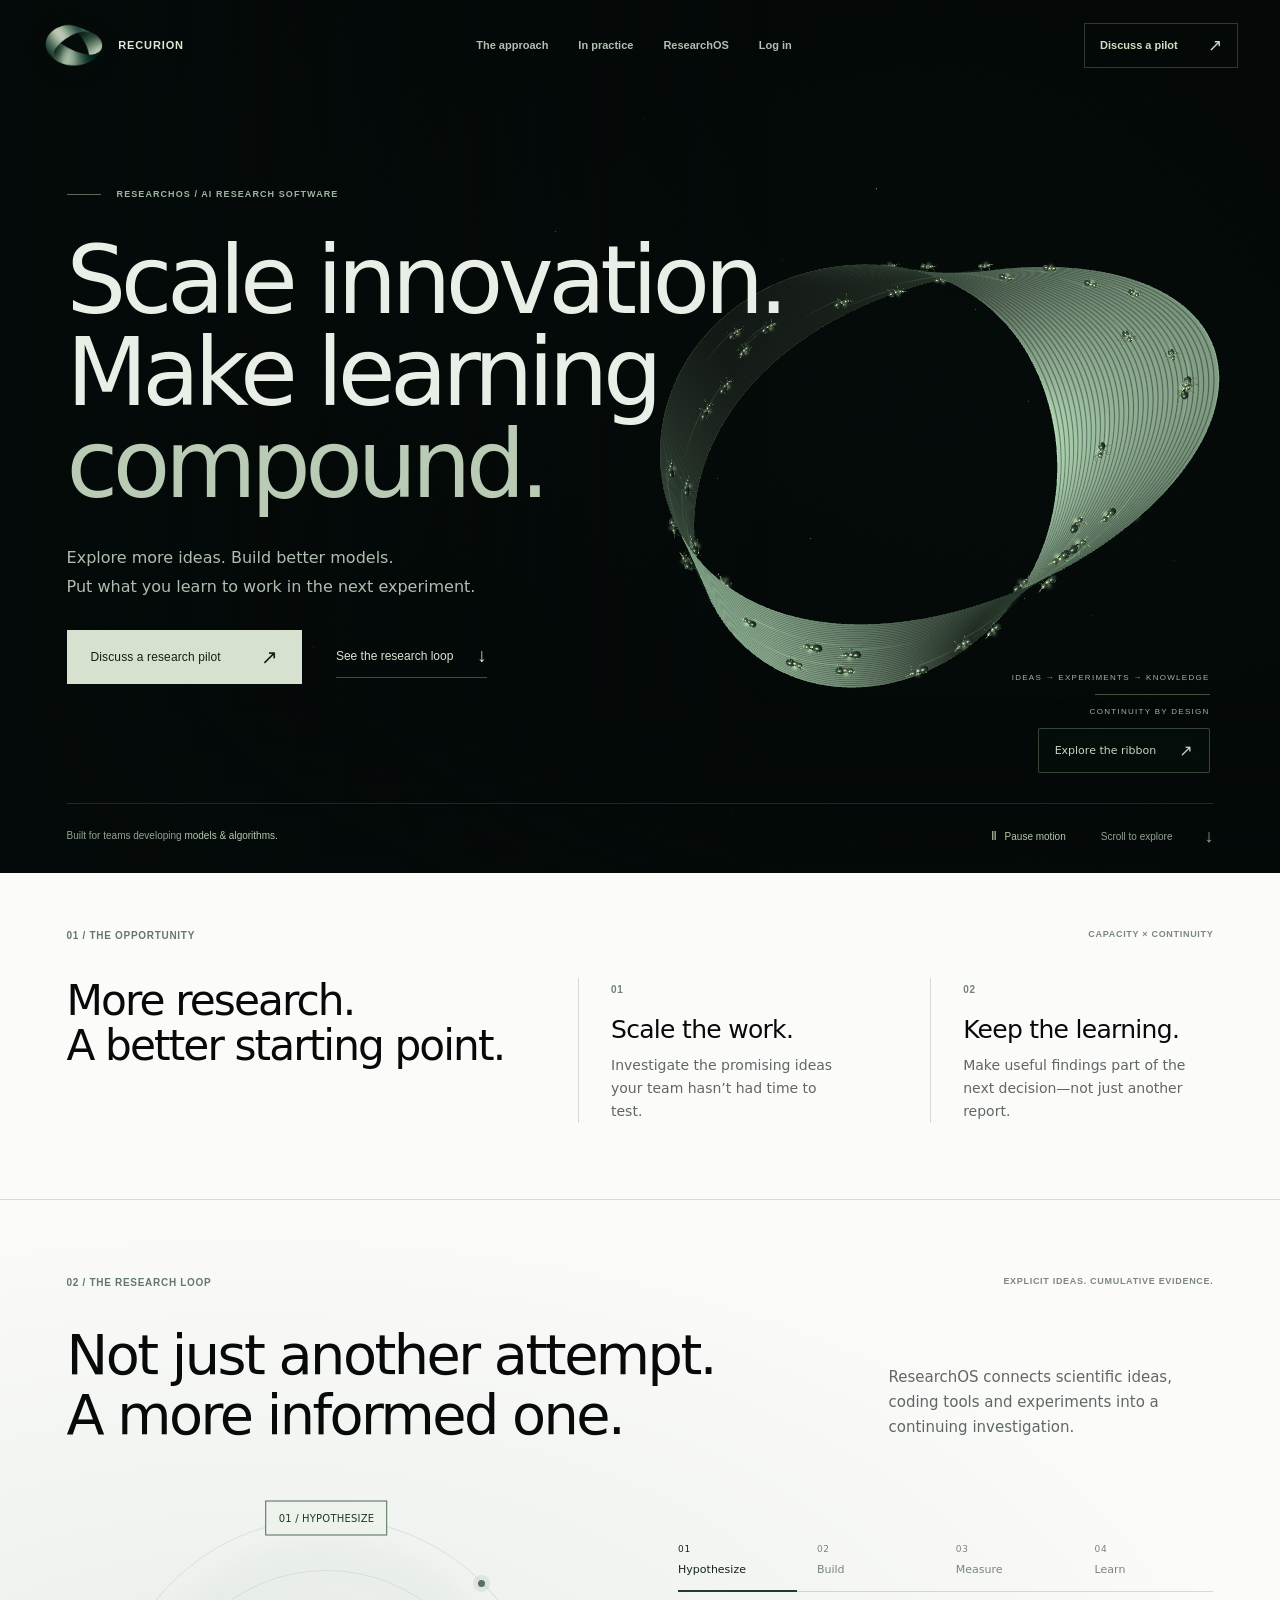
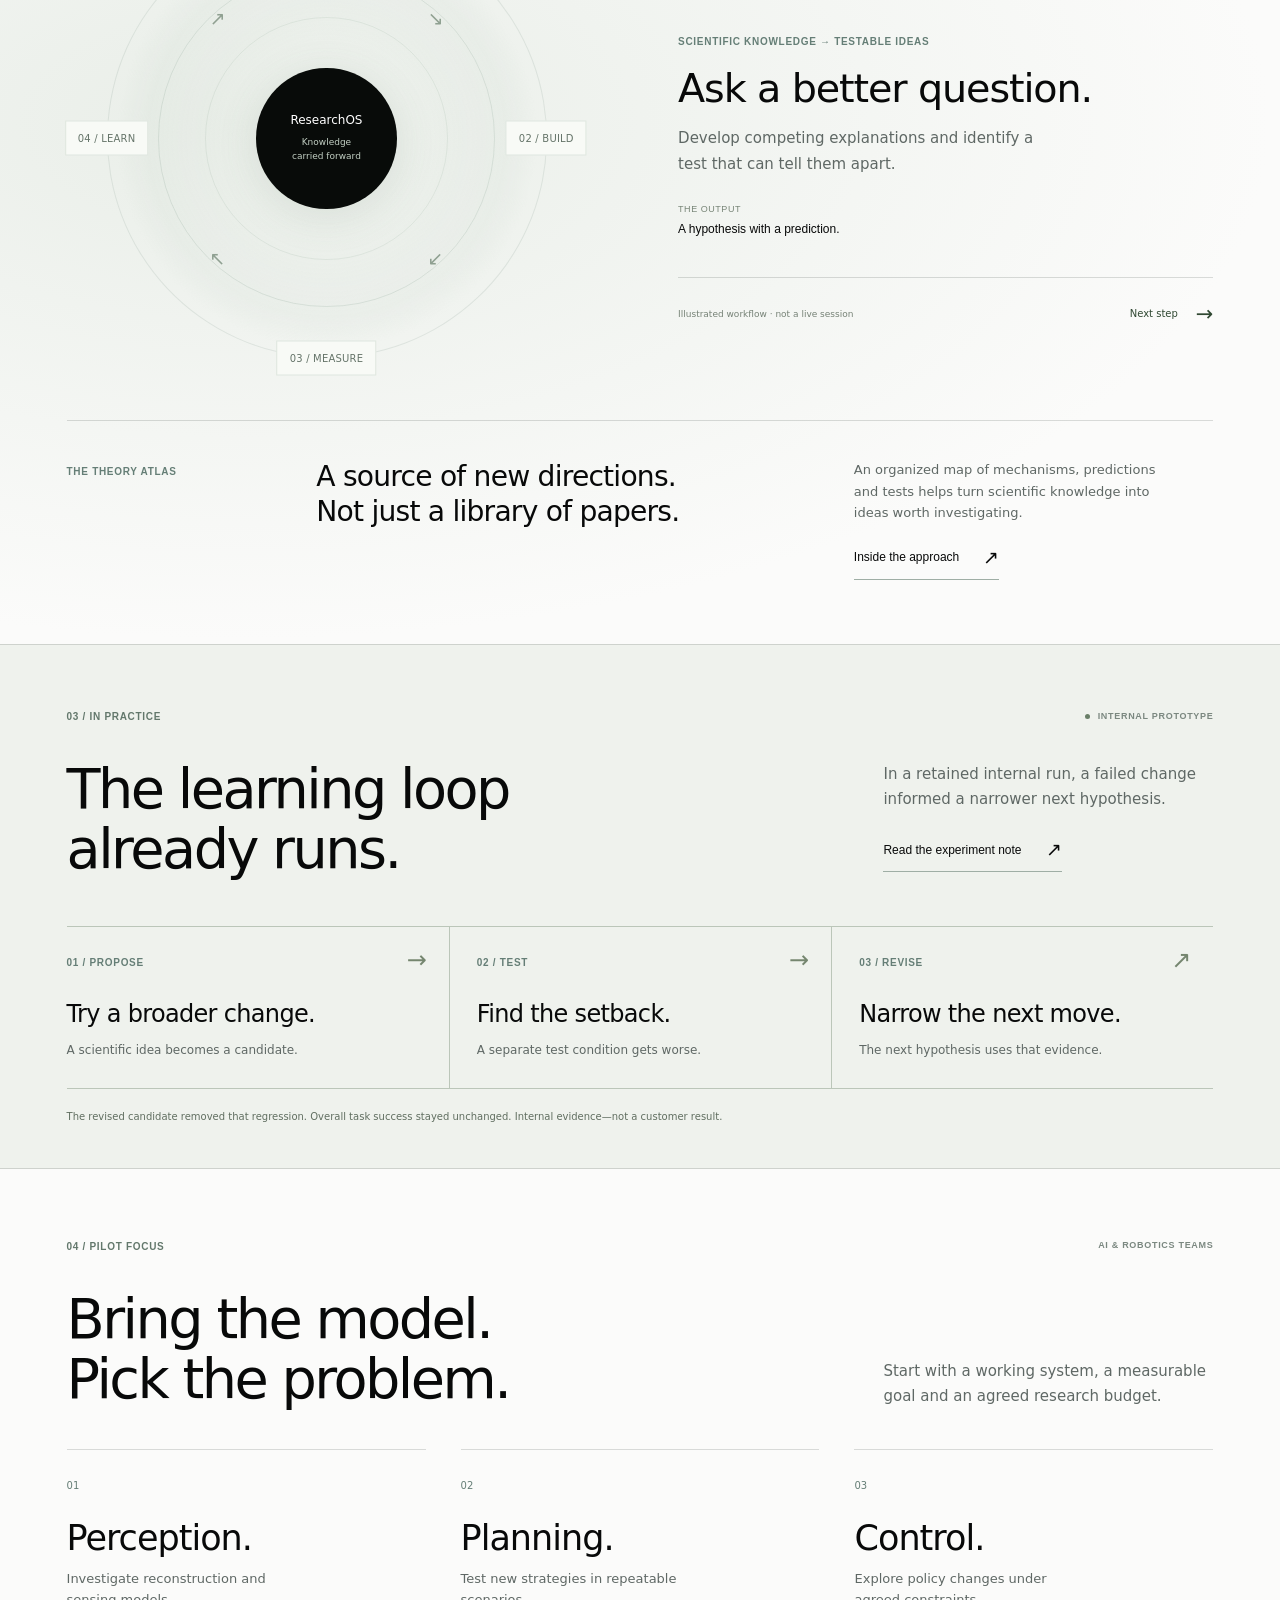
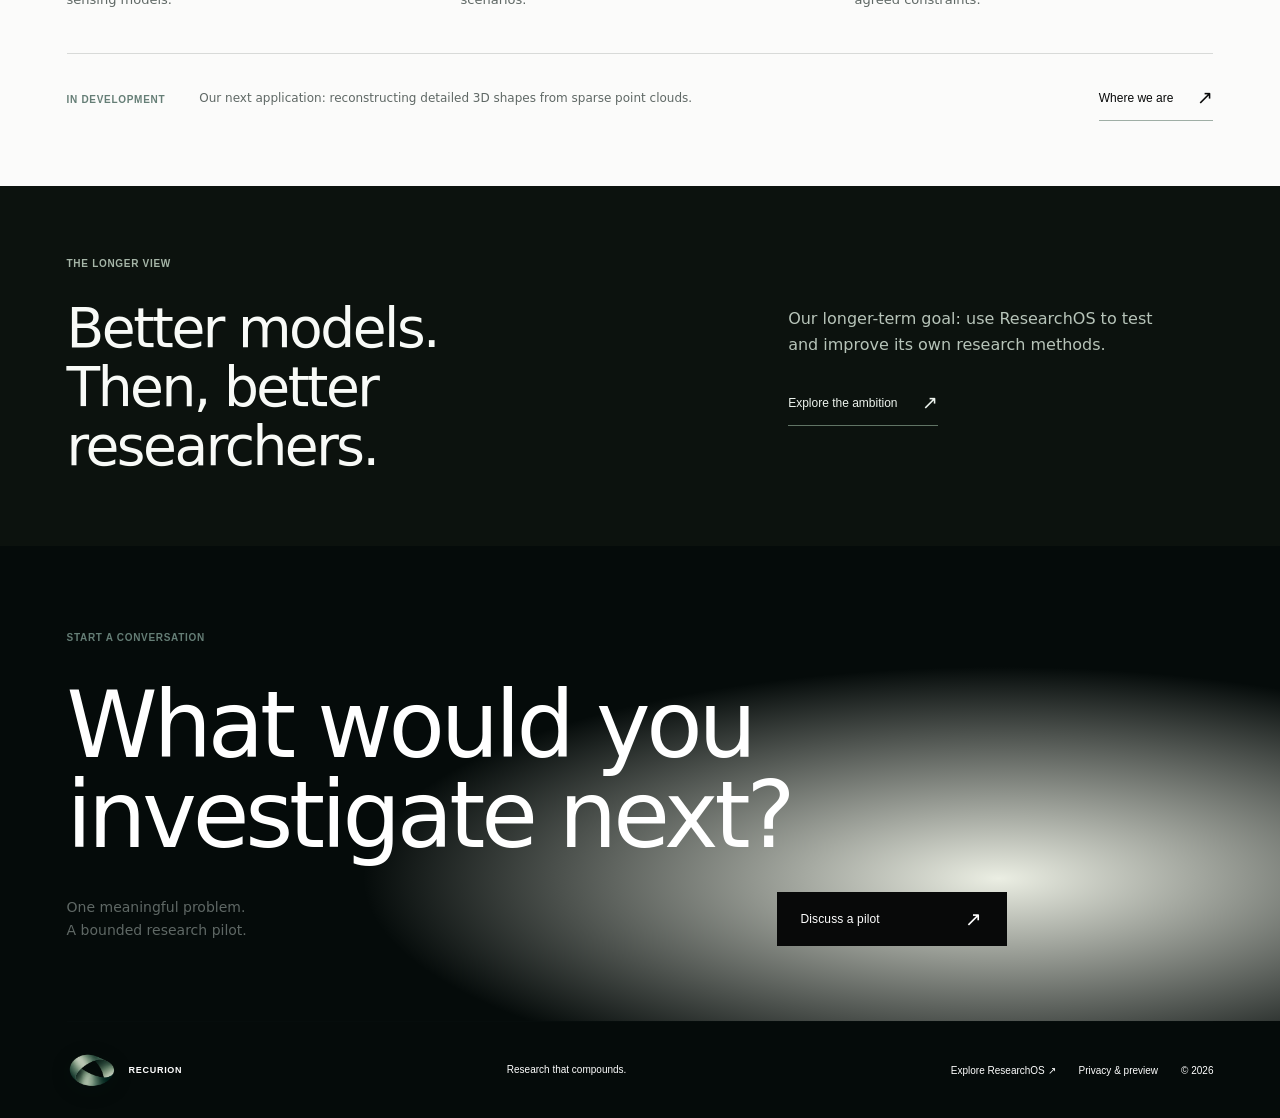
<file: index.html>
<!DOCTYPE html>

<html lang="en"><head><meta charset="utf-8"/><meta content="width=device-width, initial-scale=1" name="viewport"/><meta content="#fbfbfa" name="theme-color"/><meta content="noindex, nofollow" name="robots"/><meta content="ResearchOS by Recurion. AI research software that develops and tests improvements to models and algorithms, and builds on what it learns." name="description"/><meta content="Recurion — Scale innovation. Make learning compound." property="og:title"/><meta content="AI research software for teams developing better models and algorithms." property="og:description"/><meta content="website" property="og:type"/><link href="./assets/recurion-logo-mark.png" rel="icon" type="image/png"/><link href="./styles.css?v=20261006-1" rel="stylesheet"/><title>Recurion — Scale innovation. Make learning compound.</title><style>
/* Approved landing copy + refined, living Möbius visual. */
body.home-route{background:#050b0a}
.hero{min-height:max(830px,97svh);background:#050b0a;color:#e9eee6;padding-top:calc(var(--header) + 98px)}
.hero .grain,.hero .field-canvas{display:none}
.hero-copy{pointer-events:none;max-width:850px}.hero-copy button,.hero-copy a{pointer-events:auto}
.hero h1{font-size:clamp(76px,7.35vw,127px);font-weight:200;max-width:850px;letter-spacing:-.058em;line-height:.98}
.hero h1 span:last-child{color:#b9cbb4}
.hero-label{color:#a2b4a3;letter-spacing:.12em;font-size:9px}.hero-label .small-rule{background:#b4c5ab80}
.hero-deck{color:#afbeb0;font-size:16px;line-height:1.8;max-width:490px}
.hero .button-dark{background:#d6e1cf;color:#102116;border:1px solid #d6e1cf}
.hero .button-dark:hover{background:#eff4e9;color:#102116}
.hero .text-link{color:#dae5d4;border-bottom-color:#78917b80}
.hero-bottom{color:#92a492;border-top-color:#8fab8233}.hero-bottom strong{color:#b4c9ad}.hero .motion-toggle{color:#b4c9ad}
.field-caption{top:auto;bottom:155px;right:5.5%;color:#9db69a;font-size:8px;letter-spacing:.16em}
.field-caption i{background:#94aa8170}
.hero-scene{position:absolute;inset:0;z-index:-2;width:100%;height:100%;border:0;pointer-events:none;background:#050b0a}
.hero-shade{position:absolute;inset:0;z-index:-1;pointer-events:none;background:linear-gradient(90deg,rgba(5,11,10,.92),rgba(5,11,10,.48) 33%,transparent 60%),linear-gradient(0deg,rgba(5,11,10,.5),transparent 20%)}
.scene-launch{position:absolute;right:5.5%;bottom:100px;z-index:2;display:flex;align-items:center;gap:23px;color:#c4d6bc;font-size:11px;border:1px solid #a5c09950;padding:12px 16px;background:#0b1b1044;border-radius:2px;backdrop-filter:blur(5px)}
.scene-launch:hover{border-color:#c3d5b8;background:#12241b}
.scene-launch span{font-size:16px}
body.home-route .site-header{color:#dfe8d9}
body.home-route .primary-nav a{color:#b1c0b3}
body.home-route .header-cta{border-color:#96ad884d;color:#cfddc4}
body.home-route .header-cta:hover{background:#182b1e}
body.home-route .brand-mark i{background:#c2d5b4;box-shadow:0 0 10px #c6dcb038}
body.home-route .menu-button span{background:#d8e3cd}
body.research-route{background:#fbfbfa}
#approach{background:radial-gradient(ellipse at 19% 50%,#e9eee8 0,#fbfbfa 70%)}
.orbital-loop .orbit-traveler{transition:transform 1.0s cubic-bezier(.2,.7,.2,1)}
.scene-dialog{width:100vw;max-width:none;height:100dvh;max-height:none;margin:0;padding:0;border:0;background:#050b0a;overflow:hidden;color:#dbe8d4;position:fixed;inset:0}
.scene-dialog::backdrop{background:#050b0a}
.scene-dialog iframe{width:100%;height:100%;border:0;display:block}
.scene-close{position:absolute;z-index:100;right:24px;top:84px;border:1px solid #a6c19777;color:#deecd3;background:#07150eeb;font-size:11px;padding:12px 16px;border-radius:2px}
.scene-close:hover{background:#203625}.scene-close span{margin-left:20px;font-size:19px}
.scene-dialog-note{position:absolute;top:89px;left:44px;z-index:20;color:#728d78;font-size:8px;letter-spacing:.07em;pointer-events:none}
.scene-dialog h2.sr-only{position:absolute;width:1px;height:1px;overflow:hidden;clip:rect(0,0,0,0)}
@media(min-width:1800px){.hero{min-height:960px}.hero-copy{max-width:940px}.hero h1{font-size:133px}}
@media(max-width:1000px) and (min-width:701px){.hero h1{font-size:clamp(66px,8.5vw,86px)}.hero{padding-top:160px}.hero-copy{max-width:650px}.hero-deck{font-size:14px}.hero-actions{gap:24px}.hero .text-link{font-size:11px}.field-caption{bottom:165px}}
@media(max-width:700px){
 .hero{min-height:1000px;min-height:max(1000px,125svh);padding-top:132px;padding-bottom:100px}
 .hero h1{font-size:clamp(48px,11.8vw,77px);max-width:100%;line-height:1.01}
 .hero-copy{width:100%}.hero-label{font-size:8px;margin-bottom:22px;gap:10px}.hero-label .small-rule{width:20px}
 .hero-deck{font-size:13px;line-height:1.75;margin-top:22px;max-width:100%}.hero-actions{gap:17px;margin-top:22px;flex-wrap:wrap}.hero .button{font-size:11px;min-height:46px;padding:12px 16px;gap:22px}.hero .text-link{font-size:10px;gap:12px}
 .hero-scene{top:470px;height:430px;bottom:auto}.hero-shade{background:linear-gradient(0deg,#050b0a,transparent 25%,transparent 52%,#050b0a 57%)}
 .scene-launch{right:var(--gutter);bottom:108px;padding:10px 13px;font-size:10px}
 .field-caption{left:var(--gutter);right:auto;bottom:112px;align-items:flex-start;font-size:6px;gap:7px;max-width:150px}
 .field-caption i{width:55px}.hero-bottom{font-size:9px;gap:15px;flex-wrap:wrap;bottom:22px}.hero-bottom>p{max-width:190px}.hero .scroll-link{display:none}.hero .motion-toggle{font-size:9px}
 .scene-close{top:77px;right:18px;padding:10px;font-size:10px}.scene-dialog-note{top:89px;left:20px;font-size:6px;max-width:160px}
}
@media(prefers-reduced-motion:reduce){*{scroll-behavior:auto!important}.orbit-traveler{transition:none!important}}
</style></head><body class="home-route"><a class="skip-link" href="#main">Skip to content</a><header class="site-header"><a aria-label="Recurion home" class="brand" href="#top"><span aria-hidden="true" class="brand-mark"><img alt="" src="./assets/recurion-logo-mark.png"/></span><span class="brand-name">Recurion</span></a><nav aria-label="Main navigation" class="primary-nav"><a href="#approach">The approach</a><a href="#in-practice">In practice</a><a href="./research-os.html">ResearchOS</a><a href="./login.html">Log in</a></nav><div class="header-actions"><button class="header-cta" data-open="pilotDialog">Discuss a pilot <span aria-hidden="true">↗</span></button><button aria-controls="menuPanel" aria-expanded="false" aria-label="Open menu" class="menu-button"><span></span><span></span></button></div></header><nav aria-label="Mobile navigation" class="menu-panel" hidden="" id="menuPanel"><a href="#approach">The approach</a><a href="#in-practice">In practice</a><a href="./research-os.html">ResearchOS</a><a href="./login.html">Log in</a><button data-open="pilotDialog">Discuss a pilot <span aria-hidden="true">↗</span></button></nav>
<main id="main">
<section aria-labelledby="hero-title" class="hero" id="top">
<iframe aria-hidden="true" class="hero-scene" id="mobiusHero" tabindex="-1" title="Animated Möbius ribbon and electronic ants"></iframe><div aria-hidden="true" class="hero-shade"></div><div aria-hidden="true" class="grain"></div>
<div class="hero-copy"><p class="eyebrow hero-label"><span class="small-rule"></span>RESEARCHOS / AI RESEARCH SOFTWARE</p>
<h1 id="hero-title"><span>Scale innovation.</span><span>Make learning</span><span>compound.</span></h1>
<p class="hero-deck">Explore more ideas. Build better models.<br/>Put what you learn to work in the next experiment.</p>
<div class="hero-actions"><button class="button button-dark" data-open="pilotDialog">Discuss a research pilot <span aria-hidden="true">↗</span></button><a class="text-link" href="#approach">See the research loop <span aria-hidden="true">↓</span></a></div>
</div>
<p aria-hidden="true" class="field-caption"><span>IDEAS → EXPERIMENTS → KNOWLEDGE</span><i></i>CONTINUITY BY DESIGN</p>
<div class="hero-bottom"><p>Built for teams developing <strong>models &amp; algorithms.</strong></p><button aria-pressed="false" class="motion-toggle" id="motionToggle"><span aria-hidden="true" class="motion-icon">Ⅱ</span><span class="motion-label">Pause motion</span></button><a aria-label="Scroll to the opportunity" class="scroll-link" href="#opportunity">Scroll to explore <span aria-hidden="true">↓</span></a></div>
<button aria-haspopup="dialog" class="scene-launch" data-explore-scene="">Explore the ribbon <span aria-hidden="true">↗</span></button></section>
<section aria-labelledby="opportunity-title" class="opportunity section-shell" id="opportunity">
<div class="section-index"><span>01 / THE OPPORTUNITY</span><span>CAPACITY × CONTINUITY</span></div>
<div class="opportunity-grid"><h2 id="opportunity-title">More research.<br/>A better starting point.</h2><div class="benefit"><span class="mini-index">01</span><h3>Scale the work.</h3><p>Investigate the promising ideas your team hasn’t had time to test.</p></div><div class="benefit"><span class="mini-index">02</span><h3>Keep the learning.</h3><p>Make useful findings part of the next decision—not just another report.</p></div></div>
</section>
<section aria-labelledby="approach-title" class="approach section-shell" id="approach">
<div class="section-index"><span>02 / THE RESEARCH LOOP</span><span>EXPLICIT IDEAS. CUMULATIVE EVIDENCE.</span></div>
<div class="approach-heading"><h2 id="approach-title">Not just another attempt.<br/>A more informed one.</h2><p>ResearchOS connects scientific ideas, coding tools and experiments into a continuing investigation.</p></div>
<div class="loop-workspace">
<div aria-label="Scientific knowledge informs hypotheses, which lead to building, measuring and learning. Evidence feeds the next hypothesis." class="orbital-loop" role="img"><div class="orbit orbit-outer"></div><div class="orbit orbit-middle"></div><div class="orbit orbit-inner"></div><div class="orbit-core"><span>ResearchOS</span><small>Knowledge<br/>carried forward</small></div><span class="orbital-label label-top is-current" data-orbit="0">01 / Hypothesize</span><span class="orbital-label label-right" data-orbit="1">02 / Build</span><span class="orbital-label label-bottom" data-orbit="2">03 / Measure</span><span class="orbital-label label-left" data-orbit="3">04 / Learn</span><i aria-hidden="true" class="orbit-traveler"></i><span aria-hidden="true" class="orbit-direction direction-one">↘</span><span aria-hidden="true" class="orbit-direction direction-two">↙</span><span aria-hidden="true" class="orbit-direction direction-three">↖</span><span aria-hidden="true" class="orbit-direction direction-four">↗</span></div>
<div class="loop-details"><div aria-label="Explore the research steps" class="loop-tabs" role="tablist"><button aria-controls="panel-0" aria-selected="true" data-step="0" id="tab-0" role="tab"><span>01</span>Hypothesize</button><button aria-controls="panel-1" aria-selected="false" data-step="1" id="tab-1" role="tab" tabindex="-1"><span>02</span>Build</button><button aria-controls="panel-2" aria-selected="false" data-step="2" id="tab-2" role="tab" tabindex="-1"><span>03</span>Measure</button><button aria-controls="panel-3" aria-selected="false" data-step="3" id="tab-3" role="tab" tabindex="-1"><span>04</span>Learn</button></div>
<div aria-labelledby="tab-0" class="step-panel" id="panel-0" role="tabpanel" tabindex="0"><p class="eyebrow">SCIENTIFIC KNOWLEDGE → TESTABLE IDEAS</p><h3>Ask a better question.</h3><p>Develop competing explanations and identify a test that can tell them apart.</p><div class="step-output"><span>THE OUTPUT</span><strong>A hypothesis with a prediction.</strong></div></div>
<div aria-labelledby="tab-1" class="step-panel" hidden="" id="panel-1" role="tabpanel" tabindex="0"><p class="eyebrow">AN IDEA → AN ENGINEERING CHANGE</p><h3>Put ideas to work.</h3><p>Coding tools implement approved changes in the model or algorithm you want to improve.</p><div class="step-output"><span>THE OUTPUT</span><strong>A candidate ready to test.</strong></div></div>
<div aria-labelledby="tab-2" class="step-panel" hidden="" id="panel-2" role="tabpanel" tabindex="0"><p class="eyebrow">CONTROLLED EXPERIMENT → EVIDENCE</p><h3>Find out what changed.</h3><p>Compare against an agreed baseline. Preserve the result, its conditions and its limits.</p><div class="step-output"><span>THE OUTPUT</span><strong>Evidence, not just a score.</strong></div></div>
<div aria-labelledby="tab-3" class="step-panel" hidden="" id="panel-3" role="tabpanel" tabindex="0"><p class="eyebrow">EVIDENCE → THE NEXT INVESTIGATION</p><h3>Build on the result.</h3><p>Feed the findings into the next hypothesis—including evidence that challenges the last idea.</p><div class="step-output"><span>THE OUTPUT</span><strong>A more informed next move.</strong></div></div>
<div class="loop-footer"><span>Illustrated workflow · not a live session</span><button aria-label="Explore next research step" class="next-step" id="nextStep">Next step <span aria-hidden="true">→</span></button></div>
</div>
</div>
<div class="atlas-note"><p class="eyebrow">THE THEORY ATLAS</p><h3>A source of new directions.<br/>Not just a library of papers.</h3><div><p>An organized map of mechanisms, predictions and tests helps turn scientific knowledge into ideas worth investigating.</p><a class="text-link" href="./research-os.html#theory">Inside the approach <span aria-hidden="true">↗</span></a></div></div>
</section>
<section aria-labelledby="practice-title" class="practice section-shell" id="in-practice">
<div class="section-index"><span>03 / IN PRACTICE</span><span class="status-label"><i></i>INTERNAL PROTOTYPE</span></div>
<div class="practice-heading"><h2 id="practice-title">The learning loop<br/>already runs.</h2><div><p>In a retained internal run, a failed change informed a narrower next hypothesis.</p><button class="text-link" data-open="caseDialog">Read the experiment note <span aria-hidden="true">↗</span></button></div></div>
<div class="evidence-sequence"><article><span class="eyebrow">01 / PROPOSE</span><h3>Try a broader change.</h3><p>A scientific idea becomes a candidate.</p><span aria-hidden="true" class="sequence-arrow">→</span></article><article><span class="eyebrow">02 / TEST</span><h3>Find the setback.</h3><p>A separate test condition gets worse.</p><span aria-hidden="true" class="sequence-arrow">→</span></article><article><span class="eyebrow">03 / REVISE</span><h3>Narrow the next move.</h3><p>The next hypothesis uses that evidence.</p><span aria-hidden="true" class="sequence-mark">↗</span></article></div>
<p class="evidence-note">The revised candidate removed that regression. Overall task success stayed unchanged. Internal evidence—not a customer result.</p>
</section>
<section aria-labelledby="pilots-title" class="applications section-shell" id="pilots"><div class="section-index"><span>04 / PILOT FOCUS</span><span>AI &amp; ROBOTICS TEAMS</span></div><div class="applications-heading"><h2 id="pilots-title">Bring the model.<br/>Pick the problem.</h2><p>Start with a working system, a measurable goal and an agreed research budget.</p></div><div class="application-grid"><article><span>01</span><h3>Perception.</h3><p>Investigate reconstruction and sensing models.</p></article><article><span>02</span><h3>Planning.</h3><p>Test new strategies in repeatable scenarios.</p></article><article><span>03</span><h3>Control.</h3><p>Explore policy changes under agreed constraints.</p></article></div><div class="pilot-progress"><span class="eyebrow">IN DEVELOPMENT</span><p>Our next application: reconstructing detailed 3D shapes from sparse point clouds.</p><a class="text-link" href="./research-os.html#status">Where we are <span aria-hidden="true">↗</span></a></div></section>
<section aria-labelledby="vision-title" class="vision section-shell"><div><p class="eyebrow">THE LONGER VIEW</p><h2 id="vision-title">Better models.<br/>Then, better researchers.</h2></div><div class="vision-copy"><p>Our longer-term goal: use ResearchOS to test and improve its own research methods.</p><a class="text-link" href="./research-os.html#vision">Explore the ambition <span aria-hidden="true">↗</span></a></div></section>
<section aria-labelledby="contact-title" class="contact section-shell" id="contact"><p class="eyebrow">START A CONVERSATION</p><h2 id="contact-title">What would you<br/>investigate next?</h2><div class="contact-bottom"><p>One meaningful problem.<br/>A bounded research pilot.</p><button class="button button-dark" data-open="pilotDialog">Discuss a pilot <span aria-hidden="true">↗</span></button></div></section>
</main><footer class="site-footer"><a class="brand" href="./index.html#top"><span aria-hidden="true" class="brand-mark"><img alt="" src="./assets/recurion-logo-mark.png"/></span><span class="brand-name">Recurion</span></a><p>Research that compounds.</p><div class="footer-links"><a href="./research-os.html">Explore ResearchOS <span aria-hidden="true">↗</span></a><button data-open="privacyDialog">Privacy &amp; preview</button><span>© 2026</span></div></footer>
<dialog aria-labelledby="pilot-title" class="modal pilot-modal" id="pilotDialog">
<button aria-label="Close pilot brief" class="close-modal">×</button>
<p class="eyebrow">LET’S START WITH ONE PROBLEM</p>
<h2 id="pilot-title">What would you<br/>investigate next?</h2>
<p class="modal-deck">A working model. A meaningful test. A research question worth answering.</p>
<form id="pilotForm">
<div class="form-grid"><label>Your name<input autocomplete="name" maxlength="100" name="name" placeholder="Name" required=""/></label><label>Work email<input autocomplete="email" maxlength="150" name="email" placeholder="you@company.com" required="" type="email"/></label></div>
<label>Company or research team<input autocomplete="organization" maxlength="150" name="team" placeholder="Your team" required=""/></label>
<label>What do you want to improve?<textarea maxlength="2500" name="problem" placeholder="The model or algorithm, the problem, and how you would measure progress." required="" rows="3"></textarea></label>
<div class="form-grid"><label>Research area<select name="area"><option>AI model development</option><option>Robotics / perception</option><option>Planning / control</option><option>Other engineering research</option></select></label><label>Current evaluation<select name="evaluation"><option>We have a repeatable test</option><option>Our evaluation needs work</option><option>We are still exploring</option></select></label></div>
<div class="preview-note"><span class="status-dot"></span><p><strong>Review preview.</strong> Nothing is sent. Download your brief or copy it to share directly. Your answers stay in this tab.</p></div>
<div class="form-actions"><button class="button button-dark" type="submit">Download brief <span aria-hidden="true">↓</span></button><button class="text-button" id="copyBrief" type="button">Copy brief <span aria-hidden="true">↗</span></button></div>
<p class="form-status" id="formStatus" role="status"></p>
</form>
</dialog>
<dialog aria-labelledby="case-title" class="modal case-modal" id="caseDialog">
<button aria-label="Close experiment note" class="close-modal">×</button>
<p class="eyebrow">INTERNAL RESEARCH NOTE · 16 SEPTEMBER 2026</p>
<h2 id="case-title">Evidence changed<br/>the next attempt.</h2>
<p class="modal-deck">A bounded, three-attempt control simulation shows the feedback loop operating.</p>
<ol class="case-list"><li><span>01</span><div><h3>Propose.</h3><p>An initial candidate changed the strategy. Its results were recorded before the next research request.</p></div></li><li><span>02</span><div><h3>Test.</h3><p>A broader change exposed a regression in a separate test condition. That negative finding became part of the next attempt’s scientific context.</p></div></li><li><span>03</span><div><h3>Revise.</h3><p>The next hypothesis restricted where the change applied. The retained report records that the earlier regression disappeared.</p></div></li></ol>
<div class="case-boundary"><h3>What this establishes</h3><p>The retained internal report describes evidence-conditioned hypothesis revision. Overall task success stayed unchanged. This is not a customer result or proof of general productivity gains.</p><p>The report also leaves a separate mechanism-validation gate unresolved. The live run was not re-executed for this website.</p></div>
<p class="source-note">Source: ResearchOS internal L6 report, fourth occurrence, 16 September 2026. This is a summary of the retained report, not a live run.</p>
</dialog>
<dialog aria-labelledby="privacy-title" class="modal small-modal" id="privacyDialog"><button aria-label="Close privacy information" class="close-modal">×</button><p class="eyebrow">ABOUT THIS REVIEW</p><h2 id="privacy-title">A working preview.<br/>No hidden collection.</h2><p>This preview has no analytics, advertising trackers, cookies or third-party fonts. Its pilot form does not submit information to a server.</p><p>Briefs are created in your browser. Closing or refreshing the tab ends this temporary session. The hosting provider may still process ordinary request logs.</p><p>A verified contact destination and final company legal details must be added before a public commercial launch.</p></dialog>
<dialog aria-labelledby="sceneTitle" class="scene-dialog" id="sceneDialog"><h2 class="sr-only" id="sceneTitle">Explore the Möbius ribbon</h2><p class="scene-dialog-note">INTERACTIVE GEOMETRY · NOT A LIVE RESEARCHOS RUN</p><button aria-label="Close simulation and return to website" class="scene-close" id="closeScene">Back to website <span aria-hidden="true">×</span></button></dialog><script id="sceneSource" type="application/octet-stream">[base64]/[base64]/[base64]/[base64]/[base64]/[base64]/[base64]</script><script src="./script.js"></script></body></html>
</file>
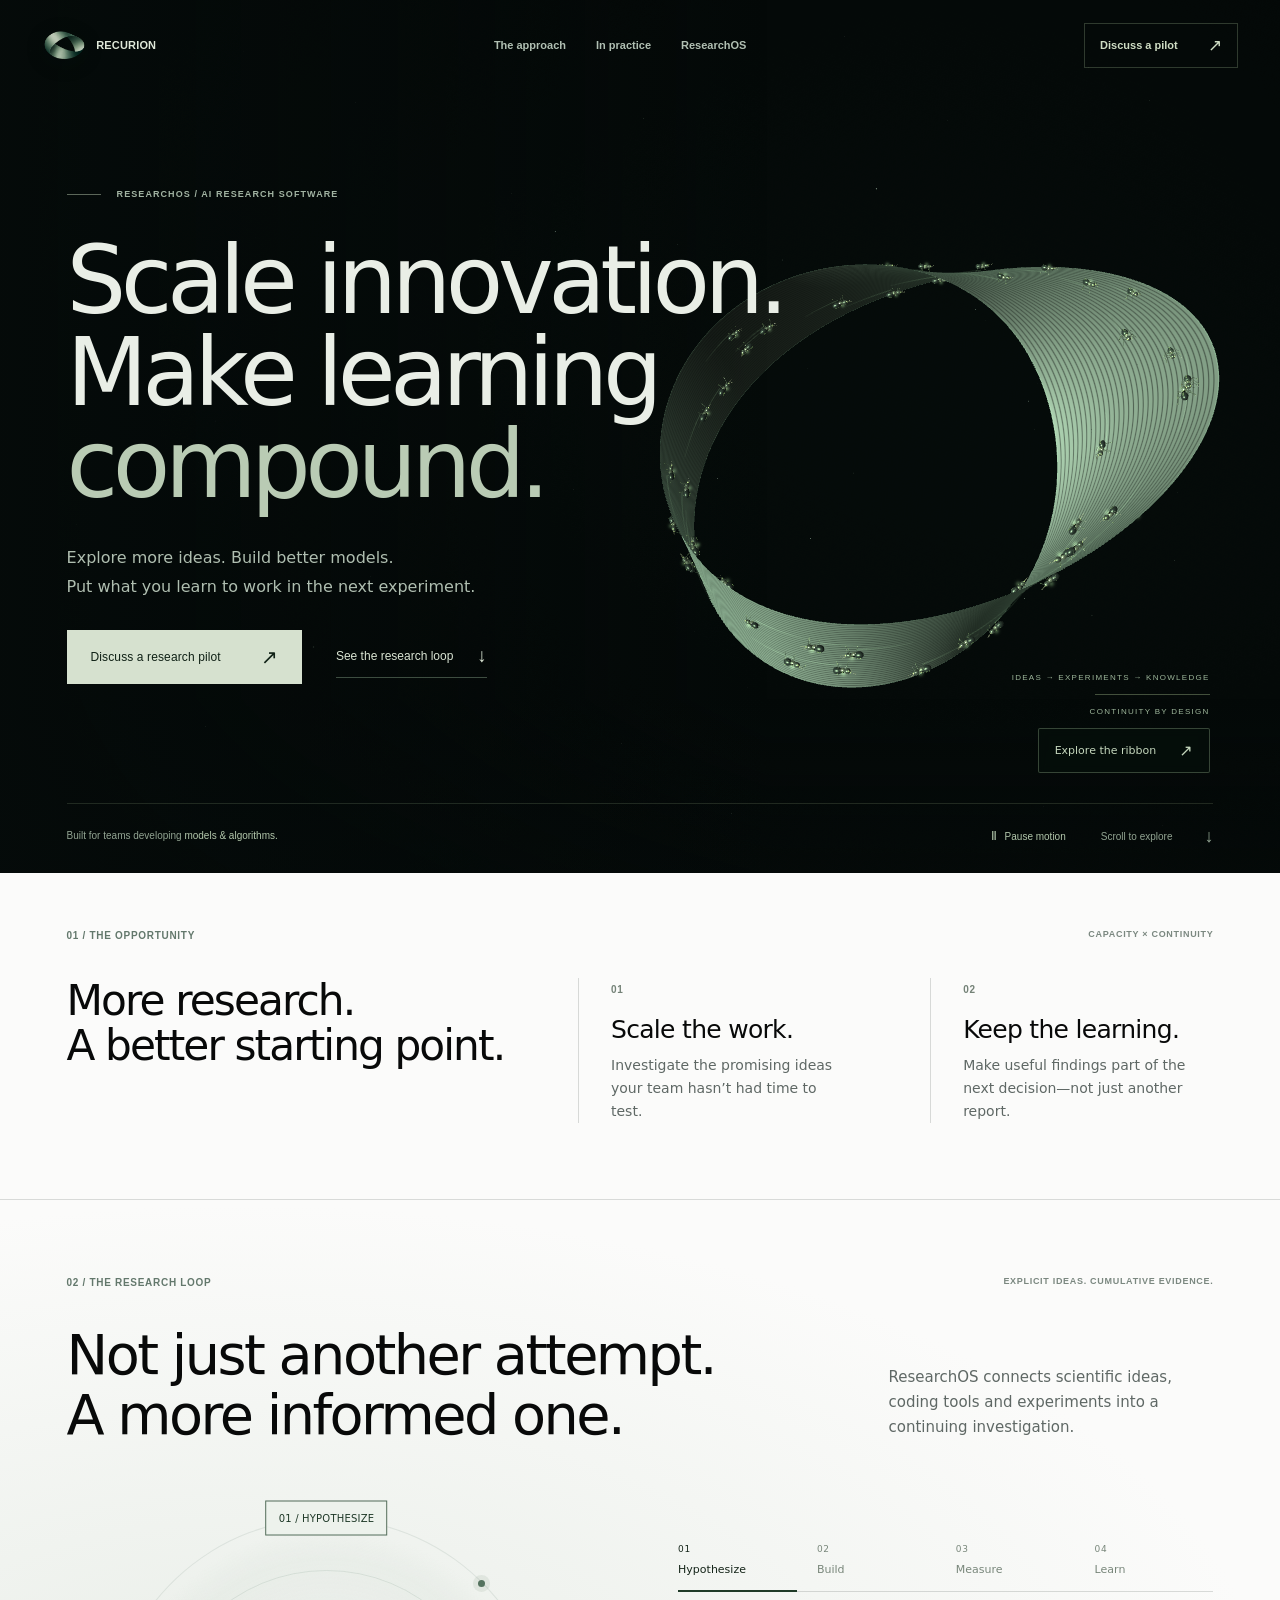
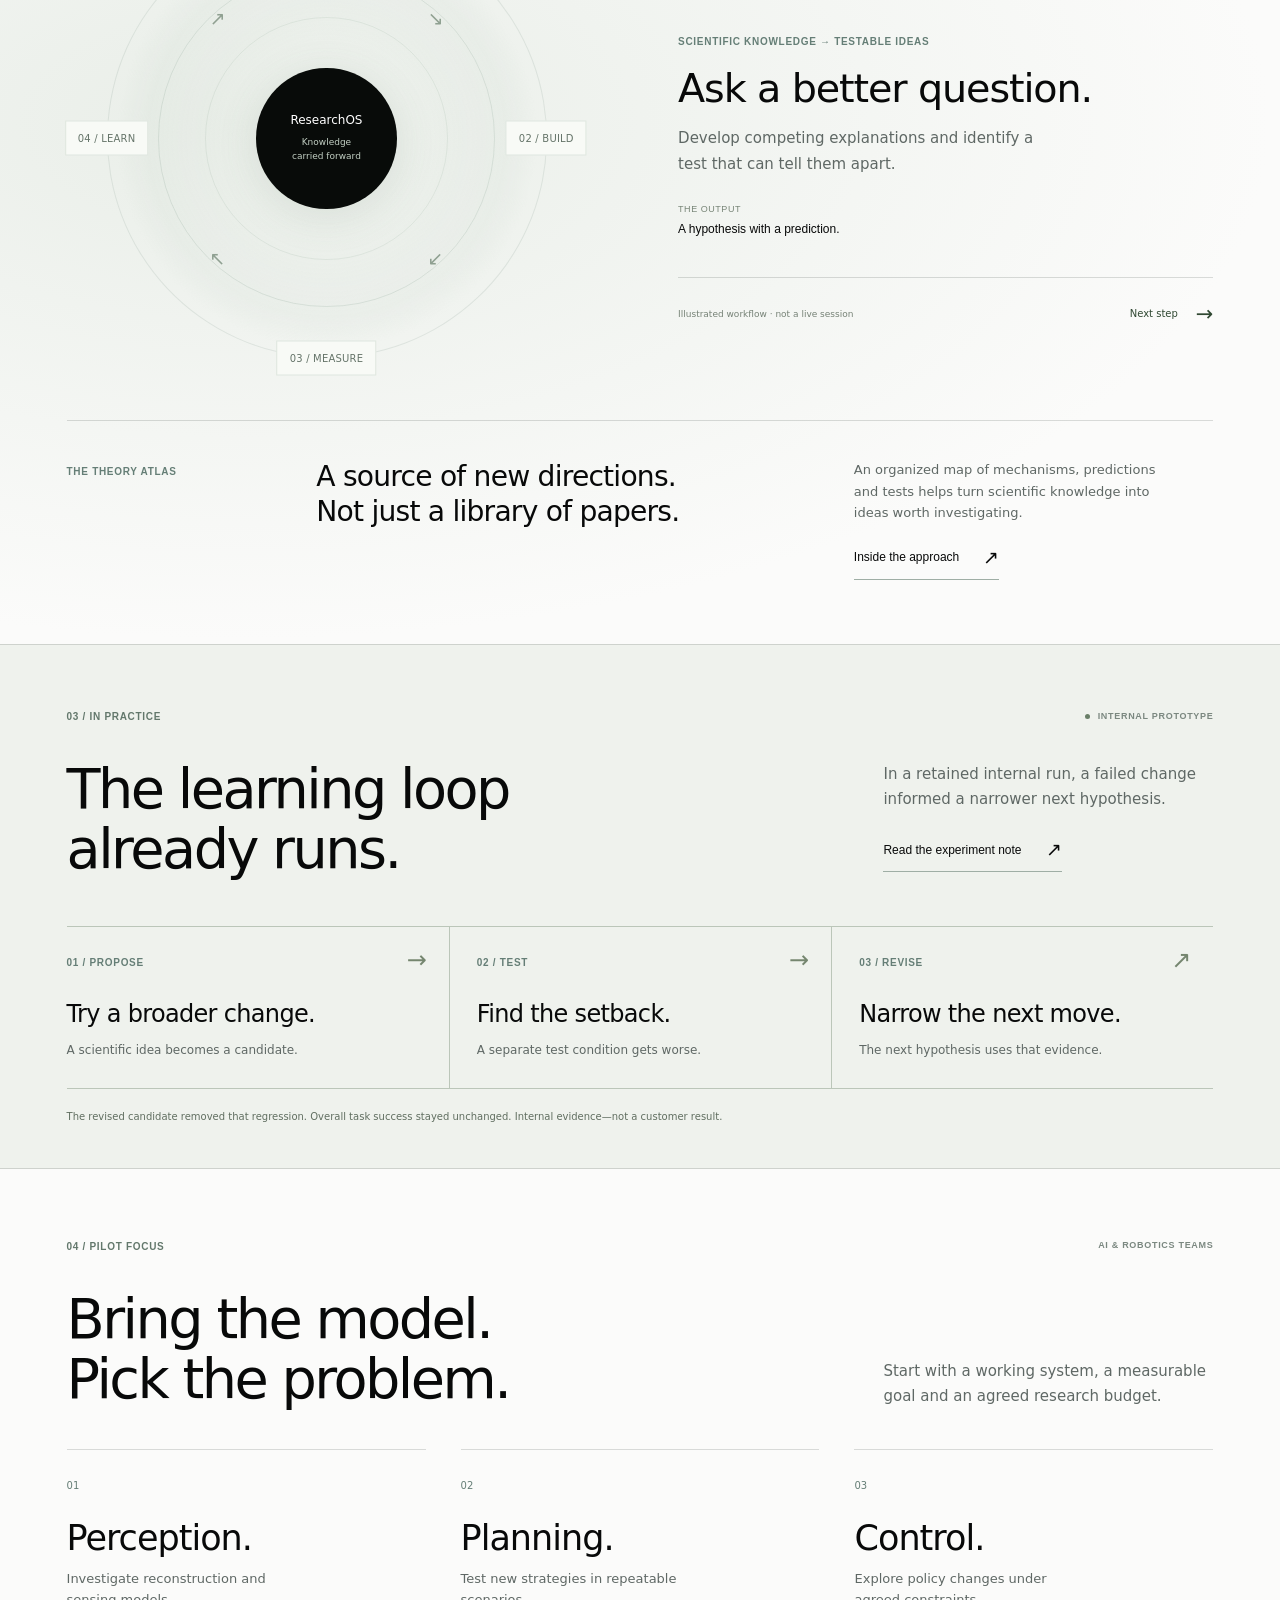
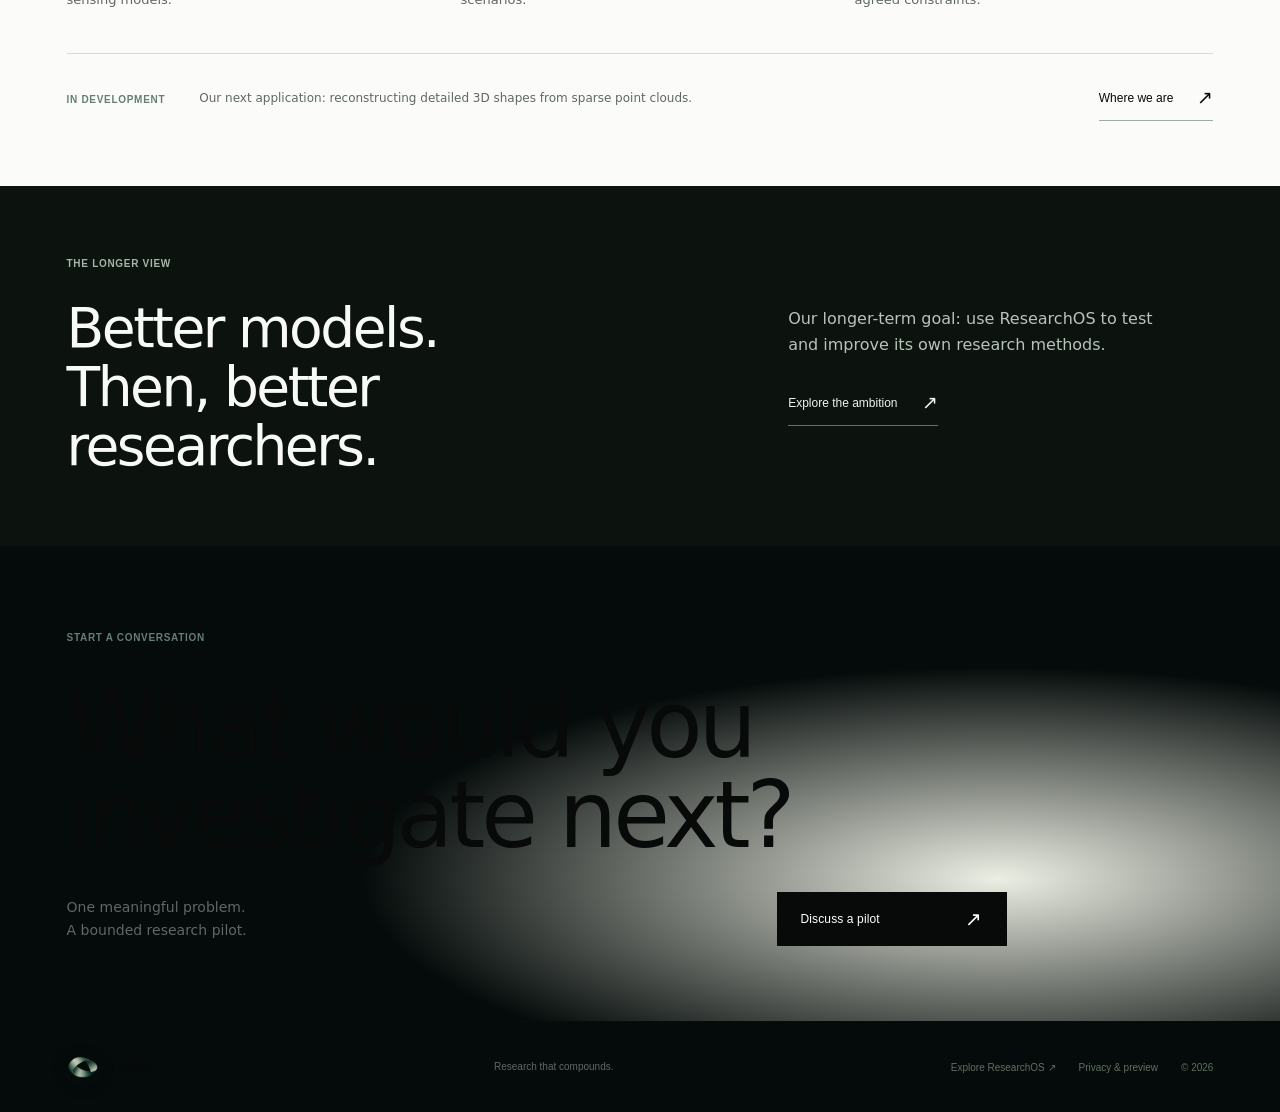
<file: preview.html>
<!DOCTYPE html>

<html lang="en"><head><meta charset="utf-8"/><meta content="width=device-width, initial-scale=1" name="viewport"/><meta content="#fbfbfa" name="theme-color"/><meta content="noindex, nofollow" name="robots"/><meta content="ResearchOS by Recurion. AI research software that develops and tests improvements to models and algorithms, and builds on what it learns." name="description"/><meta content="Recurion — Scale innovation. Make learning compound." property="og:title"/><meta content="AI research software for teams developing better models and algorithms." property="og:description"/><meta content="website" property="og:type"/><link href="data:image/svg+xml,%3Csvg%20xmlns%3D%22http%3A//www.w3.org/2000/svg%22%20viewBox%3D%220%200%2064%2064%22%3E%3Crect%20width%3D%2264%22%20height%3D%2264%22%20rx%3D%2216%22%20fill%3D%22%23fbfbfa%22/%3E%3Cellipse%20cx%3D%2232%22%20cy%3D%2232%22%20rx%3D%2227%22%20ry%3D%2214%22%20transform%3D%22rotate%28-33%2032%2032%29%22%20fill%3D%22none%22%20stroke%3D%22%2382928c%22%20stroke-width%3D%221.5%22/%3E%3Cellipse%20cx%3D%2232%22%20cy%3D%2232%22%20rx%3D%2222%22%20ry%3D%2212%22%20transform%3D%22rotate%28-33%2032%2032%29%22%20fill%3D%22none%22%20stroke%3D%22%23c6cdca%22/%3E%3Ccircle%20cx%3D%2232%22%20cy%3D%2232%22%20r%3D%229%22%20fill%3D%22%23050505%22/%3E%3C/svg%3E" rel="icon" type="image/png"/><style>:root{--ink:#080909;--muted:#5f6865;--accent:#657e76;--paper:#fbfbfa;--line:rgba(15,28,23,.15);--font:Inter,ui-sans-serif,system-ui,-apple-system,BlinkMacSystemFont,"Segoe UI","Helvetica Neue",Arial,sans-serif;--ui:"Avenir Next",Inter,"Helvetica Neue",Arial,sans-serif;--gutter:clamp(24px,5.2vw,96px);--header:90px;color-scheme:light;font-family:var(--font)}
*{box-sizing:border-box}html{scroll-behavior:smooth;scroll-padding-top:105px}body{margin:0;min-width:320px;background:var(--paper);color:var(--ink);-webkit-font-smoothing:antialiased}body:has(dialog[open]){overflow:hidden}a{color:inherit;text-decoration:none}button,input,select,textarea{font:inherit}button{color:inherit;cursor:pointer}button,a,input,select,textarea,summary{-webkit-tap-highlight-color:transparent}button:focus-visible,a:focus-visible,summary:focus-visible{outline:2px solid var(--accent);outline-offset:6px}button{border:0;background:none}p{margin:0}h1,h2,h3{margin:0;font-weight:200}h2{font-size:clamp(35px,4.35vw,66px);line-height:1.07;letter-spacing:-.045em}h3{letter-spacing:-.028em}p{line-height:1.65}::selection{background:#d1dcd6;color:#000}[hidden]{display:none!important}.section-shell{padding-inline:var(--gutter)}.skip-link{position:fixed;left:24px;top:-90px;z-index:100;background:var(--ink);color:white;padding:14px}.skip-link:focus{top:12px}
.site-header{position:absolute;top:0;left:0;right:0;z-index:20;min-height:var(--header);display:flex;align-items:center;justify-content:space-between;gap:36px;padding:17px clamp(22px,3.3vw,64px)}.brand{display:inline-flex;align-items:center;gap:9px;white-space:nowrap;font-family:var(--ui);font-size:11px;letter-spacing:.015em;font-weight:650;text-transform:uppercase}.brand-mark{position:relative;width:45px;height:45px;display:grid;place-items:center;flex-shrink:0}.brand-mark:before,.brand-mark:after{content:"";position:absolute;inset:4px;border:1px solid #bac4bf;border-radius:50%;transform:rotate(40deg) scaleX(.65)}.brand-mark:after{inset:0;border-color:#d6deda;transform:rotate(40deg) scaleX(.65)}.brand-mark i{width:11px;height:11px;background:var(--ink);border-radius:50%;box-shadow:0 0 9px #7c8b8270}.primary-nav{display:flex;gap:30px;align-items:center;margin-left:auto;margin-right:auto}.primary-nav a,.header-cta,.menu-panel a,.menu-panel button{font-family:var(--ui);font-size:11px;font-weight:550}.primary-nav a{padding-block:9px;position:relative;color:#555d59}.primary-nav a:after{content:"";position:absolute;height:1px;background:currentColor;bottom:2px;left:0;right:0;transform:scaleX(0);transform-origin:left;transition:transform .25s}.primary-nav a:hover:after,.primary-nav a[aria-current]:after{transform:scaleX(1)}.header-actions{display:flex;align-items:center;gap:28px}.header-cta{padding:11px 15px;border:1px solid #aebbb6;display:flex;align-items:center;gap:30px;transition:background .2s}.header-cta:hover{background:#e7ede9}.header-cta span{font-size:17px}.menu-button{display:none;width:30px;height:32px;padding:5px 0;align-content:center;gap:6px}.menu-button span{display:block;height:1px;width:26px;background:var(--ink);transition:transform .2s}.menu-button[aria-expanded=true] span:first-child{transform:translateY(3.5px) rotate(45deg)}.menu-button[aria-expanded=true] span:last-child{transform:translateY(-3.5px) rotate(-45deg)}.menu-panel{position:absolute;z-index:19;top:78px;right:20px;left:20px;padding:10px 20px;background:#fbfbfaf5;backdrop-filter:blur(18px);border:1px solid var(--line)}.menu-panel a,.menu-panel button{display:flex;justify-content:space-between;width:100%;padding:19px 0;border-bottom:1px solid var(--line);text-align:left;font-size:15px}.menu-panel button{border-bottom:0}.eyebrow,.section-index,.mini-index{font-family:var(--ui);font-size:10px;font-weight:550;line-height:1.5;letter-spacing:.07em;text-transform:uppercase}.eyebrow{color:var(--accent)}
.hero{position:relative;isolation:isolate;min-height:900px;min-height:max(840px,96svh);padding:calc(var(--header) + 76px) var(--gutter) 130px;overflow:hidden;background:radial-gradient(ellipse at 87% 61%,#dde6df 0,transparent 43%),linear-gradient(130deg,#fbfbfa 30%,#fff 65%,#f3f5ee)}.field-canvas,.grain{position:absolute;inset:0;z-index:-1;pointer-events:none;width:100%;height:100%}.grain{opacity:.16;background-image:linear-gradient(#33333309 1px,transparent 1px),linear-gradient(90deg,#33333309 1px,transparent 1px);background-size:35px 35px;mask-image:linear-gradient(140deg,transparent 20%,#000)}.hero-copy{position:relative;z-index:1;max-width:1100px}.hero-label{display:flex;gap:16px;align-items:center;margin-bottom:33px;color:#586860}.small-rule{width:34px;height:1px;display:inline-block;background:var(--ink)}.hero h1{font-size:clamp(76px,8.8vw,151px);font-weight:100;line-height:.95;letter-spacing:-.055em;max-width:1090px}.hero h1 span{display:block}.hero h1 span:last-child{color:#637c71}.hero-deck{margin-top:33px;font-size:17px;line-height:1.65;max-width:485px;color:#3c4941}.hero-actions{display:flex;align-items:center;gap:34px;margin-top:28px}.button{min-height:52px;display:inline-flex;justify-content:space-between;align-items:center;gap:40px;padding:16px 23px;font-family:var(--ui);font-size:12px;font-weight:500;letter-spacing:.01em;transition:background .2s,transform .2s;border:1px solid transparent}.button-dark{background:var(--ink);color:#fff}.button-dark:hover{background:#30463b;transform:translateY(-2px)}.button span{font-size:20px;line-height:1}.text-link{display:inline-flex;gap:24px;align-items:center;border:0;background:transparent;padding:8px 0;border-bottom:1px solid #9faea5;font-family:var(--ui);font-size:12px;font-weight:500;width:max-content;max-width:100%;line-height:1.4;transition:color .2s,border-color .2s}.text-link span{font-size:19px}.text-link:hover{color:var(--accent);border-color:var(--ink)}.field-caption{position:absolute;right:7%;top:72%;font-size:9px;letter-spacing:.11em;color:#687a70;text-transform:uppercase;font-family:var(--ui);display:flex;flex-direction:column;align-items:flex-end;gap:10px}.field-caption i{display:block;width:115px;height:1px;background:#9bad9e}.hero-bottom{position:absolute;bottom:25px;left:var(--gutter);right:var(--gutter);border-top:1px solid var(--line);padding-top:20px;display:flex;align-items:center;justify-content:space-between;gap:30px;font-family:var(--ui);font-size:10px;color:#5b685f}.hero-bottom strong{font-weight:500;color:#303b34}.motion-toggle{display:flex;align-items:center;gap:8px;font-size:10px;padding:5px;color:#5b685f;margin-left:auto}.motion-icon{font-size:12px}.scroll-link{display:flex;gap:32px;align-items:center}.scroll-link span{font-size:18px}
.section-index{display:flex;justify-content:space-between;gap:24px;color:#63786c;padding-bottom:35px}.section-index span+span{color:#7b8880;font-size:9px}.opportunity{padding-top:55px;padding-bottom:76px;border-bottom:1px solid var(--line);background:#fbfbfa}.opportunity-grid{display:grid;grid-template-columns:1.25fr .8fr .8fr;gap:6%}.opportunity h2{font-size:clamp(33px,3.3vw,49px)}.benefit{border-left:1px solid var(--line);padding-left:32px}.mini-index{color:#748277}.benefit h3{font-size:25px;font-weight:350;margin:18px 0 10px}.benefit p{font-size:14px;max-width:26ch;color:var(--muted)}
.approach{padding-top:75px;padding-bottom:64px;background:radial-gradient(ellipse at 19% 50%,#e9eee8 0,transparent 44%)}.approach-heading{display:flex;justify-content:space-between;align-items:flex-end;gap:70px}.approach-heading>p{font-size:15px;max-width:325px;color:var(--muted);padding-bottom:5px}.loop-workspace{display:grid;grid-template-columns:1fr 1.03fr;gap:8%;align-items:center;margin-top:60px;margin-bottom:48px}.orbital-loop{position:relative;aspect-ratio:1;margin:auto;isolation:isolate;width:90%;max-width:470px;min-width:0;--travel-rotation:0deg}.orbit{position:absolute;border:1px solid #7c93862b;border-radius:50%;pointer-events:none}.orbit-outer{inset:3%;transform:rotate(-32deg);background:radial-gradient(circle,transparent 25%,#adc0b316 58%,transparent 68%)}.orbit-middle{inset:14%;border-color:#8fa39838}.orbit-inner{inset:24%;border-color:#899e9026}.orbit-core{position:absolute;inset:35%;border-radius:50%;display:flex;align-items:center;justify-content:center;flex-direction:column;gap:9px;background:#080b09;color:white;box-shadow:0 8px 40px #546f5822;font-size:12px}.orbit-core span{font-weight:450}.orbit-core small{color:#c3d0c4;font-size:9px;text-align:center;line-height:1.5}.orbital-label{position:absolute;z-index:2;background:#f8faf6;padding:11px 12px;border:1px solid #afc0b356;color:#657469;font-size:10px;font-weight:500;text-transform:uppercase;letter-spacing:.02em;transition:background .2s,color .2s,border-color .2s;white-space:nowrap}.orbital-label.is-current{border-color:#536d5a;color:#1e3827;background:#edf2ec}.label-top{left:50%;top:3%;transform:translate(-50%,-50%)}.label-right{right:3%;top:50%;transform:translate(50%,-50%)}.label-bottom{bottom:3%;left:50%;transform:translate(-50%,50%)}.label-left{left:3%;top:50%;transform:translate(-50%,-50%)}.orbit-traveler{position:absolute;inset:3%;transform:rotate(var(--travel-rotation));transition:transform .65s cubic-bezier(.2,.7,.2,1);pointer-events:none}.orbit-traveler:after{content:"";width:7px;height:7px;background:#54725e;border-radius:50%;position:absolute;top:14%;right:14%;box-shadow:0 0 0 5px #718a7320}.orbit-direction{position:absolute;font-size:19px;font-weight:200;color:#8fa091}.direction-one{right:25%;top:22%}.direction-two{right:25%;bottom:22%}.direction-three{left:25%;bottom:22%}.direction-four{left:25%;top:22%}.loop-details{min-width:0}.loop-tabs{display:flex;width:100%;border-bottom:1px solid var(--line);gap:20px}.loop-tabs button{padding:0 0 15px;position:relative;text-align:left;font-size:11px;color:#78867a;flex:1}.loop-tabs button span{display:block;font-size:9px;margin-bottom:9px;letter-spacing:.08em}.loop-tabs button[aria-selected=true]{color:#152519}.loop-tabs button[aria-selected=true]:after{content:"";height:2px;position:absolute;bottom:-1px;left:0;right:0;background:#203b28}.step-panel{padding-top:42px;min-height:285px}.step-panel h3{font-size:clamp(26px,3.1vw,46px);font-weight:250;margin:18px 0 17px;line-height:1.07}.step-panel>p:not(.eyebrow){max-width:360px;font-size:15px;line-height:1.7;color:var(--muted)}.step-output{display:flex;flex-direction:column;gap:8px;padding-top:27px;font-family:var(--ui)}.step-output>span{font-size:9px;color:#788577;letter-spacing:.06em}.step-output strong{font-size:12px;font-weight:450}.loop-footer{border-top:1px solid var(--line);padding-top:17px;display:flex;justify-content:space-between;align-items:center;gap:18px;font-size:9px;color:#768276}.next-step{padding:7px 0;white-space:nowrap;font-size:10px;color:#304832;display:flex;align-items:center;gap:18px}.next-step span{font-size:21px}.atlas-note{border-top:1px solid var(--line);padding-top:38px;display:grid;grid-template-columns:.6fr 1.4fr 1fr;gap:34px;align-items:start}.atlas-note>p{padding-top:5px}.atlas-note h3{font-size:clamp(22px,2.2vw,32px);font-weight:300;line-height:1.25}.atlas-note>div>p{font-size:13px;max-width:37ch;color:var(--muted)}.atlas-note .text-link{margin-top:13px}
.practice{background:#eff2ed;padding-top:64px;padding-bottom:43px;border-block:1px solid var(--line)}.status-label{display:flex;align-items:center;gap:8px}.status-label i,.status-dot{display:inline-block;width:5px;height:5px;border-radius:50%;background:#697f68}.practice-heading{display:flex;justify-content:space-between;gap:70px;align-items:end}.practice-heading>div{max-width:330px;padding-bottom:6px}.practice-heading p{font-size:15px;color:var(--muted)}.practice-heading .text-link{margin-top:17px}.evidence-sequence{margin-top:48px;display:grid;grid-template-columns:repeat(3,1fr);border-top:1px solid #bbc6b9;border-bottom:1px solid #bbc6b9}.evidence-sequence article{position:relative;padding:24px 50px 27px 0}.evidence-sequence article+article{padding-left:27px;border-left:1px solid #bbc6b9}.evidence-sequence h3{font-size:24px;font-weight:350;line-height:1.2;margin:30px 0 12px}.evidence-sequence p{font-size:12px;color:var(--muted)}.sequence-arrow,.sequence-mark{position:absolute;right:22px;top:19px;font-size:24px;font-weight:200;color:#75866f}.evidence-note{font-size:10px;color:#606e60;margin-top:20px;max-width:810px}.applications{padding-top:70px;padding-bottom:65px;background:#fbfbfa}.applications-heading{display:flex;align-items:end;justify-content:space-between;gap:70px}.applications-heading>p{font-size:15px;color:var(--muted);max-width:330px}.application-grid{margin-top:40px;display:grid;grid-template-columns:repeat(3,1fr);gap:35px}.application-grid article{padding-top:24px;border-top:1px solid var(--line)}.application-grid article>span{font-size:10px;color:var(--accent)}.application-grid h3{font-size:35px;font-weight:250;margin:25px 0 10px}.application-grid p{font-size:13px;color:var(--muted);max-width:29ch}.pilot-progress{margin-top:43px;display:flex;align-items:center;gap:34px;border-top:1px solid var(--line);padding-top:23px}.pilot-progress>p{font-size:12px;color:var(--muted);max-width:520px}.pilot-progress>.text-link{margin-left:auto;white-space:nowrap}
.vision{padding-block:70px;background:#0c120e;color:#f8faf7;display:grid;grid-template-columns:1.4fr 1fr;gap:11%;align-items:center;position:relative;overflow:hidden}.vision .eyebrow{color:#a5b5a7;margin-bottom:28px}.vision h2{font-size:clamp(35px,4.3vw,64px)}.vision-copy{max-width:370px}.vision-copy p{color:#b7c4b9;font-size:16px}.vision-copy p+p{font-size:13px;margin-top:20px}.vision .text-link{color:#edf3ed;border-color:#617465;margin-top:24px}.contact{padding-top:84px;padding-bottom:75px;background:radial-gradient(ellipse at 78% 70%,#ebeee3 0,transparent 45%)}.contact h2{margin-top:35px;font-size:clamp(54px,7.2vw,110px);line-height:.98;font-weight:150}.contact-bottom{display:flex;align-items:center;justify-content:space-between;gap:40px;margin-top:32px;max-width:940px}.contact-bottom p{font-size:14px;color:var(--muted)}.contact .button{min-width:230px}.site-footer{margin-inline:var(--gutter);padding-block:29px;border-top:1px solid var(--line);display:flex;gap:35px;justify-content:space-between;align-items:center;font-family:var(--ui)}.site-footer .brand{font-size:9px}.site-footer .brand-mark{width:32px;height:32px}.site-footer .brand-mark i{width:8px;height:8px}.site-footer>p{font-size:10px;color:var(--muted)}.footer-links{display:flex;align-items:center;gap:23px;font-size:10px;color:#5f6f63}.footer-links button{font-size:inherit;padding:0}.footer-links a:hover,.footer-links button:hover{color:var(--ink)}
.modal{background:#fbfbfa;color:var(--ink);border:1px solid var(--line);padding:50px;width:min(670px,calc(100% - 32px));max-height:calc(100svh - 40px);overflow:auto}.modal::backdrop{background:#09120dc2;backdrop-filter:blur(8px)}.modal h2{font-size:clamp(31px,4vw,50px);margin:20px 0 18px}.modal p{font-size:13px;color:var(--muted)}.modal>.eyebrow{font-size:10px}.close-modal{position:absolute;top:13px;right:17px;font-size:30px;font-weight:200;line-height:1;padding:6px}.modal-deck{margin-bottom:28px}.modal form label{display:block;font-size:11px;color:#3e5042;line-height:1.5;margin-bottom:17px}.modal input,.modal select,.modal textarea{display:block;width:100%;margin-top:8px;padding:12px 11px;background:transparent;border:1px solid #bbc8bd;border-radius:0;color:var(--ink);outline-offset:3px;font-size:13px;line-height:1.4;min-height:42px}.modal textarea{resize:vertical}.modal input:focus,.modal textarea:focus,.modal select:focus{outline:1px solid #48644c}.form-grid{display:grid;grid-template-columns:1fr 1fr;gap:20px}.form-actions{display:flex;gap:24px;align-items:center;margin-top:25px}.text-button{font-size:12px;padding:10px 0;border-bottom:1px solid #9fad9f}.preview-note{padding:14px 16px;background:#edf2e9;display:flex;gap:10px;align-items:start}.preview-note .status-dot{flex-shrink:0;margin-top:7px}.preview-note p{font-size:10px;color:#586a57}.preview-note strong{font-weight:550;color:#263d28}.modal .form-status{font-size:12px;margin-top:16px;color:#38593b;min-height:18px}.case-list{list-style:none;padding:0;margin:26px 0;counter-reset:cases}.case-list li{display:flex;gap:28px;padding:21px 0;border-top:1px solid var(--line)}.case-list li>span{font-size:12px;color:var(--accent);padding-top:5px}.case-list h3{font-size:25px;margin-bottom:8px;font-weight:350}.case-list p{font-size:13px}.case-boundary{padding:20px;background:#ebefe7}.case-boundary h3{font-size:17px;font-weight:450;margin-bottom:12px}.case-boundary p+p{margin-top:10px}.source-note,.modal .source-note{font-size:10px;color:#687868;line-height:1.7;margin-top:20px}.small-modal p+p{margin-top:18px}
.detail-hero{padding-top:165px;padding-bottom:70px;background:radial-gradient(ellipse at 81% 41%,#e3ebe2,transparent 50%)}.detail-hero h1{font-size:clamp(64px,8.5vw,128px);font-weight:100;line-height:.97;letter-spacing:-.055em;margin-top:38px}.detail-deck{max-width:535px;font-size:18px;color:var(--muted);margin-top:35px}.detail-hero .text-link{margin-top:20px}.detail-section{padding-block:65px;border-top:1px solid var(--line)}.detail-grid{display:grid;grid-template-columns:1fr 1fr;gap:10%}.detail-grid>div>p{font-size:15px;color:var(--muted);margin-top:20px}.detail-grid>div>p:first-child{margin-top:0}.detail-grid>div>.large-copy{font-size:20px;font-weight:350;line-height:1.6;color:#2c3d31}.detail-grid>div>p.source-note{font-size:11px}.mini-flow{display:flex;gap:20px;align-items:center;border-block:1px solid var(--line);padding:24px 0;margin-top:25px;font-size:11px;color:#4e644f}.mini-flow i{font-style:normal;color:#98a994}.status-list article{padding:27px 0;border-top:1px solid var(--line)}.status-list article:first-child{padding-top:0;border:0}.status-list h3{font-size:27px;font-weight:350;margin:13px 0}.status-list p{font-size:14px;color:var(--muted)}.status-list .text-link{margin-top:15px}.faq details{border-top:1px solid var(--line)}.faq details:last-child{border-bottom:1px solid var(--line)}.faq summary{list-style:none;cursor:pointer;padding:23px 0;display:flex;justify-content:space-between;align-items:center;gap:25px;font-size:15px;line-height:1.5}.faq summary::-webkit-details-marker{display:none}.faq summary span{font-size:23px;font-weight:200;transition:transform .2s}.faq details[open] summary span{transform:rotate(45deg)}.faq details>p{font-size:14px;color:var(--muted);padding-bottom:24px}
@media(min-width:1650px){.section-shell{padding-inline:max(var(--gutter),calc((100vw - 1480px)/2))}.hero{padding-top:180px}.hero h1{font-size:146px}.hero-copy{max-width:1200px}.hero-deck{font-size:19px}.hero{min-height:1020px}.hero-bottom{left:max(var(--gutter),calc((100vw - 1480px)/2));right:max(var(--gutter),calc((100vw - 1480px)/2))}}
@media(max-width:1100px){.hero{padding-top:150px;min-height:790px}.hero h1{font-size:9.1vw}.field-caption{right:5%;top:74%}.hero-deck{font-size:15px}.primary-nav{gap:21px}.header-actions{gap:12px}.header-cta{gap:18px}.opportunity-grid{gap:4%;grid-template-columns:1.15fr 1fr 1fr}.benefit{padding-left:22px}.benefit h3{font-size:22px}.loop-workspace{gap:6%;grid-template-columns:1fr 1.2fr}.orbital-label{font-size:8px;padding:10px 8px}.orbit-core{inset:33%;font-size:11px}.loop-tabs{gap:12px}.atlas-note{grid-template-columns:.65fr 1.3fr 1fr;gap:25px}.evidence-sequence h3{font-size:20px}.site-footer>p{display:none}}
@media(max-width:850px){:root{--header:80px}.primary-nav{display:none}.menu-button{display:grid}.site-header{gap:15px}.header-cta{font-size:10px}.hero{padding-top:137px;min-height:800px;padding-bottom:120px}.hero h1{font-size:10.8vw}.hero-deck{margin-top:31px;font-size:16px}.field-caption{display:none}.hero-bottom{gap:15px}.hero-bottom p{max-width:210px}.scroll-link{display:none}.opportunity-grid{grid-template-columns:1fr 1fr;gap:33px}.opportunity-grid h2{grid-column:1/-1}.benefit{padding-left:0;border:0;border-top:1px solid var(--line);padding-top:19px}.benefit h3{margin-top:13px}.benefit p{max-width:31ch}.section-index{font-size:9px}.section-index span+span{font-size:8px}.approach-heading,.practice-heading,.applications-heading{display:block}.approach-heading>p,.practice-heading>div,.applications-heading>p{max-width:470px;margin-top:24px}.loop-workspace{grid-template-columns:1fr 1.15fr;gap:9%;margin-top:55px}.orbital-loop{width:93%;}.orbital-label{font-size:7px;padding:7px}.orbit-core{inset:30%;font-size:10px}.orbit-core small{font-size:8px}.step-panel{padding-top:25px;min-height:280px}.step-panel .eyebrow{font-size:8px}.step-panel h3{font-size:31px}.step-panel>p:not(.eyebrow){font-size:14px}.loop-tabs{gap:8px}.loop-tabs button{font-size:9px}.loop-footer{flex-direction:column;align-items:start;gap:5px}.atlas-note{grid-template-columns:1fr 1fr}.atlas-note>.eyebrow{grid-column:1/-1}.atlas-note h3{font-size:25px}.evidence-sequence h3{font-size:22px}.evidence-sequence article{padding-right:29px}.sequence-arrow,.sequence-mark{right:12px;font-size:19px}.application-grid{gap:23px}.pilot-progress{flex-wrap:wrap;gap:13px 23px}.pilot-progress>p{flex:1;min-width:220px}.pilot-progress>.text-link{margin-left:0}.vision{gap:7%;grid-template-columns:1.15fr 1fr}.vision-copy p{font-size:14px}.site-footer{gap:25px}.footer-links{gap:17px;font-size:9px}.detail-grid{gap:7%}.detail-grid>div>.large-copy{font-size:17px}}
@media(max-width:600px){:root{--gutter:23px;--header:75px}html{scroll-padding-top:24px}.brand{font-size:9px;gap:4px}.brand-mark{width:37px;height:37px}.brand-mark i{width:9px;height:9px}.site-header{padding:15px 18px}.header-cta{display:none}.hero{padding-top:136px;min-height:790px;min-height:max(745px,94svh);padding-bottom:109px;background:radial-gradient(ellipse at 87% 76%,#dfe9de,transparent 47%),#fbfbfa}.hero-label{font-size:8px;gap:10px;margin-bottom:32px}.small-rule{width:23px}.hero h1{font-size:clamp(38px,11.8vw,71px);letter-spacing:-.055em;line-height:1.04}.hero-deck{font-size:14px;margin-top:34px;max-width:280px;line-height:1.75}.hero-actions{align-items:flex-start;gap:21px;margin-top:27px;flex-direction:column}.button{font-size:11px;padding:14px 18px;min-height:49px;gap:28px}.text-link{font-size:11px;gap:24px}.hero-bottom{bottom:23px;align-items:start;gap:10px;padding-top:18px}.hero-bottom p{max-width:193px;font-size:9px}.motion-toggle{font-size:9px;gap:6px;white-space:nowrap}.section-index{padding-bottom:29px;font-size:8px;gap:12px}.section-index>span+span:not(.status-label){display:none}.section-index .status-label{font-size:7px}h2{font-size:38px;letter-spacing:-.045em;line-height:1.08}.opportunity{padding-top:40px;padding-bottom:44px}.opportunity h2{font-size:36px}.opportunity-grid{gap:27px 22px}.benefit h3{font-size:23px}.benefit p{font-size:12px}.mini-index{font-size:9px}.approach{padding-top:45px;padding-bottom:40px}.approach-heading>p{font-size:13px;max-width:33ch}.loop-workspace{grid-template-columns:1fr;gap:34px;margin-top:33px;margin-bottom:32px}.orbital-loop{width:78%;max-width:330px;margin:27px auto 18px}.orbital-label{font-size:8px;padding:9px}.orbit-core{inset:33%;font-size:11px}.orbit-core small{font-size:8px}.loop-tabs{gap:21px}.loop-tabs button{font-size:10px}.loop-tabs button span{font-size:9px}.step-panel{min-height:260px;padding-top:27px}.step-panel h3{font-size:34px}.step-panel>p:not(.eyebrow){font-size:14px;max-width:33ch}.step-panel .eyebrow{font-size:8px}.loop-footer{flex-direction:row;align-items:center;font-size:8px;gap:10px}.next-step{font-size:9px;gap:10px}.atlas-note{grid-template-columns:1fr;gap:18px;padding-top:26px}.atlas-note>.eyebrow{font-size:9px}.atlas-note h3{font-size:27px}.atlas-note>div>p{font-size:13px;max-width:40ch}.atlas-note .text-link{margin-top:11px}.practice{padding-top:42px;padding-bottom:31px}.practice-heading>div{margin-top:22px;max-width:310px}.practice-heading p{font-size:14px}.evidence-sequence{grid-template-columns:1fr;margin-top:31px}.evidence-sequence article,.evidence-sequence article+article{padding:22px 40px 22px 0;border:0;border-top:1px solid #bbc6b9}.evidence-sequence article:first-child{border-top:0}.evidence-sequence h3{font-size:25px;margin-top:15px;margin-bottom:7px}.evidence-sequence p{font-size:12px}.sequence-arrow{transform:rotate(90deg)}.sequence-arrow,.sequence-mark{top:22px;right:10px}.evidence-note{font-size:10px;line-height:1.65}.applications{padding-top:46px;padding-bottom:37px}.applications-heading>p{font-size:14px;margin-top:20px;max-width:32ch}.application-grid{grid-template-columns:1fr;margin-top:30px;gap:0}.application-grid article{padding:22px 0;display:grid;grid-template-columns:30px 1fr;column-gap:8px;align-items:baseline}.application-grid article>span{grid-column:1}.application-grid h3{margin:0 0 10px;font-size:31px;grid-column:2}.application-grid p{grid-column:2;max-width:27ch;font-size:12px}.pilot-progress{margin-top:5px;display:block;padding-top:20px}.pilot-progress>p{font-size:12px;max-width:32ch;margin-top:13px}.pilot-progress>.text-link{margin-top:13px}.vision{grid-template-columns:1fr;gap:28px;padding-block:47px}.vision .eyebrow{font-size:9px;margin-bottom:22px}.vision h2{font-size:38px}.vision-copy{max-width:32ch}.vision-copy p{font-size:14px}.vision .text-link{margin-top:18px}.contact{padding-top:48px;padding-bottom:42px}.contact>.eyebrow{font-size:9px}.contact h2{font-size:51px;margin-top:28px}.contact-bottom{display:block;margin-top:26px}.contact-bottom p{font-size:13px}.contact .button{margin-top:23px;min-width:230px}.site-footer{padding-block:22px;align-items:start;flex-direction:column;gap:20px}.site-footer .brand{font-size:9px}.footer-links{width:100%;justify-content:space-between;gap:17px;font-size:9px}.footer-links>span{margin-left:auto}.modal{padding:37px 22px 24px;width:calc(100% - 24px);max-height:calc(100svh - 24px)}.modal h2{font-size:37px}.modal p{font-size:12px}.modal>.eyebrow{font-size:8px}.close-modal{right:10px;top:9px}.form-grid{grid-template-columns:1fr;gap:0}.modal input,.modal select,.modal textarea{font-size:16px;min-height:46px}.form-actions{gap:24px;flex-wrap:wrap}.case-list li{gap:17px}.case-list h3{font-size:25px}.case-list p{font-size:12px}.detail-hero{padding-top:135px;padding-bottom:46px}.detail-hero>.eyebrow{font-size:8px}.detail-hero h1{font-size:59px;margin-top:28px}.detail-deck{font-size:15px;margin-top:27px;max-width:30ch}.detail-section{padding-block:43px}.detail-grid{grid-template-columns:1fr;gap:30px}.detail-grid>div>.large-copy{font-size:18px}.detail-grid>div>p{font-size:14px}.mini-flow{gap:20px;font-size:11px}.status-list article{padding:25px 0}.status-list h3{font-size:27px}.status-list p{font-size:13px}.faq summary{font-size:14px;gap:20px}.faq details>p{font-size:13px}}
@media(prefers-reduced-motion:reduce){html{scroll-behavior:auto}*,*:before,*:after{animation:none!important;transition:none!important}.button:hover{transform:none}}
@media print{.site-header,.site-footer,.field-canvas,.grain,.hero-bottom,.menu-panel,.button,.modal,.loop-footer,.text-link{display:none!important}body{background:white;color:black}.hero{min-height:0;padding:25px 0}.hero h1{font-size:52px}.section-shell{padding:25px 0}.hero-copy{max-width:100%}.loop-workspace{break-inside:avoid}.vision{background:white;color:black}.vision p,.vision .eyebrow{color:black}.contact{display:none}.eyebrow{color:#333}.section-index{padding-bottom:15px}h2{font-size:30px}.evidence-sequence{break-inside:avoid}}
@media (max-width:600px){.contact h2{font-size:clamp(40px,11.4vw,54px)}.loop-tabs button{min-height:56px}.footer-links button{min-height:30px}}
</style><title>Recurion — Scale innovation. Make learning compound.</title><style>
/* Approved landing copy + refined, living Möbius visual. */
body:not(.research-page){background:#050b0a}
.hero{min-height:max(830px,97svh);background:#050b0a;color:#e9eee6;padding-top:calc(var(--header) + 98px)}
.hero .grain,.hero .field-canvas{display:none}
.hero-copy{pointer-events:none;max-width:850px}.hero-copy button,.hero-copy a{pointer-events:auto}
.hero h1{font-size:clamp(76px,7.35vw,127px);font-weight:200;max-width:850px;letter-spacing:-.058em;line-height:.98}
.hero h1 span:last-child{color:#b9cbb4}
.hero-label{color:#a2b4a3;letter-spacing:.12em;font-size:9px}.hero-label .small-rule{background:#b4c5ab80}
.hero-deck{color:#afbeb0;font-size:16px;line-height:1.8;max-width:490px}
.hero .button-dark{background:#d6e1cf;color:#102116;border:1px solid #d6e1cf}
.hero .button-dark:hover{background:#eff4e9;color:#102116}
.hero .text-link{color:#dae5d4;border-bottom-color:#78917b80}
.hero-bottom{color:#92a492;border-top-color:#8fab8233}.hero-bottom strong{color:#b4c9ad}.hero .motion-toggle{color:#b4c9ad}
.field-caption{top:auto;bottom:155px;right:5.5%;color:#9db69a;font-size:8px;letter-spacing:.16em}
.field-caption i{background:#94aa8170}
.hero-scene{position:absolute;inset:0;z-index:-2;width:100%;height:100%;border:0;pointer-events:none;background:#050b0a}
.hero-shade{position:absolute;inset:0;z-index:-1;pointer-events:none;background:linear-gradient(90deg,rgba(5,11,10,.92),rgba(5,11,10,.48) 33%,transparent 60%),linear-gradient(0deg,rgba(5,11,10,.5),transparent 20%)}
.scene-launch{position:absolute;right:5.5%;bottom:100px;z-index:2;display:flex;align-items:center;gap:23px;color:#c4d6bc;font-size:11px;border:1px solid #a5c09950;padding:12px 16px;background:#0b1b1044;border-radius:2px;backdrop-filter:blur(5px)}
.scene-launch:hover{border-color:#c3d5b8;background:#12241b}
.scene-launch span{font-size:16px}
body.home-route .site-header,body:not(.research-page):not(.research-route) .site-header{color:#dfe8d9}
body.home-route .primary-nav a,body:not(.research-page):not(.research-route) .primary-nav a{color:#b1c0b3}
body.home-route .header-cta,body:not(.research-page):not(.research-route) .header-cta{border-color:#96ad884d;color:#cfddc4}
body.home-route .header-cta:hover,body:not(.research-page):not(.research-route) .header-cta:hover{background:#182b1e}
body.home-route .brand-mark i,body:not(.research-page):not(.research-route) .brand-mark i{background:#c2d5b4;box-shadow:0 0 10px #c6dcb038}
body.home-route .menu-button span,body:not(.research-page):not(.research-route) .menu-button span{background:#d8e3cd}
body.research-route{background:#fbfbfa}
#approach{background:radial-gradient(ellipse at 19% 50%,#e9eee8 0,#fbfbfa 70%)}
.orbital-loop .orbit-traveler{transition:transform 1.0s cubic-bezier(.2,.7,.2,1)}
.scene-dialog{width:100vw;max-width:none;height:100dvh;max-height:none;margin:0;padding:0;border:0;background:#050b0a;overflow:hidden;color:#dbe8d4;position:fixed;inset:0}
.scene-dialog::backdrop{background:#050b0a}
.scene-dialog iframe{width:100%;height:100%;border:0;display:block}
.scene-close{position:absolute;z-index:100;right:24px;top:84px;border:1px solid #a6c19777;color:#deecd3;background:#07150eeb;font-size:11px;padding:12px 16px;border-radius:2px}
.scene-close:hover{background:#203625}.scene-close span{margin-left:20px;font-size:19px}
.scene-dialog-note{position:absolute;top:89px;left:44px;z-index:20;color:#728d78;font-size:8px;letter-spacing:.07em;pointer-events:none}
.scene-dialog h2.sr-only{position:absolute;width:1px;height:1px;overflow:hidden;clip:rect(0,0,0,0)}
@media(min-width:1800px){.hero{min-height:960px}.hero-copy{max-width:940px}.hero h1{font-size:133px}}
@media(max-width:1000px) and (min-width:701px){.hero h1{font-size:clamp(66px,8.5vw,86px)}.hero{padding-top:160px}.hero-copy{max-width:650px}.hero-deck{font-size:14px}.hero-actions{gap:24px}.hero .text-link{font-size:11px}.field-caption{bottom:165px}}
@media(max-width:700px){
 .hero{min-height:1000px;min-height:max(1000px,125svh);padding-top:132px;padding-bottom:100px}
 .hero h1{font-size:clamp(48px,11.8vw,77px);max-width:100%;line-height:1.01}
 .hero-copy{width:100%}.hero-label{font-size:8px;margin-bottom:22px;gap:10px}.hero-label .small-rule{width:20px}
 .hero-deck{font-size:13px;line-height:1.75;margin-top:22px;max-width:100%}.hero-actions{gap:17px;margin-top:22px;flex-wrap:wrap}.hero .button{font-size:11px;min-height:46px;padding:12px 16px;gap:22px}.hero .text-link{font-size:10px;gap:12px}
 .hero-scene{top:470px;height:430px;bottom:auto}.hero-shade{background:linear-gradient(0deg,#050b0a,transparent 25%,transparent 52%,#050b0a 57%)}
 .scene-launch{right:var(--gutter);bottom:108px;padding:10px 13px;font-size:10px}
 .field-caption{left:var(--gutter);right:auto;bottom:112px;align-items:flex-start;font-size:6px;gap:7px;max-width:150px}
 .field-caption i{width:55px}.hero-bottom{font-size:9px;gap:15px;flex-wrap:wrap;bottom:22px}.hero-bottom>p{max-width:190px}.hero .scroll-link{display:none}.hero .motion-toggle{font-size:9px}
 .scene-close{top:77px;right:18px;padding:10px;font-size:10px}.scene-dialog-note{top:89px;left:20px;font-size:6px;max-width:160px}
}
.brand-mark:before,.brand-mark:after,.brand-mark i{display:none!important}.brand-mark img{display:block;width:100%;height:100%;object-fit:contain;filter:drop-shadow(0 4px 10px rgba(7,16,12,.16))}
@media(prefers-reduced-motion:reduce){*{scroll-behavior:auto!important}.orbit-traveler{transition:none!important}}
</style></head><body><a class="skip-link" href="#main">Skip to content</a><header class="site-header"><a aria-label="Recurion home" class="brand" href="#/home/top"><span aria-hidden="true" class="brand-mark"><img alt="" src="./assets/recurion-logo-mark.png"/></span><span>Recurion</span></a><nav aria-label="Main navigation" class="primary-nav"><a href="#/home/approach">The approach</a><a href="#/home/in-practice">In practice</a><a href="#/research-os/research-top">ResearchOS</a></nav><div class="header-actions"><button class="header-cta" data-open="pilotDialog">Discuss a pilot <span aria-hidden="true">↗</span></button><button aria-controls="menuPanel" aria-expanded="false" aria-label="Open menu" class="menu-button"><span></span><span></span></button></div></header><nav aria-label="Mobile navigation" class="menu-panel" hidden="" id="menuPanel"><a href="#/home/approach">The approach</a><a href="#/home/in-practice">In practice</a><a href="#/research-os/research-top">ResearchOS</a><button data-open="pilotDialog">Discuss a pilot <span aria-hidden="true">↗</span></button></nav>
<main id="main"><div data-view="home" id="homeView">
<section aria-labelledby="hero-title" class="hero" id="top">
<iframe aria-hidden="true" class="hero-scene" id="mobiusHero" tabindex="-1" title="Animated Möbius ribbon and electronic ants"></iframe><div aria-hidden="true" class="hero-shade"></div><div aria-hidden="true" class="grain"></div>
<div class="hero-copy"><p class="eyebrow hero-label"><span class="small-rule"></span>RESEARCHOS / AI RESEARCH SOFTWARE</p>
<h1 id="hero-title"><span>Scale innovation.</span><span>Make learning</span><span>compound.</span></h1>
<p class="hero-deck">Explore more ideas. Build better models.<br/>Put what you learn to work in the next experiment.</p>
<div class="hero-actions"><button class="button button-dark" data-open="pilotDialog">Discuss a research pilot <span aria-hidden="true">↗</span></button><a class="text-link" href="#/home/approach">See the research loop <span aria-hidden="true">↓</span></a></div>
</div>
<p aria-hidden="true" class="field-caption"><span>IDEAS → EXPERIMENTS → KNOWLEDGE</span><i></i>CONTINUITY BY DESIGN</p>
<div class="hero-bottom"><p>Built for teams developing <strong>models &amp; algorithms.</strong></p><button aria-pressed="false" class="motion-toggle" id="motionToggle"><span aria-hidden="true" class="motion-icon">Ⅱ</span><span class="motion-label">Pause motion</span></button><a aria-label="Scroll to the opportunity" class="scroll-link" href="#/home/opportunity">Scroll to explore <span aria-hidden="true">↓</span></a></div>
<button aria-haspopup="dialog" class="scene-launch" data-explore-scene="">Explore the ribbon <span aria-hidden="true">↗</span></button></section>
<section aria-labelledby="opportunity-title" class="opportunity section-shell" id="opportunity">
<div class="section-index"><span>01 / THE OPPORTUNITY</span><span>CAPACITY × CONTINUITY</span></div>
<div class="opportunity-grid"><h2 id="opportunity-title">More research.<br/>A better starting point.</h2><div class="benefit"><span class="mini-index">01</span><h3>Scale the work.</h3><p>Investigate the promising ideas your team hasn’t had time to test.</p></div><div class="benefit"><span class="mini-index">02</span><h3>Keep the learning.</h3><p>Make useful findings part of the next decision—not just another report.</p></div></div>
</section>
<section aria-labelledby="approach-title" class="approach section-shell" id="approach">
<div class="section-index"><span>02 / THE RESEARCH LOOP</span><span>EXPLICIT IDEAS. CUMULATIVE EVIDENCE.</span></div>
<div class="approach-heading"><h2 id="approach-title">Not just another attempt.<br/>A more informed one.</h2><p>ResearchOS connects scientific ideas, coding tools and experiments into a continuing investigation.</p></div>
<div class="loop-workspace">
<div aria-label="Scientific knowledge informs hypotheses, which lead to building, measuring and learning. Evidence feeds the next hypothesis." class="orbital-loop" role="img"><div class="orbit orbit-outer"></div><div class="orbit orbit-middle"></div><div class="orbit orbit-inner"></div><div class="orbit-core"><span>ResearchOS</span><small>Knowledge<br/>carried forward</small></div><span class="orbital-label label-top is-current" data-orbit="0">01 / Hypothesize</span><span class="orbital-label label-right" data-orbit="1">02 / Build</span><span class="orbital-label label-bottom" data-orbit="2">03 / Measure</span><span class="orbital-label label-left" data-orbit="3">04 / Learn</span><i aria-hidden="true" class="orbit-traveler"></i><span aria-hidden="true" class="orbit-direction direction-one">↘</span><span aria-hidden="true" class="orbit-direction direction-two">↙</span><span aria-hidden="true" class="orbit-direction direction-three">↖</span><span aria-hidden="true" class="orbit-direction direction-four">↗</span></div>
<div class="loop-details"><div aria-label="Explore the research steps" class="loop-tabs" role="tablist"><button aria-controls="panel-0" aria-selected="true" data-step="0" id="tab-0" role="tab"><span>01</span>Hypothesize</button><button aria-controls="panel-1" aria-selected="false" data-step="1" id="tab-1" role="tab" tabindex="-1"><span>02</span>Build</button><button aria-controls="panel-2" aria-selected="false" data-step="2" id="tab-2" role="tab" tabindex="-1"><span>03</span>Measure</button><button aria-controls="panel-3" aria-selected="false" data-step="3" id="tab-3" role="tab" tabindex="-1"><span>04</span>Learn</button></div>
<div aria-labelledby="tab-0" class="step-panel" id="panel-0" role="tabpanel" tabindex="0"><p class="eyebrow">SCIENTIFIC KNOWLEDGE → TESTABLE IDEAS</p><h3>Ask a better question.</h3><p>Develop competing explanations and identify a test that can tell them apart.</p><div class="step-output"><span>THE OUTPUT</span><strong>A hypothesis with a prediction.</strong></div></div>
<div aria-labelledby="tab-1" class="step-panel" hidden="" id="panel-1" role="tabpanel" tabindex="0"><p class="eyebrow">AN IDEA → AN ENGINEERING CHANGE</p><h3>Put ideas to work.</h3><p>Coding tools implement approved changes in the model or algorithm you want to improve.</p><div class="step-output"><span>THE OUTPUT</span><strong>A candidate ready to test.</strong></div></div>
<div aria-labelledby="tab-2" class="step-panel" hidden="" id="panel-2" role="tabpanel" tabindex="0"><p class="eyebrow">CONTROLLED EXPERIMENT → EVIDENCE</p><h3>Find out what changed.</h3><p>Compare against an agreed baseline. Preserve the result, its conditions and its limits.</p><div class="step-output"><span>THE OUTPUT</span><strong>Evidence, not just a score.</strong></div></div>
<div aria-labelledby="tab-3" class="step-panel" hidden="" id="panel-3" role="tabpanel" tabindex="0"><p class="eyebrow">EVIDENCE → THE NEXT INVESTIGATION</p><h3>Build on the result.</h3><p>Feed the findings into the next hypothesis—including evidence that challenges the last idea.</p><div class="step-output"><span>THE OUTPUT</span><strong>A more informed next move.</strong></div></div>
<div class="loop-footer"><span>Illustrated workflow · not a live session</span><button aria-label="Explore next research step" class="next-step" id="nextStep">Next step <span aria-hidden="true">→</span></button></div>
</div>
</div>
<div class="atlas-note"><p class="eyebrow">THE THEORY ATLAS</p><h3>A source of new directions.<br/>Not just a library of papers.</h3><div><p>An organized map of mechanisms, predictions and tests helps turn scientific knowledge into ideas worth investigating.</p><a class="text-link" href="#/research-os/theory">Inside the approach <span aria-hidden="true">↗</span></a></div></div>
</section>
<section aria-labelledby="practice-title" class="practice section-shell" id="in-practice">
<div class="section-index"><span>03 / IN PRACTICE</span><span class="status-label"><i></i>INTERNAL PROTOTYPE</span></div>
<div class="practice-heading"><h2 id="practice-title">The learning loop<br/>already runs.</h2><div><p>In a retained internal run, a failed change informed a narrower next hypothesis.</p><button class="text-link" data-open="caseDialog">Read the experiment note <span aria-hidden="true">↗</span></button></div></div>
<div class="evidence-sequence"><article><span class="eyebrow">01 / PROPOSE</span><h3>Try a broader change.</h3><p>A scientific idea becomes a candidate.</p><span aria-hidden="true" class="sequence-arrow">→</span></article><article><span class="eyebrow">02 / TEST</span><h3>Find the setback.</h3><p>A separate test condition gets worse.</p><span aria-hidden="true" class="sequence-arrow">→</span></article><article><span class="eyebrow">03 / REVISE</span><h3>Narrow the next move.</h3><p>The next hypothesis uses that evidence.</p><span aria-hidden="true" class="sequence-mark">↗</span></article></div>
<p class="evidence-note">The revised candidate removed that regression. Overall task success stayed unchanged. Internal evidence—not a customer result.</p>
</section>
<section aria-labelledby="pilots-title" class="applications section-shell" id="pilots"><div class="section-index"><span>04 / PILOT FOCUS</span><span>AI &amp; ROBOTICS TEAMS</span></div><div class="applications-heading"><h2 id="pilots-title">Bring the model.<br/>Pick the problem.</h2><p>Start with a working system, a measurable goal and an agreed research budget.</p></div><div class="application-grid"><article><span>01</span><h3>Perception.</h3><p>Investigate reconstruction and sensing models.</p></article><article><span>02</span><h3>Planning.</h3><p>Test new strategies in repeatable scenarios.</p></article><article><span>03</span><h3>Control.</h3><p>Explore policy changes under agreed constraints.</p></article></div><div class="pilot-progress"><span class="eyebrow">IN DEVELOPMENT</span><p>Our next application: reconstructing detailed 3D shapes from sparse point clouds.</p><a class="text-link" href="#/research-os/status">Where we are <span aria-hidden="true">↗</span></a></div></section>
<section aria-labelledby="vision-title" class="vision section-shell"><div><p class="eyebrow">THE LONGER VIEW</p><h2 id="vision-title">Better models.<br/>Then, better researchers.</h2></div><div class="vision-copy"><p>Our longer-term goal: use ResearchOS to test and improve its own research methods.</p><a class="text-link" href="#/research-os/vision">Explore the ambition <span aria-hidden="true">↗</span></a></div></section>
<section aria-labelledby="contact-title" class="contact section-shell" id="contact"><p class="eyebrow">START A CONVERSATION</p><h2 id="contact-title">What would you<br/>investigate next?</h2><div class="contact-bottom"><p>One meaningful problem.<br/>A bounded research pilot.</p><button class="button button-dark" data-open="pilotDialog">Discuss a pilot <span aria-hidden="true">↗</span></button></div></section>
</div><div class="detail-main" data-view="research-os" hidden="" id="researchView"><section class="detail-hero section-shell" id="research-top"><p class="eyebrow"><a href="#/home/top">RECURION</a> / INSIDE RESEARCHOS</p><h1>From idea.<br/>To evidence.<br/>To the next idea.</h1><p class="detail-deck">Research software that connects what to investigate, how to test it, and what the result changes.</p><a class="text-link" href="#/research-os/theory">Explore the approach <span aria-hidden="true">↓</span></a></section>
<section class="detail-section section-shell" id="theory"><div class="section-index"><span>01 / THE THEORY ATLAS</span></div><div class="detail-grid"><h2>Give new ideas<br/>a scientific basis.</h2><div><p class="large-copy">The atlas maps mechanisms, assumptions, predictions and tests. Research agents use it to develop competing explanations—not just retrieve related text.</p><p>For example, our point-cloud atlas describes how noise can make local geometric matches unreliable. That suggests different matching methods, uncertainty-aware designs and targeted tests before a costly training run.</p><p class="source-note">This is an example of a theory-derived research direction, not a claim that the proposed intervention already improves the pilot model.</p><div class="mini-flow"><span>Mechanism</span><i>→</i><span>Prediction</span><i>→</i><span>Test</span></div></div></div></section>
<section class="detail-section section-shell" id="continuity"><div class="section-index"><span>02 / SCIENTIFIC CONTINUITY</span></div><div class="detail-grid"><h2>Keep the reasoning.<br/>Not only the result.</h2><div><p class="large-copy">Each research attempt connects the hypothesis, implemented change, evaluation and interpretation.</p><p>The structured experimental record feeds the next research request. Findings can redirect the investigation, narrow a claim, or leave an explanation unresolved. An unsuccessful experiment is useful only when its evidence informs a better decision.</p><p>The broader ambition is continuity across people, teams and projects. Useful transfer at those boundaries still needs to be demonstrated.</p><div class="mini-flow"><span>Evidence</span><i>→</i><span>Revision</span><i>→</i><span>Next attempt</span></div></div></div></section>
<section class="detail-section section-shell" id="status"><div class="section-index"><span>03 / WHAT EXISTS TODAY</span></div><div class="detail-grid"><h2>Working loop.<br/>Continuing validation.</h2><div class="status-list"><article><span class="eyebrow">IMPLEMENTED</span><h3>Evidence between attempts.</h3><p>The internal prototype connects hypotheses, code changes, experiments and scientific memory. Retained run reports describe earlier findings shaping later research.</p><button class="text-link" data-open="caseDialog">Read an internal example <span aria-hidden="true">↗</span></button></article><article><span class="eyebrow">IN DEVELOPMENT</span><h3>A 3D reconstruction pilot.</h3><p>The next application investigates model improvements for reconstructing detailed shapes from sparse point-cloud data.</p></article><article><span class="eyebrow">TO ESTABLISH</span><h3>Value beyond an internal run.</h3><p>Customer productivity, cross-team continuity and better research methods require their own comparative evidence. No blanket speedup or performance guarantee is claimed.</p></article></div></div></section>
<section class="vision section-shell" id="vision"><div><p class="eyebrow">04 / RECURSIVE IMPROVEMENT</p><h2>Make the method<br/>an experiment.</h2></div><div class="vision-copy"><p>First improve a model. Then test better ways to generate hypotheses, choose experiments and interpret evidence.</p><p>ResearchOS’s method-improvement infrastructure is distinct from proving a better researcher. Proposed methods must earn that claim on independent research problems.</p></div></section>
<section class="detail-section section-shell" id="questions"><div class="section-index"><span>05 / BEFORE A PILOT</span></div><div class="detail-grid"><h2>A practical<br/>starting point.</h2><div class="faq"><details><summary>What problem is a good fit?<span>+</span></summary><p>A valuable model or algorithm, a measurable improvement goal, a repeatable evaluation and a team able to review the results. AI and robotics workflows are the initial focus.</p></details><details><summary>What would the customer receive?<span>+</span></summary><p>A proposed paid pilot covers scoped experiments, tested changes, evidence and a justified next decision. We also want to test whether another researcher can continue from the scientific record. Scope, pricing and delivery are agreed individually.</p></details><details><summary>How is this different from a coding agent?<span>+</span></summary><p>Coding tools are part of the workflow. ResearchOS also addresses what to investigate, the scientific reasoning behind the change, how to evaluate it, and what the result should change in the next attempt. Other AI research systems overlap with this work; comparative value must be measured.</p></details><details><summary>Who controls execution and adoption?<span>+</span></summary><p>The team sets the goal, resource limits and approvals. Test results do not automatically authorize deployment. Customer deployment, data access and ownership requirements must be agreed before a pilot; no blanket security certification is implied.</p></details><details><summary>Does every result become accepted knowledge?<span>+</span></summary><p>No. Observations, interpretations and accepted claims remain distinct. Uncertainty, failed assumptions, contradictory evidence and limits on transfer matter as much as positive findings.</p></details></div></div></section>
<section class="contact section-shell"><p class="eyebrow">START WITH YOUR SYSTEM</p><h2>A question<br/>worth answering.</h2><div class="contact-bottom"><p>Bring the model.<br/>Let’s define the experiment.</p><button class="button button-dark" data-open="pilotDialog">Discuss a pilot <span aria-hidden="true">↗</span></button></div></section></div></main><footer class="site-footer"><a class="brand" href="#/home/top"><span aria-hidden="true" class="brand-mark"><img alt="" src="./assets/recurion-logo-mark.png"/></span><span>Recurion</span></a><p>Research that compounds.</p><div class="footer-links"><a href="#/research-os/research-top">Explore ResearchOS <span aria-hidden="true">↗</span></a><button data-open="privacyDialog">Privacy &amp; preview</button><span>© 2026</span></div></footer>
<dialog aria-labelledby="pilot-title" class="modal pilot-modal" id="pilotDialog">
<button aria-label="Close pilot brief" class="close-modal">×</button>
<p class="eyebrow">LET’S START WITH ONE PROBLEM</p>
<h2 id="pilot-title">What would you<br/>investigate next?</h2>
<p class="modal-deck">A working model. A meaningful test. A research question worth answering.</p>
<form id="pilotForm">
<div class="form-grid"><label>Your name<input autocomplete="name" maxlength="100" name="name" placeholder="Name" required=""/></label><label>Work email<input autocomplete="email" maxlength="150" name="email" placeholder="you@company.com" required="" type="email"/></label></div>
<label>Company or research team<input autocomplete="organization" maxlength="150" name="team" placeholder="Your team" required=""/></label>
<label>What do you want to improve?<textarea maxlength="2500" name="problem" placeholder="The model or algorithm, the problem, and how you would measure progress." required="" rows="3"></textarea></label>
<div class="form-grid"><label>Research area<select name="area"><option>AI model development</option><option>Robotics / perception</option><option>Planning / control</option><option>Other engineering research</option></select></label><label>Current evaluation<select name="evaluation"><option>We have a repeatable test</option><option>Our evaluation needs work</option><option>We are still exploring</option></select></label></div>
<div class="preview-note"><span class="status-dot"></span><p><strong>Review preview.</strong> Nothing is sent. Download your brief or copy it to share directly. Your answers stay in this tab.</p></div>
<div class="form-actions"><button class="button button-dark" type="submit">Download brief <span aria-hidden="true">↓</span></button><button class="text-button" id="copyBrief" type="button">Copy brief <span aria-hidden="true">↗</span></button></div>
<p class="form-status" id="formStatus" role="status"></p>
</form>
</dialog>
<dialog aria-labelledby="case-title" class="modal case-modal" id="caseDialog">
<button aria-label="Close experiment note" class="close-modal">×</button>
<p class="eyebrow">INTERNAL RESEARCH NOTE · 16 SEPTEMBER 2026</p>
<h2 id="case-title">Evidence changed<br/>the next attempt.</h2>
<p class="modal-deck">A bounded, three-attempt control simulation shows the feedback loop operating.</p>
<ol class="case-list"><li><span>01</span><div><h3>Propose.</h3><p>An initial candidate changed the strategy. Its results were recorded before the next research request.</p></div></li><li><span>02</span><div><h3>Test.</h3><p>A broader change exposed a regression in a separate test condition. That negative finding became part of the next attempt’s scientific context.</p></div></li><li><span>03</span><div><h3>Revise.</h3><p>The next hypothesis restricted where the change applied. The retained report records that the earlier regression disappeared.</p></div></li></ol>
<div class="case-boundary"><h3>What this establishes</h3><p>The retained internal report describes evidence-conditioned hypothesis revision. Overall task success stayed unchanged. This is not a customer result or proof of general productivity gains.</p><p>The report also leaves a separate mechanism-validation gate unresolved. The live run was not re-executed for this website.</p></div>
<p class="source-note">Source: ResearchOS internal L6 report, fourth occurrence, 16 September 2026. This is a summary of the retained report, not a live run.</p>
</dialog>
<dialog aria-labelledby="privacy-title" class="modal small-modal" id="privacyDialog"><button aria-label="Close privacy information" class="close-modal">×</button><p class="eyebrow">ABOUT THIS REVIEW</p><h2 id="privacy-title">A working preview.<br/>No hidden collection.</h2><p>This preview has no analytics, advertising trackers, cookies or third-party fonts. Its pilot form does not submit information to a server.</p><p>Briefs are created in your browser. Closing or refreshing the tab ends this temporary session. The hosting provider may still process ordinary request logs.</p><p>A verified contact destination and final company legal details must be added before a public commercial launch.</p></dialog>
<script>(() => {
  'use strict';
  const menuButton = document.querySelector('.menu-button');
  const menuPanel = document.querySelector('#menuPanel');
  function closeMenu(returnFocus = false) {
    if (!menuButton || !menuPanel) return;
    menuButton.setAttribute('aria-expanded', 'false');
    menuButton.setAttribute('aria-label', 'Open menu');
    menuPanel.hidden = true;
    if (returnFocus) menuButton.focus();
  }
  menuButton?.addEventListener('click', () => {
    const open = menuButton.getAttribute('aria-expanded') !== 'true';
    menuButton.setAttribute('aria-expanded', String(open));
    menuButton.setAttribute('aria-label', open ? 'Close menu' : 'Open menu');
    menuPanel.hidden = !open;
  });
  menuPanel?.addEventListener('click', event => {
    if (event.target.closest('a,button')) closeMenu();
  });
  document.addEventListener('click', event => {
    if (!menuPanel?.hidden && !menuPanel.contains(event.target) && !menuButton.contains(event.target)) closeMenu();
  });
  document.addEventListener('keydown', event => {
    if (event.key === 'Escape' && !menuPanel?.hidden) closeMenu(true);
  });
  window.matchMedia('(min-width:851px)').addEventListener('change', event => {
    if (event.matches) closeMenu();
  });

  // Native dialogs provide focus trapping, Escape-to-close and an inert background.
  const dialogTriggers = new WeakMap();
  document.querySelectorAll('[data-open]').forEach(trigger => {
    trigger.addEventListener('click', () => {
      const dialog = document.getElementById(trigger.dataset.open);
      if (!(dialog instanceof HTMLDialogElement)) return;
      dialogTriggers.set(dialog, trigger);
      dialog.showModal();
    });
  });
  document.querySelectorAll('dialog').forEach(dialog => {
    dialog.querySelector('.close-modal')?.addEventListener('click', () => dialog.close());
    dialog.addEventListener('click', event => {
      if (event.target !== dialog) return;
      const rect = dialog.getBoundingClientRect();
      if (event.clientX < rect.left || event.clientX > rect.right || event.clientY < rect.top || event.clientY > rect.bottom) dialog.close();
    });
    dialog.addEventListener('close', () => {
      const trigger = dialogTriggers.get(dialog);
      if (trigger && !trigger.closest('[hidden]')) trigger.focus();
    });
  });

  // The four steps are an explanatory illustration, not a simulated live agent run.
  const tabs = [...document.querySelectorAll('[role="tab"][data-step]')];
  let activeStep = 0;
  function selectStep(step, focus = false) {
    if (!tabs.length) return;
    activeStep = (step + tabs.length) % tabs.length;
    tabs.forEach((tab, i) => {
      const selected = i === activeStep;
      tab.setAttribute('aria-selected', String(selected));
      tab.tabIndex = selected ? 0 : -1;
      const panel = document.getElementById(tab.getAttribute('aria-controls'));
      if (panel) panel.hidden = !selected;
    });
    document.querySelectorAll('[data-orbit]').forEach(label => label.classList.toggle('is-current', Number(label.dataset.orbit) === activeStep));
    document.querySelector('.orbital-loop')?.style.setProperty('--travel-rotation', `${activeStep * 90}deg`);
    if (focus) tabs[activeStep].focus();
  }
  tabs.forEach((tab, index) => {
    tab.addEventListener('click', () => selectStep(index));
    tab.addEventListener('keydown', event => {
      let next;
      if (event.key === 'ArrowRight') next = activeStep + 1;
      if (event.key === 'ArrowLeft') next = activeStep - 1;
      if (event.key === 'Home') next = 0;
      if (event.key === 'End') next = tabs.length - 1;
      if (next === undefined) return;
      event.preventDefault();
      selectStep(next, true);
    });
  });
  document.querySelector('#nextStep')?.addEventListener('click', () => selectStep(activeStep + 1));

  // No network submission, analytics, cookies or persistent storage in this review build.
  const form = document.getElementById('pilotForm');
  const formStatus = document.getElementById('formStatus');
  function buildBrief() {
    const data = new FormData(form);
    const value = key => String(data.get(key) || '').trim();
    return `RECURION — RESEARCH PILOT BRIEF\n\nName: ${value('name')}\nEmail: ${value('email')}\nTeam: ${value('team')}\nResearch area: ${value('area')}\nEvaluation: ${value('evaluation')}\n\nTHE IMPROVEMENT PROBLEM\n${value('problem')}\n\nPROPOSED NEXT STEP\nScope one measurable improvement problem, an evaluation and a bounded research budget.\n\nThis brief was created locally in the website review preview. It has not been submitted or sent.\n`;
  }
  form?.addEventListener('submit', event => {
    event.preventDefault();
    if (!form.reportValidity()) return;
    const blob = new Blob([buildBrief()], {type: 'text/plain;charset=utf-8'});
    const url = URL.createObjectURL(blob);
    const link = document.createElement('a');
    link.href = url;
    link.download = 'Recurion-Research-Brief.txt';
    document.body.appendChild(link);
    link.click();
    link.remove();
    setTimeout(() => URL.revokeObjectURL(url), 1000);
    formStatus.textContent = 'Your brief is ready to share. No information was sent.';
  });
  document.getElementById('copyBrief')?.addEventListener('click', async () => {
    if (!form.reportValidity()) return;
    const brief = buildBrief();
    try {
      if (!navigator.clipboard?.writeText) throw new Error('Clipboard unavailable');
      await navigator.clipboard.writeText(brief);
      formStatus.textContent = 'Brief copied. Paste it into your email or message. Nothing was sent.';
    } catch {
      // A visible selection also works in file:// previews and privacy-restricted browsers.
      let fallback = document.getElementById('briefFallback');
      if (!fallback) {
        fallback = document.createElement('textarea');
        fallback.id = 'briefFallback';
        fallback.readOnly = true;
        fallback.setAttribute('aria-label', 'Your pilot brief, ready to copy');
        fallback.rows = 7;
        form.appendChild(fallback);
      }
      fallback.value = brief;
      fallback.focus();
      fallback.select();
      formStatus.textContent = 'Automatic copying is blocked here. The brief is selected below; copy it or use Download brief.';
    }
  });


})();
</script><script>
(() => {
  const home = document.getElementById('homeView');
  const research = document.getElementById('researchView');
  function renderRoute(hash, shouldScroll = true) {
    const parts = hash.replace(/^#\//, '').split('/');
    const detail = parts[0] === 'research-os';
    home.hidden = detail;
    research.hidden = !detail;
    document.title = detail ? 'ResearchOS — Recurion' : 'Recurion — Scale innovation. Make learning compound.';
    document.querySelectorAll('.primary-nav a').forEach(a => {
      if (detail && a.getAttribute('href').startsWith('#/research-os/')) a.setAttribute('aria-current','page');
      else a.removeAttribute('aria-current');
    });
    const target = document.getElementById(parts[1] || (detail ? 'research-top' : 'top'));
    if (shouldScroll) requestAnimationFrame(() => target?.scrollIntoView({behavior:'instant',block:'start'}));
    document.querySelector('.menu-button')?.setAttribute('aria-expanded','false');
    document.querySelector('.menu-button')?.setAttribute('aria-label','Open menu');
    const menu = document.getElementById('menuPanel');
    if(menu)menu.hidden=true;
  }
  document.addEventListener('click', event => {
    const link = event.target.closest('a[href^="#/"]');
    if (!link || event.metaKey || event.ctrlKey || event.shiftKey || event.altKey || event.button !== 0) return;
    event.preventDefault();
    const hash = link.getAttribute('href');
    try {history.pushState(null,'',hash);} catch (_) { /* File/browser privacy modes may restrict history. */ }
    renderRoute(hash);
  });
  window.addEventListener('popstate', () => renderRoute(location.hash));
  window.addEventListener('hashchange', () => renderRoute(location.hash));
  renderRoute(location.hash.startsWith('#/') ? location.hash : '#/home/top', location.hash.startsWith('#/'));
})();
</script><dialog aria-labelledby="sceneTitle" class="scene-dialog" id="sceneDialog"><h2 class="sr-only" id="sceneTitle">Explore the Möbius ribbon</h2><p class="scene-dialog-note">INTERACTIVE GEOMETRY · NOT A LIVE RESEARCHOS RUN</p><button aria-label="Close simulation and return to website" class="scene-close" id="closeScene">Back to website <span aria-hidden="true">×</span></button></dialog><script id="sceneSource" type="application/octet-stream">[base64]/[base64]/[base64]/[base64]/[base64]/[base64]/[base64]</script><script>
(() => {
 'use strict';
 const encoded=document.getElementById('sceneSource');
 if(!encoded)return;
 const template=new TextDecoder().decode(Uint8Array.from(atob(encoded.textContent.trim()),c=>c.charCodeAt(0)));
 const hero=document.querySelector('.hero');const iframe=document.getElementById('mobiusHero');const modal=document.getElementById('sceneDialog');
 const button=document.getElementById('motionToggle');const pref=matchMedia('(prefers-reduced-motion: reduce)');let paused=pref.matches;let visible=true;
 const send=(action,value)=>iframe?.contentWindow?.postMessage({type:'improve-scene',action,value},'*');
 function sync(){button?.setAttribute('aria-pressed',String(paused));const label=button?.querySelector('.motion-label');if(label)label.textContent=paused?'Play motion':'Pause motion';const icon=button?.querySelector('.motion-icon');if(icon)icon.textContent=paused?'▷':'Ⅱ';send('running',!paused);}
 if(iframe){iframe.srcdoc=template.replace('<html lang="en">','<html lang="en" data-embedded="true">');iframe.onload=()=>{sync();send('visibility',visible&&!modal.open);};}
 window.addEventListener('message',e=>{if(e.source===iframe?.contentWindow&&e.data?.type==='improve-scene-ready'){sync();send('visibility',visible&&!modal.open);}});
 button?.addEventListener('click',()=>{paused=!paused;sync();});pref.addEventListener('change',e=>{paused=e.matches;sync();});
 if(hero)new IntersectionObserver(entries=>{visible=entries[0].isIntersecting;send('visibility',visible&&!modal.open);},{threshold:0}).observe(hero);
 let previousFocus=null;
 document.querySelectorAll('[data-explore-scene]').forEach(el=>el.addEventListener('click',()=>{
  previousFocus=el;modal.showModal();document.body.style.overflow='hidden';send('visibility',false);
  const f=document.createElement('iframe');f.id='sceneViewer';f.title='Interactive Möbius ribbon with electronic ants';
  f.srcdoc=template.replace('<html lang="en">','<html lang="en" data-viewer="true">');modal.prepend(f);document.getElementById('closeScene').focus();
 }));
 function close(){if(modal.open)modal.close();}
 document.getElementById('closeScene')?.addEventListener('click',close);
 modal?.addEventListener('close',()=>{modal.querySelector('iframe')?.remove();document.body.style.overflow='';send('visibility',visible);sync();previousFocus?.focus();});
 window.addEventListener('message',e=>{if(e.source===modal?.querySelector('iframe')?.contentWindow&&e.data?.type==='improve-viewer-close')close();});
 const route=()=>{const research=location.hash.startsWith('#/research-os');document.body.classList.toggle('research-route',research);document.body.classList.toggle('home-route',!research);};
 route();window.addEventListener('hashchange',route);window.addEventListener('popstate',route);
 document.addEventListener('click',e=>{if(e.target.closest('a[href^="#/"]'))setTimeout(route,0);});
 sync();
})();
</script></body></html>
</file>
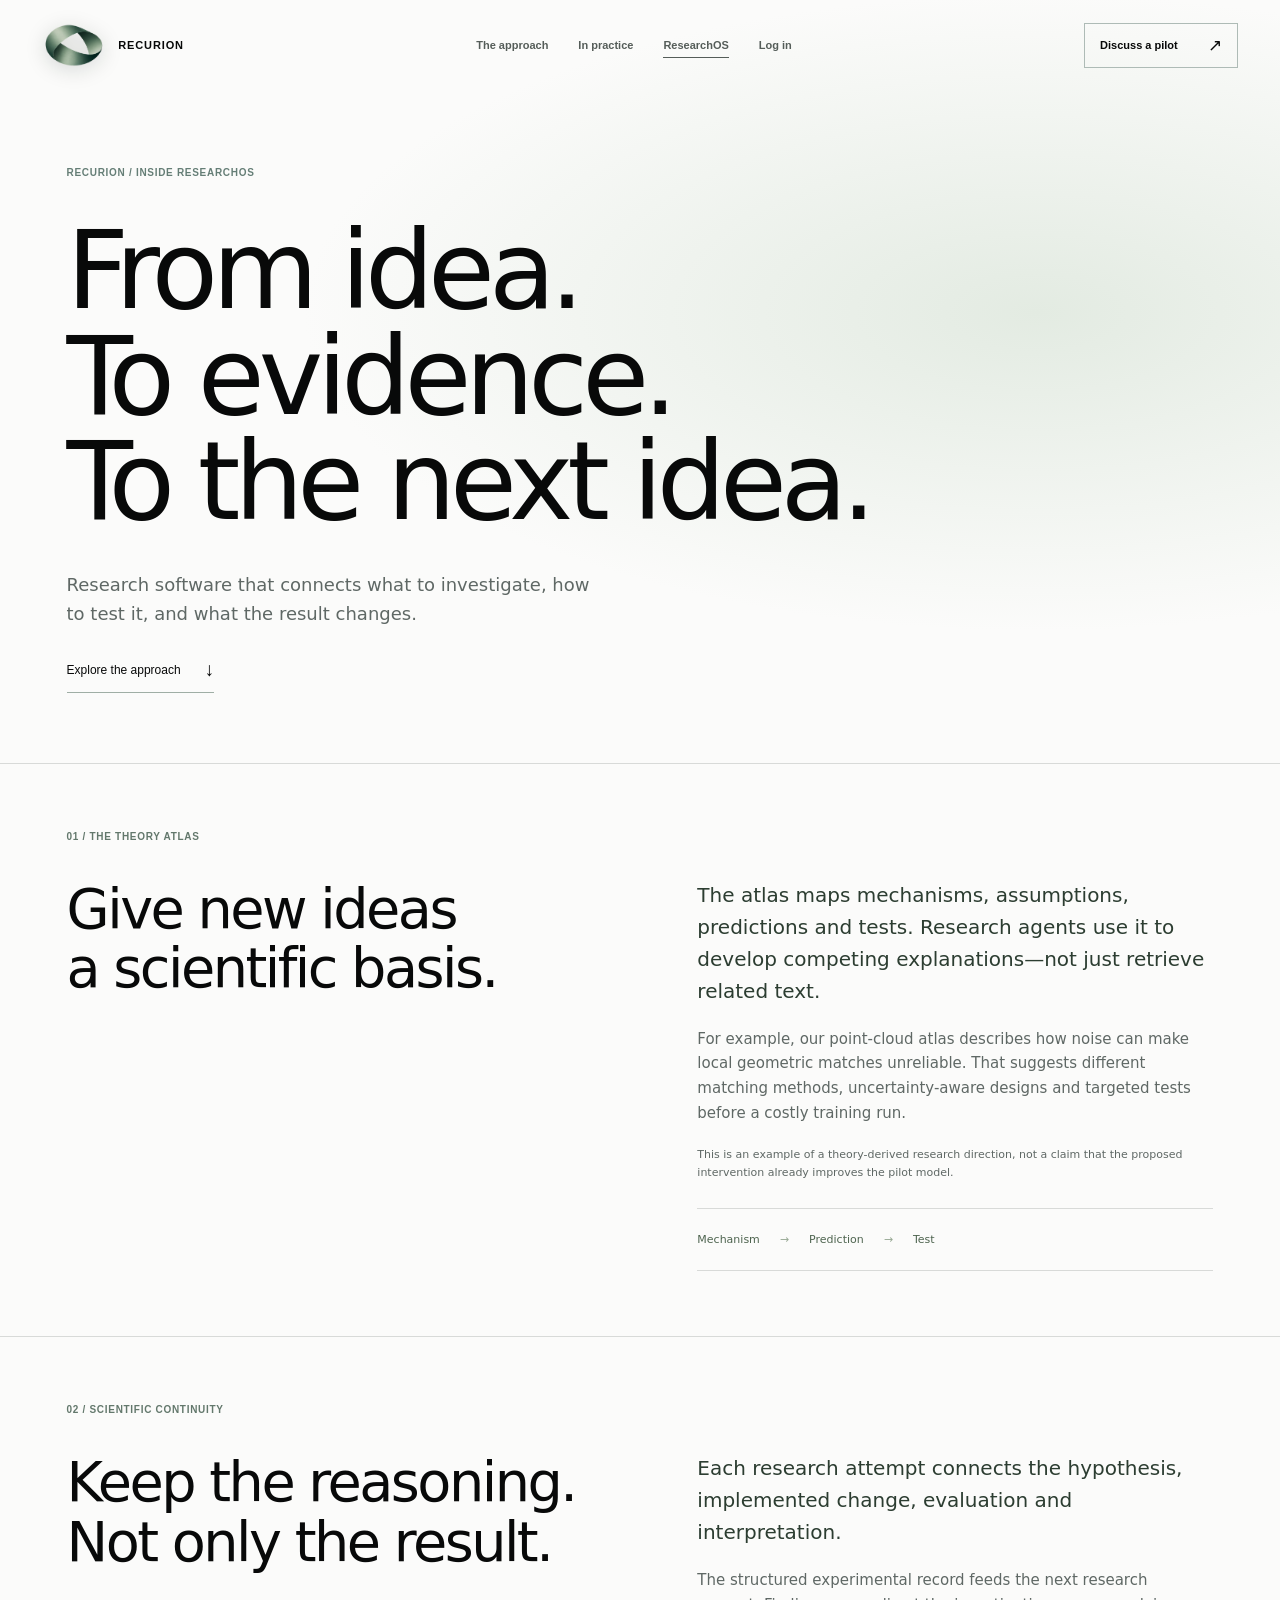
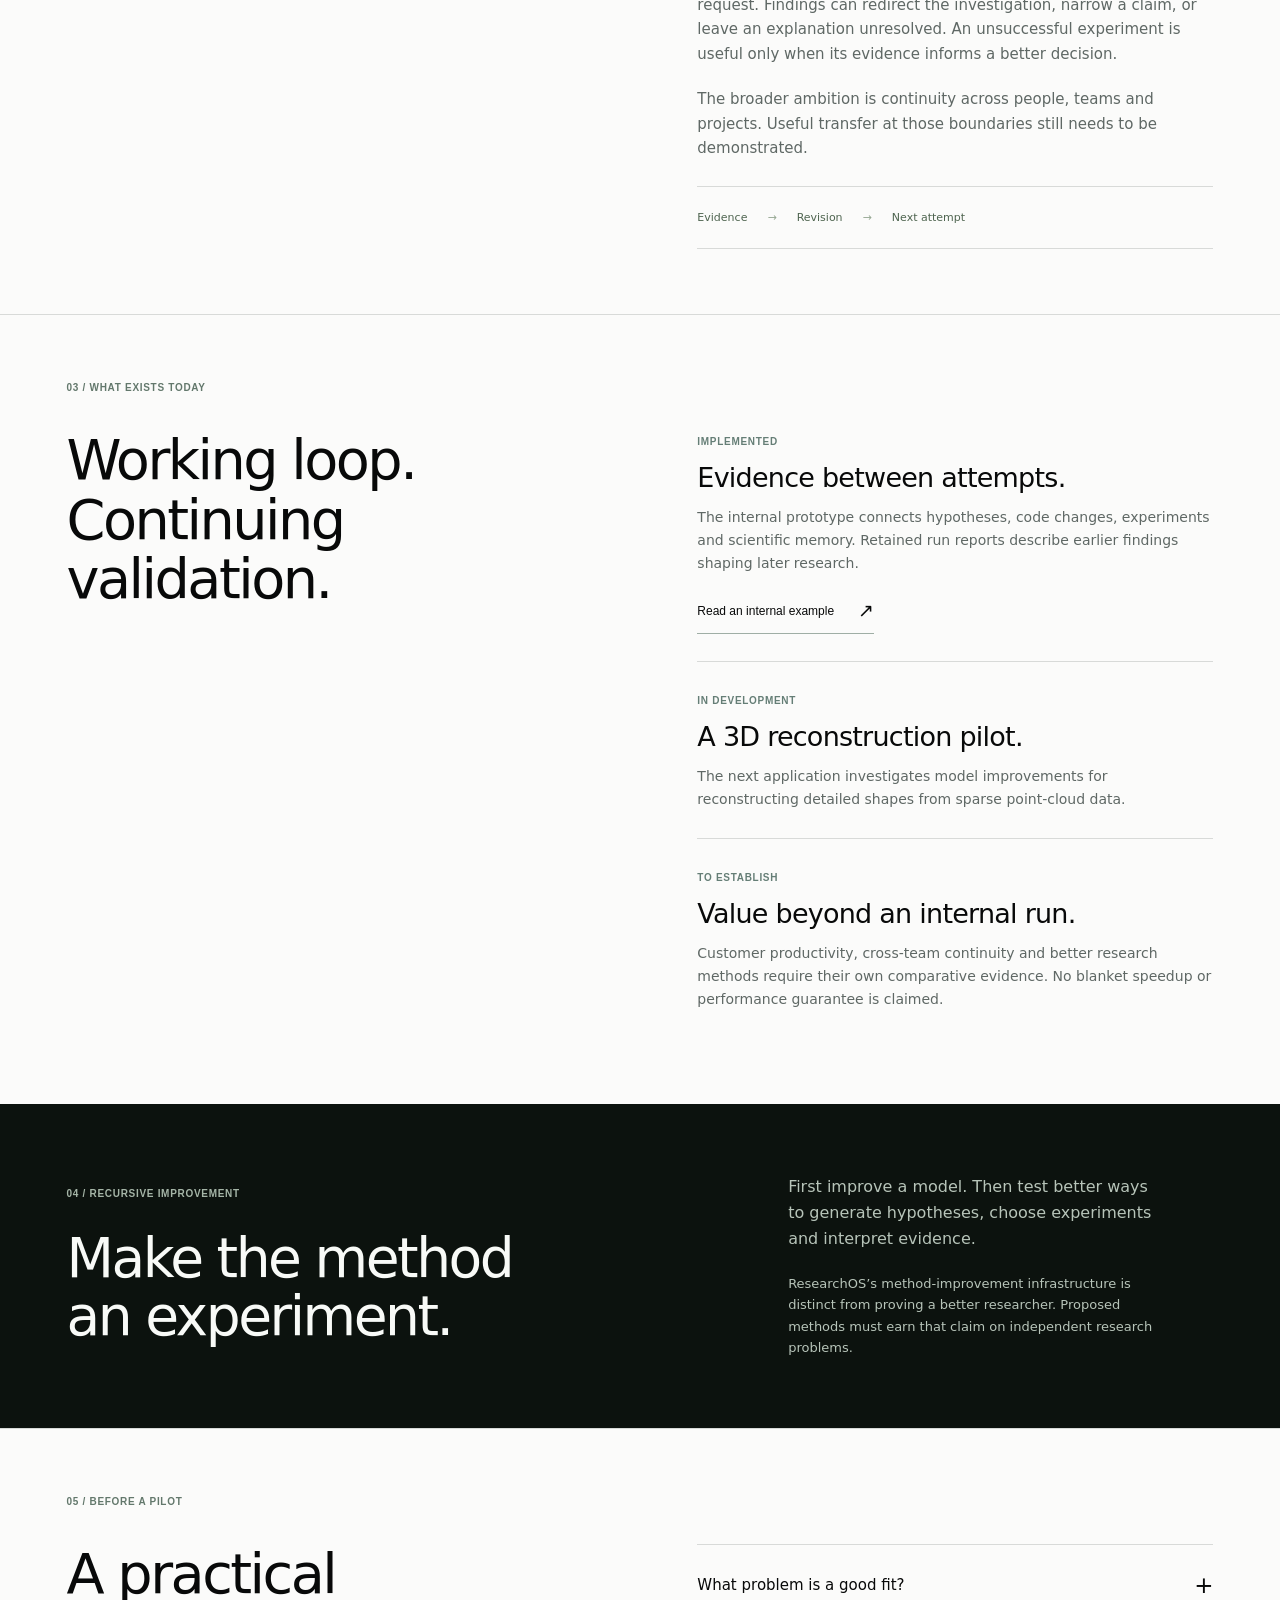
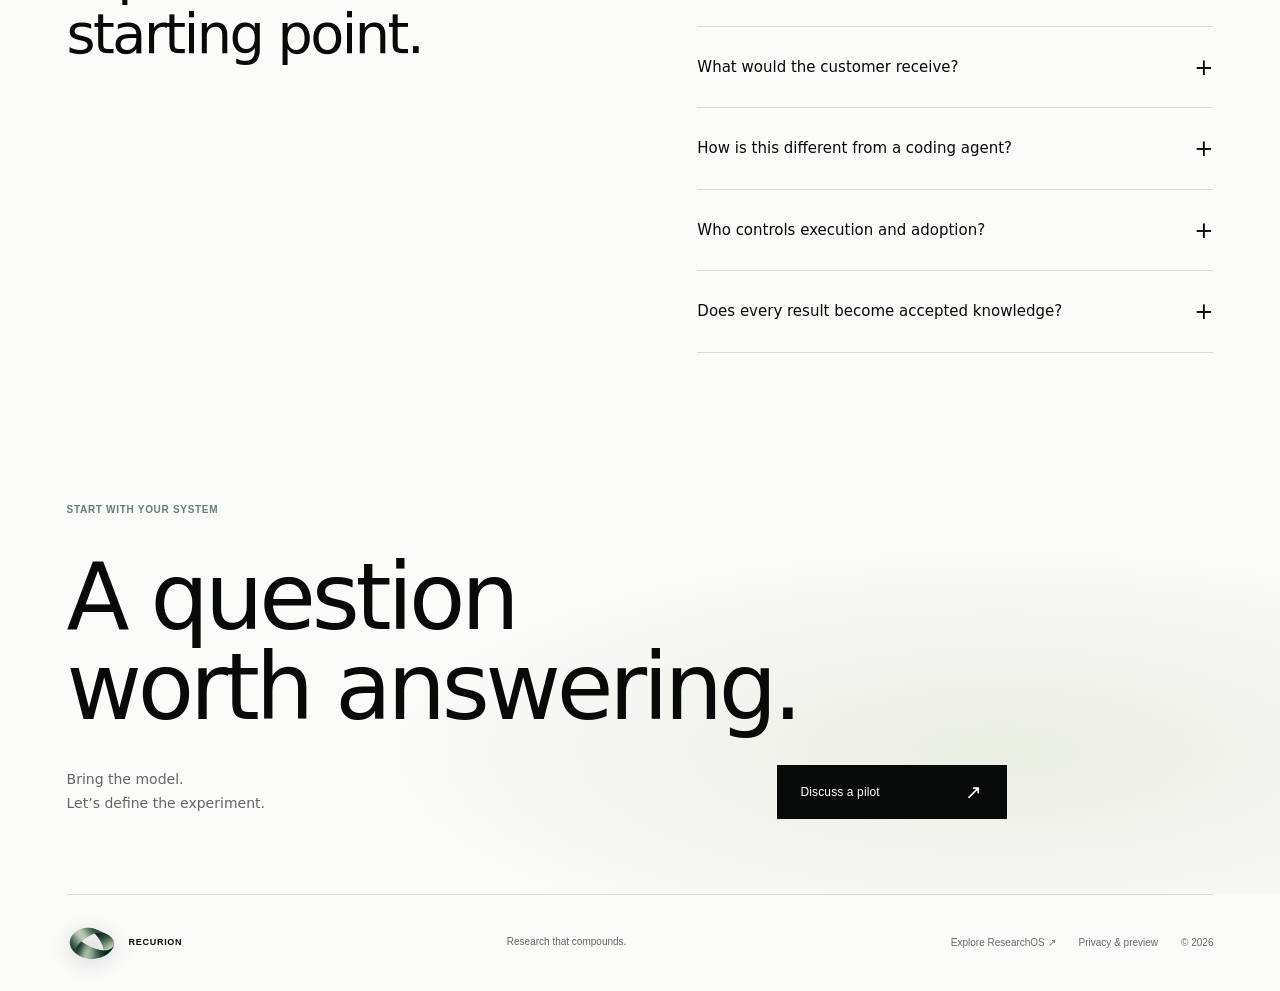
<file: research-os.html>
<!DOCTYPE html>

<html lang="en"><head><meta charset="utf-8"/><meta content="width=device-width, initial-scale=1" name="viewport"/><meta content="#fbfbfa" name="theme-color"/><meta content="noindex, nofollow" name="robots"/><meta content="ResearchOS by Recurion. AI research software that develops and tests improvements to models and algorithms, and builds on what it learns." name="description"/><meta content="Recurion — Scale innovation. Make learning compound." property="og:title"/><meta content="AI research software for teams developing better models and algorithms." property="og:description"/><meta content="website" property="og:type"/><link href="./assets/recurion-logo-mark.png" rel="icon" type="image/png"/><link href="./styles.css?v=20261006-1" rel="stylesheet"/><title>ResearchOS — Recurion</title><style>
/* Approved landing copy + refined, living Möbius visual. */
body.home-route{background:#050b0a}
.hero{min-height:max(830px,97svh);background:#050b0a;color:#e9eee6;padding-top:calc(var(--header) + 98px)}
.hero .grain,.hero .field-canvas{display:none}
.hero-copy{pointer-events:none;max-width:850px}.hero-copy button,.hero-copy a{pointer-events:auto}
.hero h1{font-size:clamp(76px,7.35vw,127px);font-weight:200;max-width:850px;letter-spacing:-.058em;line-height:.98}
.hero h1 span:last-child{color:#b9cbb4}
.hero-label{color:#a2b4a3;letter-spacing:.12em;font-size:9px}.hero-label .small-rule{background:#b4c5ab80}
.hero-deck{color:#afbeb0;font-size:16px;line-height:1.8;max-width:490px}
.hero .button-dark{background:#d6e1cf;color:#102116;border:1px solid #d6e1cf}
.hero .button-dark:hover{background:#eff4e9;color:#102116}
.hero .text-link{color:#dae5d4;border-bottom-color:#78917b80}
.hero-bottom{color:#92a492;border-top-color:#8fab8233}.hero-bottom strong{color:#b4c9ad}.hero .motion-toggle{color:#b4c9ad}
.field-caption{top:auto;bottom:155px;right:5.5%;color:#9db69a;font-size:8px;letter-spacing:.16em}
.field-caption i{background:#94aa8170}
.hero-scene{position:absolute;inset:0;z-index:-2;width:100%;height:100%;border:0;pointer-events:none;background:#050b0a}
.hero-shade{position:absolute;inset:0;z-index:-1;pointer-events:none;background:linear-gradient(90deg,rgba(5,11,10,.92),rgba(5,11,10,.48) 33%,transparent 60%),linear-gradient(0deg,rgba(5,11,10,.5),transparent 20%)}
.scene-launch{position:absolute;right:5.5%;bottom:100px;z-index:2;display:flex;align-items:center;gap:23px;color:#c4d6bc;font-size:11px;border:1px solid #a5c09950;padding:12px 16px;background:#0b1b1044;border-radius:2px;backdrop-filter:blur(5px)}
.scene-launch:hover{border-color:#c3d5b8;background:#12241b}
.scene-launch span{font-size:16px}
body.home-route .site-header{color:#dfe8d9}
body.home-route .primary-nav a{color:#b1c0b3}
body.home-route .header-cta{border-color:#96ad884d;color:#cfddc4}
body.home-route .header-cta:hover{background:#182b1e}
body.home-route .brand-mark i{background:#c2d5b4;box-shadow:0 0 10px #c6dcb038}
body.home-route .menu-button span{background:#d8e3cd}
body.research-route{background:#fbfbfa}
#approach{background:radial-gradient(ellipse at 19% 50%,#e9eee8 0,#fbfbfa 70%)}
.orbital-loop .orbit-traveler{transition:transform 1.0s cubic-bezier(.2,.7,.2,1)}
.scene-dialog{width:100vw;max-width:none;height:100dvh;max-height:none;margin:0;padding:0;border:0;background:#050b0a;overflow:hidden;color:#dbe8d4;position:fixed;inset:0}
.scene-dialog::backdrop{background:#050b0a}
.scene-dialog iframe{width:100%;height:100%;border:0;display:block}
.scene-close{position:absolute;z-index:100;right:24px;top:84px;border:1px solid #a6c19777;color:#deecd3;background:#07150eeb;font-size:11px;padding:12px 16px;border-radius:2px}
.scene-close:hover{background:#203625}.scene-close span{margin-left:20px;font-size:19px}
.scene-dialog-note{position:absolute;top:89px;left:44px;z-index:20;color:#728d78;font-size:8px;letter-spacing:.07em;pointer-events:none}
.scene-dialog h2.sr-only{position:absolute;width:1px;height:1px;overflow:hidden;clip:rect(0,0,0,0)}
@media(min-width:1800px){.hero{min-height:960px}.hero-copy{max-width:940px}.hero h1{font-size:133px}}
@media(max-width:1000px) and (min-width:701px){.hero h1{font-size:clamp(66px,8.5vw,86px)}.hero{padding-top:160px}.hero-copy{max-width:650px}.hero-deck{font-size:14px}.hero-actions{gap:24px}.hero .text-link{font-size:11px}.field-caption{bottom:165px}}
@media(max-width:700px){
 .hero{min-height:1000px;min-height:max(1000px,125svh);padding-top:132px;padding-bottom:100px}
 .hero h1{font-size:clamp(48px,11.8vw,77px);max-width:100%;line-height:1.01}
 .hero-copy{width:100%}.hero-label{font-size:8px;margin-bottom:22px;gap:10px}.hero-label .small-rule{width:20px}
 .hero-deck{font-size:13px;line-height:1.75;margin-top:22px;max-width:100%}.hero-actions{gap:17px;margin-top:22px;flex-wrap:wrap}.hero .button{font-size:11px;min-height:46px;padding:12px 16px;gap:22px}.hero .text-link{font-size:10px;gap:12px}
 .hero-scene{top:470px;height:430px;bottom:auto}.hero-shade{background:linear-gradient(0deg,#050b0a,transparent 25%,transparent 52%,#050b0a 57%)}
 .scene-launch{right:var(--gutter);bottom:108px;padding:10px 13px;font-size:10px}
 .field-caption{left:var(--gutter);right:auto;bottom:112px;align-items:flex-start;font-size:6px;gap:7px;max-width:150px}
 .field-caption i{width:55px}.hero-bottom{font-size:9px;gap:15px;flex-wrap:wrap;bottom:22px}.hero-bottom>p{max-width:190px}.hero .scroll-link{display:none}.hero .motion-toggle{font-size:9px}
 .scene-close{top:77px;right:18px;padding:10px;font-size:10px}.scene-dialog-note{top:89px;left:20px;font-size:6px;max-width:160px}
}
@media(prefers-reduced-motion:reduce){*{scroll-behavior:auto!important}.orbit-traveler{transition:none!important}}
</style></head><body class="research-route"><a class="skip-link" href="#main">Skip to content</a><header class="site-header"><a aria-label="Recurion home" class="brand" href="./index.html#top"><span aria-hidden="true" class="brand-mark"><img alt="" src="./assets/recurion-logo-mark.png"/></span><span class="brand-name">Recurion</span></a><nav aria-label="Main navigation" class="primary-nav"><a href="./index.html#approach">The approach</a><a href="./index.html#in-practice">In practice</a><a aria-current="page" href="./research-os.html">ResearchOS</a><a href="./login.html">Log in</a></nav><div class="header-actions"><button class="header-cta" data-open="pilotDialog">Discuss a pilot <span aria-hidden="true">↗</span></button><button aria-controls="menuPanel" aria-expanded="false" aria-label="Open menu" class="menu-button"><span></span><span></span></button></div></header><nav aria-label="Mobile navigation" class="menu-panel" hidden="" id="menuPanel"><a href="./index.html#approach">The approach</a><a href="./index.html#in-practice">In practice</a><a href="./research-os.html">ResearchOS</a><a href="./login.html">Log in</a><button data-open="pilotDialog">Discuss a pilot <span aria-hidden="true">↗</span></button></nav><main class="detail-main" id="main"><section class="detail-hero section-shell" id="top"><p class="eyebrow"><a href="./index.html">RECURION</a> / INSIDE RESEARCHOS</p><h1>From idea.<br/>To evidence.<br/>To the next idea.</h1><p class="detail-deck">Research software that connects what to investigate, how to test it, and what the result changes.</p><a class="text-link" href="#theory">Explore the approach <span aria-hidden="true">↓</span></a></section>
<section class="detail-section section-shell" id="theory"><div class="section-index"><span>01 / THE THEORY ATLAS</span></div><div class="detail-grid"><h2>Give new ideas<br/>a scientific basis.</h2><div><p class="large-copy">The atlas maps mechanisms, assumptions, predictions and tests. Research agents use it to develop competing explanations—not just retrieve related text.</p><p>For example, our point-cloud atlas describes how noise can make local geometric matches unreliable. That suggests different matching methods, uncertainty-aware designs and targeted tests before a costly training run.</p><p class="source-note">This is an example of a theory-derived research direction, not a claim that the proposed intervention already improves the pilot model.</p><div class="mini-flow"><span>Mechanism</span><i>→</i><span>Prediction</span><i>→</i><span>Test</span></div></div></div></section>
<section class="detail-section section-shell" id="continuity"><div class="section-index"><span>02 / SCIENTIFIC CONTINUITY</span></div><div class="detail-grid"><h2>Keep the reasoning.<br/>Not only the result.</h2><div><p class="large-copy">Each research attempt connects the hypothesis, implemented change, evaluation and interpretation.</p><p>The structured experimental record feeds the next research request. Findings can redirect the investigation, narrow a claim, or leave an explanation unresolved. An unsuccessful experiment is useful only when its evidence informs a better decision.</p><p>The broader ambition is continuity across people, teams and projects. Useful transfer at those boundaries still needs to be demonstrated.</p><div class="mini-flow"><span>Evidence</span><i>→</i><span>Revision</span><i>→</i><span>Next attempt</span></div></div></div></section>
<section class="detail-section section-shell" id="status"><div class="section-index"><span>03 / WHAT EXISTS TODAY</span></div><div class="detail-grid"><h2>Working loop.<br/>Continuing validation.</h2><div class="status-list"><article><span class="eyebrow">IMPLEMENTED</span><h3>Evidence between attempts.</h3><p>The internal prototype connects hypotheses, code changes, experiments and scientific memory. Retained run reports describe earlier findings shaping later research.</p><button class="text-link" data-open="caseDialog">Read an internal example <span aria-hidden="true">↗</span></button></article><article><span class="eyebrow">IN DEVELOPMENT</span><h3>A 3D reconstruction pilot.</h3><p>The next application investigates model improvements for reconstructing detailed shapes from sparse point-cloud data.</p></article><article><span class="eyebrow">TO ESTABLISH</span><h3>Value beyond an internal run.</h3><p>Customer productivity, cross-team continuity and better research methods require their own comparative evidence. No blanket speedup or performance guarantee is claimed.</p></article></div></div></section>
<section class="vision section-shell" id="vision"><div><p class="eyebrow">04 / RECURSIVE IMPROVEMENT</p><h2>Make the method<br/>an experiment.</h2></div><div class="vision-copy"><p>First improve a model. Then test better ways to generate hypotheses, choose experiments and interpret evidence.</p><p>ResearchOS’s method-improvement infrastructure is distinct from proving a better researcher. Proposed methods must earn that claim on independent research problems.</p></div></section>
<section class="detail-section section-shell" id="questions"><div class="section-index"><span>05 / BEFORE A PILOT</span></div><div class="detail-grid"><h2>A practical<br/>starting point.</h2><div class="faq"><details><summary>What problem is a good fit?<span>+</span></summary><p>A valuable model or algorithm, a measurable improvement goal, a repeatable evaluation and a team able to review the results. AI and robotics workflows are the initial focus.</p></details><details><summary>What would the customer receive?<span>+</span></summary><p>A proposed paid pilot covers scoped experiments, tested changes, evidence and a justified next decision. We also want to test whether another researcher can continue from the scientific record. Scope, pricing and delivery are agreed individually.</p></details><details><summary>How is this different from a coding agent?<span>+</span></summary><p>Coding tools are part of the workflow. ResearchOS also addresses what to investigate, the scientific reasoning behind the change, how to evaluate it, and what the result should change in the next attempt. Other AI research systems overlap with this work; comparative value must be measured.</p></details><details><summary>Who controls execution and adoption?<span>+</span></summary><p>The team sets the goal, resource limits and approvals. Test results do not automatically authorize deployment. Customer deployment, data access and ownership requirements must be agreed before a pilot; no blanket security certification is implied.</p></details><details><summary>Does every result become accepted knowledge?<span>+</span></summary><p>No. Observations, interpretations and accepted claims remain distinct. Uncertainty, failed assumptions, contradictory evidence and limits on transfer matter as much as positive findings.</p></details></div></div></section>
<section class="contact section-shell"><p class="eyebrow">START WITH YOUR SYSTEM</p><h2>A question<br/>worth answering.</h2><div class="contact-bottom"><p>Bring the model.<br/>Let’s define the experiment.</p><button class="button button-dark" data-open="pilotDialog">Discuss a pilot <span aria-hidden="true">↗</span></button></div></section></main><footer class="site-footer"><a class="brand" href="./index.html#top"><span aria-hidden="true" class="brand-mark"><img alt="" src="./assets/recurion-logo-mark.png"/></span><span class="brand-name">Recurion</span></a><p>Research that compounds.</p><div class="footer-links"><a href="./research-os.html">Explore ResearchOS <span aria-hidden="true">↗</span></a><button data-open="privacyDialog">Privacy &amp; preview</button><span>© 2026</span></div></footer>
<dialog aria-labelledby="pilot-title" class="modal pilot-modal" id="pilotDialog">
<button aria-label="Close pilot brief" class="close-modal">×</button>
<p class="eyebrow">LET’S START WITH ONE PROBLEM</p>
<h2 id="pilot-title">What would you<br/>investigate next?</h2>
<p class="modal-deck">A working model. A meaningful test. A research question worth answering.</p>
<form id="pilotForm">
<div class="form-grid"><label>Your name<input autocomplete="name" maxlength="100" name="name" placeholder="Name" required=""/></label><label>Work email<input autocomplete="email" maxlength="150" name="email" placeholder="you@company.com" required="" type="email"/></label></div>
<label>Company or research team<input autocomplete="organization" maxlength="150" name="team" placeholder="Your team" required=""/></label>
<label>What do you want to improve?<textarea maxlength="2500" name="problem" placeholder="The model or algorithm, the problem, and how you would measure progress." required="" rows="3"></textarea></label>
<div class="form-grid"><label>Research area<select name="area"><option>AI model development</option><option>Robotics / perception</option><option>Planning / control</option><option>Other engineering research</option></select></label><label>Current evaluation<select name="evaluation"><option>We have a repeatable test</option><option>Our evaluation needs work</option><option>We are still exploring</option></select></label></div>
<div class="preview-note"><span class="status-dot"></span><p><strong>Review preview.</strong> Nothing is sent. Download your brief or copy it to share directly. Your answers stay in this tab.</p></div>
<div class="form-actions"><button class="button button-dark" type="submit">Download brief <span aria-hidden="true">↓</span></button><button class="text-button" id="copyBrief" type="button">Copy brief <span aria-hidden="true">↗</span></button></div>
<p class="form-status" id="formStatus" role="status"></p>
</form>
</dialog>
<dialog aria-labelledby="case-title" class="modal case-modal" id="caseDialog">
<button aria-label="Close experiment note" class="close-modal">×</button>
<p class="eyebrow">INTERNAL RESEARCH NOTE · 16 SEPTEMBER 2026</p>
<h2 id="case-title">Evidence changed<br/>the next attempt.</h2>
<p class="modal-deck">A bounded, three-attempt control simulation shows the feedback loop operating.</p>
<ol class="case-list"><li><span>01</span><div><h3>Propose.</h3><p>An initial candidate changed the strategy. Its results were recorded before the next research request.</p></div></li><li><span>02</span><div><h3>Test.</h3><p>A broader change exposed a regression in a separate test condition. That negative finding became part of the next attempt’s scientific context.</p></div></li><li><span>03</span><div><h3>Revise.</h3><p>The next hypothesis restricted where the change applied. The retained report records that the earlier regression disappeared.</p></div></li></ol>
<div class="case-boundary"><h3>What this establishes</h3><p>The retained internal report describes evidence-conditioned hypothesis revision. Overall task success stayed unchanged. This is not a customer result or proof of general productivity gains.</p><p>The report also leaves a separate mechanism-validation gate unresolved. The live run was not re-executed for this website.</p></div>
<p class="source-note">Source: ResearchOS internal L6 report, fourth occurrence, 16 September 2026. This is a summary of the retained report, not a live run.</p>
</dialog>
<dialog aria-labelledby="privacy-title" class="modal small-modal" id="privacyDialog"><button aria-label="Close privacy information" class="close-modal">×</button><p class="eyebrow">ABOUT THIS REVIEW</p><h2 id="privacy-title">A working preview.<br/>No hidden collection.</h2><p>This preview has no analytics, advertising trackers, cookies or third-party fonts. Its pilot form does not submit information to a server.</p><p>Briefs are created in your browser. Closing or refreshing the tab ends this temporary session. The hosting provider may still process ordinary request logs.</p><p>A verified contact destination and final company legal details must be added before a public commercial launch.</p></dialog>
<script src="./script.js"></script></body></html>
</file>
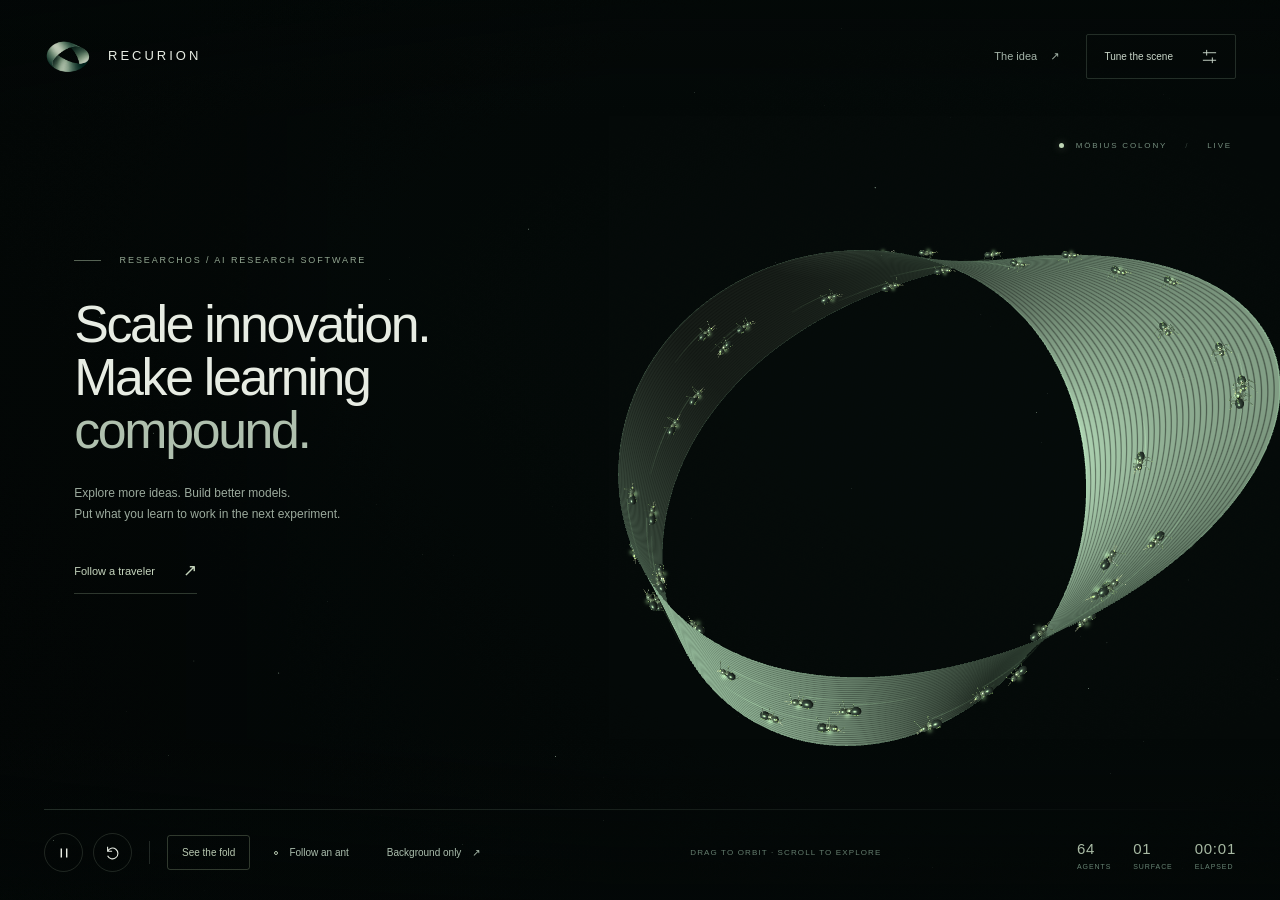
<file: simulation.html>
<!DOCTYPE html>

<html lang="en">
<head>
<meta charset="utf-8"/><meta content="width=device-width, initial-scale=1, viewport-fit=cover" name="viewport"/>
<meta content="#050b0a" name="theme-color"/><meta content="noindex,nofollow" name="robots"/>
<meta content="An interactive Möbius colony. Electronic ants traverse one continuous surface in a quiet field of stars. A motion study for Recurion." name="description"/>
<title>Recurion — Möbius ribbon</title>
<link href="data:image/svg+xml,%3Csvg xmlns='http://www.w3.org/2000/svg' viewBox='0 0 40 40'%3E%3Crect width='40' height='40' rx='10' fill='%23050b0a'/%3E%3Cpath d='M7 24C6 3 31 2 32 20S8 40 7 24M9 17C12 34 29 35 31 20M9 17C20 7 22 30 31 20' fill='none' stroke='%23d4dec9' stroke-width='1.4'/%3E%3C/svg%3E" rel="icon"/>
<style>:root{--bg:#050b0a;--ink:#e7ece3;--sage:#b4c7b4;--muted:#879991;--line:rgba(177,201,184,.18);font-family:Inter,"Helvetica Neue",Arial,system-ui,sans-serif;font-synthesis:none;color-scheme:dark}*{box-sizing:border-box}body{margin:0;color:var(--ink);background:var(--bg);overflow:hidden;min-width:320px;-webkit-font-smoothing:antialiased}button,a{-webkit-tap-highlight-color:transparent}button,input{font:inherit}button{color:inherit;cursor:pointer;background:none;border:0}button:focus-visible,a:focus-visible,summary:focus-visible,input:focus-visible,canvas:focus-visible{outline:1px solid var(--sage);outline-offset:5px}button:disabled{opacity:.4;cursor:default}a{color:inherit;text-decoration:none}[hidden]{display:none!important}#scene{position:fixed;inset:0;width:100%;height:100%;outline:none;touch-action:none;cursor:grab}#scene:active{cursor:grabbing}.vignette{position:fixed;inset:0;pointer-events:none;background:linear-gradient(90deg,rgba(3,8,7,.24),transparent 48%),linear-gradient(0deg,rgba(3,8,7,.56),transparent 18%,transparent 87%,rgba(3,8,7,.3))}.topbar{position:fixed;top:0;left:0;right:0;padding:34px 44px;display:flex;align-items:center;justify-content:space-between;gap:20px;pointer-events:none;z-index:5}.topbar>*{pointer-events:auto}.brand{display:flex;align-items:center;gap:16px;font-size:13px;font-weight:500;letter-spacing:.23em;line-height:1.7}.brand-light{font-weight:300;display:block;font-size:8px;letter-spacing:.32em}.brand-mark{width:48px;height:36px;object-fit:contain}.top-note{font-size:9px;letter-spacing:.24em;color:#91a499;font-weight:400}.top-note i{font-style:normal;margin:0 15px;color:#536e60}.top-actions{display:flex;align-items:center;gap:27px}.quiet-btn{font-size:11px;color:#a5b5aa;padding:8px 0}.quiet-btn span{margin-left:10px}.outline-btn{display:flex;align-items:center;justify-content:space-between;gap:28px;padding:13px 17px;border:1px solid #819a8542;border-radius:2px;font-size:10px;color:#c9d6c9;transition:.2s}.outline-btn:hover{background:#c1d6bb0d;border-color:#a6b89b9c}.outline-btn svg{width:17px;height:17px}.intro{position:fixed;left:5.8%;top:31%;max-width:365px;pointer-events:none;transition:opacity .4s,transform .4s;z-index:3}.intro>*{pointer-events:auto}.eyebrow{font-size:9px;letter-spacing:.21em;font-weight:450;color:#92a691;line-height:1.8;margin:0 0 30px}.rule{display:inline-block;width:27px;height:1px;background:#aabfa480;vertical-align:middle;margin-right:14px}.intro h1{font-weight:200;font-size:clamp(42px,4.3vw,72px);letter-spacing:-.045em;line-height:1.02;margin:0}.intro h1 em{font-style:normal;color:#afc0ae}.intro-description{font-size:12px;color:#9baa9d;line-height:1.8;margin:26px 0}.inline-cta{display:flex;align-items:center;gap:28px;border-bottom:1px solid #98af914a;padding:8px 0 12px;font-size:11px;font-weight:450;width:max-content;color:#c5d5bd;transition:gap .3s}.inline-cta:hover{gap:37px}.inline-cta span{font-size:17px}.scene-label{position:fixed;right:48px;top:141px;color:#758e7e;font-size:8px;letter-spacing:.23em;z-index:2;display:flex;align-items:center;gap:12px}.status-dot{width:5px;height:5px;border-radius:50%;background:#bed5b5;box-shadow:0 0 9px #bed5b56a}.label-divider{opacity:.4;margin:0 6px}body.paused .status-dot{box-shadow:none;background:#859183}.bottom{position:fixed;bottom:0;left:0;right:0;padding:24px 44px 28px;display:flex;align-items:center;gap:30px;justify-content:space-between;z-index:5}.bottom:before{content:"";position:absolute;left:44px;right:44px;top:0;height:1px;background:linear-gradient(90deg,#718c784a,#718c7830,transparent)}.transport{display:flex;align-items:center;gap:10px}.round-btn{border:1px solid #c0d2b629;border-radius:50%;width:39px;height:39px;display:grid;place-items:center;transition:background .2s}.round-btn:hover{background:#aebca11a}.round-btn svg{width:18px;height:18px}.transport-divider{height:23px;width:1px;background:var(--line);margin:0 7px}.pill-btn{font-size:10px;display:flex;align-items:center;gap:11px;padding:12px 13px;border:1px solid transparent;border-radius:2px;color:#acbfae;white-space:nowrap}.pill-btn:hover{border-color:var(--line)}.pill-btn[aria-pressed="true"]{background:#bed3b712;color:#e3efd9;border-color:#95ab8c3d}.button-dot{width:4px;height:4px;border:1px solid #b7c8b0;border-radius:50%}.pill-btn[aria-pressed="true"] .button-dot{background:var(--sage)}.gesture-hint{font-size:8px;letter-spacing:.14em;color:#647d6e;white-space:nowrap}.gesture-hint i{font-style:normal;margin:0 10px}.stats{display:flex;gap:22px;font-size:7px;letter-spacing:.13em;color:#668272;white-space:nowrap}.stats b{display:block;font-size:15px;line-height:1.9;font-weight:300;letter-spacing:.05em;color:#a8baa4}.settings{position:fixed;right:44px;top:106px;width:285px;padding:22px 25px 20px;background:rgba(6,15,12,.93);border:1px solid #adc89c26;border-radius:3px;z-index:8;backdrop-filter:blur(24px);box-shadow:0 20px 65px #0005;max-height:calc(100dvh - 200px);overflow:auto;scrollbar-width:thin}.panel-top{display:flex;align-items:center;justify-content:space-between;margin-bottom:25px}.panel-top .eyebrow{font-size:8px;margin:0;letter-spacing:.14em}.icon-btn{font-size:25px;font-weight:200;line-height:24px;width:28px;height:28px;color:#abb9a5}.control{margin:0 0 22px}.control label{display:flex;justify-content:space-between;align-items:center;font-size:11px;color:#b2c2ae;margin-bottom:12px}.control output{font-size:10px;color:#8faa89;font-variant-numeric:tabular-nums}input[type=range]{display:block;width:100%;height:3px;margin:0;appearance:none;background:#b7c6af29;cursor:pointer;border-radius:3px;accent-color:var(--sage)}input[type=range]::-webkit-slider-thumb{appearance:none;width:9px;height:9px;background:#c6d5bf;border:0;border-radius:50%;box-shadow:0 0 9px #cbd5b53a}input[type=range]::-moz-range-thumb{width:9px;height:9px;background:#c6d5bf;border:0;border-radius:50%}.toggle-row{display:flex;justify-content:space-between;align-items:center;gap:16px;padding:10px 0;font-size:11px;color:#9aad96}.toggle-row input{appearance:none;width:27px;height:14px;border:1px solid #7b958274;border-radius:12px;position:relative;cursor:pointer;margin:0;background:#20342928;transition:.2s}.toggle-row input:before{content:"";position:absolute;left:3px;top:3px;width:6px;height:6px;border-radius:50%;background:#648169;transition:.2s}.toggle-row input:checked{background:#bdd0af2b;border-color:#b7caa474}.toggle-row input:checked:before{transform:translateX(13px);background:#ccdfbe}.panel-actions{display:flex;align-items:center;justify-content:space-between;margin:24px 0 18px;padding-top:20px;border-top:1px solid var(--line)}.panel-actions .outline-btn{padding:9px 11px;gap:18px}.panel-actions .quiet-btn{font-size:9px}.panel-note{font-size:9px;line-height:1.8;color:#748b75;margin:0}.follow-info{position:fixed;left:5.8%;bottom:24%;max-width:300px;z-index:3;pointer-events:none}.follow-info>*{pointer-events:auto}.follow-info .eyebrow{margin-bottom:15px;font-size:8px}.follow-info h2{font-size:29px;line-height:1.2;letter-spacing:-.03em;font-weight:300;margin:0 0 12px}.follow-info p:not(.eyebrow){font-size:11px;color:var(--muted);margin:0 0 26px}.lap-row{font-size:9px;display:flex;justify-content:space-between;color:#95ae90;gap:50px}.lap-track{height:1px;background:#83a17b35;margin:10px 0 15px}.lap-track i{height:1px;display:block;background:#c4d8b0;width:0}.follow-info .inline-cta{font-size:10px}.restore-btn{position:fixed;right:26px;bottom:24px;z-index:25;font-size:10px;padding:12px 16px;background:#08130ead;border:1px solid #b1c79e33;color:#c9dbbd;border-radius:2px;opacity:.28;transition:opacity .2s}.restore-btn:hover,.restore-btn:focus{opacity:1}.restore-btn span{margin-left:18px}.ambient .chrome{display:none!important}.no-copy #intro{opacity:0;pointer-events:none}.no-copy #intro>*{pointer-events:none}.following #intro{opacity:0;pointer-events:none}.following #intro>*{pointer-events:none}#toast{position:fixed;bottom:106px;left:50%;transform:translateX(-50%);max-width:90vw;font-size:11px;line-height:1.5;background:#122319ef;color:#cbdac2;border:1px solid #b9cda63d;padding:13px 18px;border-radius:2px;z-index:35;text-align:center}.loading{position:fixed;inset:0;background:#050b0a;display:flex;align-items:center;justify-content:center;flex-direction:column;gap:20px;z-index:30;transition:opacity .6s}.loading p{font-size:9px;letter-spacing:.2em;color:#95ab92}.loading-ring{width:35px;height:35px;border:1px solid #c1d0ab33;border-top-color:#bfd5ac;border-radius:50%;animation:load 1.4s linear infinite}@keyframes load{to{transform:rotate(360deg)}}.loading.done{opacity:0;pointer-events:none}.fallback{position:fixed;inset:0;display:flex;flex-direction:column;align-items:center;justify-content:center;background:#050b0a;z-index:40;padding:30px;text-align:center}.fallback h2{font-size:35px;font-weight:300}.fallback p{color:var(--muted);max-width:470px;line-height:1.7;font-size:13px}.fallback .outline-btn{margin-top:20px}#fallbackDetail{font-size:10px;opacity:.6}dialog{background:#0d1711;color:#d5dfce;border:1px solid #94ae813b;border-radius:4px;padding:30px 34px;max-width:550px;width:calc(100% - 40px);max-height:85dvh;overflow:auto;box-shadow:0 25px 80px #0008}dialog::backdrop{background:#020805bb;backdrop-filter:blur(12px)}.dialog-head{display:flex;align-items:center;justify-content:space-between;margin-bottom:32px}.dialog-head .eyebrow{font-size:8px;margin:0}dialog h2{font-size:35px;font-weight:250;line-height:1.15;letter-spacing:-.035em;margin:0 0 26px}dialog p{font-size:12px;line-height:1.8;color:#99ae96}dialog details{margin-top:22px;border-top:1px solid var(--line);border-bottom:1px solid var(--line);padding:16px 0}dialog summary{font-size:11px;cursor:pointer;color:#c6d5bd}dialog .equation{font:11px/1.9 ui-monospace,SFMono-Regular,Consolas,monospace;color:#b9cfb2;margin-top:18px}.key-list{display:flex;flex-wrap:wrap;gap:14px;font-size:9px;color:#8aa184;margin-top:24px}kbd{display:inline-block;border:1px solid #97b08945;border-radius:2px;padding:3px 5px;color:#c4d6b8;margin-right:4px;font:9px inherit}.small-note{font-size:10px!important;margin-top:20px}
@media(min-width:1600px){.intro{left:7%;top:32%}.intro h1{font-size:77px}.intro-description{font-size:14px}.eyebrow{font-size:10px}.topbar,.bottom{padding-left:60px;padding-right:60px}}
@media(max-width:1150px){.top-note{display:none}.topbar{padding:26px 32px}.intro{left:5%;max-width:310px}.intro h1{font-size:53px}.bottom{padding:22px 28px}.bottom:before{left:28px;right:28px}.gesture-hint{display:none}.stats{gap:18px}.settings{right:32px}.scene-label{right:35px;top:116px}}
@media(max-width:700px){.topbar{padding:21px 22px}.brand{gap:10px;font-size:10px;letter-spacing:.2em}.brand-mark{width:30px;height:30px}.brand-light{font-size:6.5px}.top-actions{gap:16px}.top-actions .quiet-btn{display:none}.top-actions .outline-btn{font-size:0;gap:0;padding:10px;border:0}.top-actions .outline-btn svg{width:20px;height:20px}.intro{left:26px;top:auto;bottom:21%;max-width:none}.intro h1{font-size:40px;line-height:1.06;letter-spacing:-.04em}.intro h1 br:not(.desktop-break){display:none}.intro h1 em{display:block}.desktop-break{display:none}.intro-description{font-size:10px;line-height:1.7;margin:14px 0 10px}.intro-description br{display:none}.eyebrow{font-size:7px;letter-spacing:.16em;margin-bottom:15px}.intro .inline-cta{font-size:10px;padding-bottom:9px;gap:22px}.scene-label{top:92px;left:27px;right:auto;font-size:6.5px;letter-spacing:.17em;gap:8px}.scene-label .status-dot{width:4px;height:4px}.bottom{padding:14px 19px max(19px,env(safe-area-inset-bottom));gap:0;flex-wrap:wrap;justify-content:flex-start}.bottom:before{left:25px;right:25px}.round-btn{width:34px;height:34px}.transport{gap:7px;width:100%;justify-content:space-between}.transport-divider{margin:0 3px}.pill-btn{font-size:9px;padding:10px 5px;gap:7px}.pill-btn span:not(.button-dot){font-size:9px}.stats{width:100%;margin-top:16px;display:flex;justify-content:space-between;padding:0 6px;font-size:6px;gap:0}.stats b{display:inline;font-size:10px;margin-right:5px}.settings{right:18px;top:76px;width:min(285px,calc(100vw - 36px));max-height:calc(100dvh - 105px);padding:19px 23px}.panel-top{margin-bottom:20px}.control{margin-bottom:21px}.follow-info{left:27px;bottom:21%;max-width:265px}.follow-info h2{font-size:25px}.follow-info p:not(.eyebrow){font-size:10px;margin-bottom:17px}.lap-row{font-size:8px}.follow-info .inline-cta{font-size:9px}.follow-info .eyebrow{font-size:6.5px}.restore-btn{right:17px;bottom:18px;font-size:9px}#toast{bottom:135px;width:max-content}dialog{padding:24px}dialog h2{font-size:29px}}
@media(max-height:600px) and (min-width:701px){.topbar{padding-top:15px;padding-bottom:15px}.intro{top:27%}.intro h1{font-size:39px}.intro-description{margin:15px 0;font-size:10px}.eyebrow{margin-bottom:15px}.scene-label{top:85px}.bottom{padding-top:15px;padding-bottom:15px}.settings{top:75px;max-height:calc(100dvh - 155px)}.follow-info{bottom:24%}}
@media(prefers-reduced-motion:reduce){*,*:before,*:after{transition:none!important;animation:none!important}}

.embed #restoreUI{display:none!important}

/* Refined folds and approved company copy */
.viewer #intro{display:none}.embedded .chrome,.embedded #restoreUI{display:none!important}.embedded #scene{cursor:default}.embedded .vignette{background:none}
.intro{max-width:395px;top:28%}.intro h1{font-size:clamp(42px,4.05vw,64px)}.intro-description{max-width:350px}.top-note{display:none}
.view-preset{font-size:10px;border:1px solid #b2c59d44;color:#b9c9b1;padding:11px 14px;border-radius:3px}
.view-preset:hover{background:#b2c59d12}
@media(max-width:700px){.intro{top:15%;max-width:92%;left:7%}.intro h1{font-size:43px}.intro-description{font-size:11px;line-height:1.65;margin:13px 0 17px}.intro .eyebrow{margin-bottom:15px}.transport{gap:5px}.view-preset{font-size:9px;padding:9px}.stats{display:none}}

@media(max-width:700px){.bottom{padding:18px 16px 24px}.bottom:before{left:16px;right:16px}.transport{width:100%;gap:4px;justify-content:space-between}.round-btn{width:32px;height:32px}.pill-btn{font-size:9px;padding:9px 6px;gap:6px}.transport-divider{margin:0 1px}.view-preset{font-size:9px;padding:9px 7px}.viewer .topbar{padding:24px 20px}.viewer .scene-label{top:132px}.viewer .follow-info{top:165px;bottom:auto}.viewer .follow-info h2{font-size:22px}}
</style>
</head>
<body>
<canvas aria-label="Interactive 3D Möbius strip with walking electronic ants. Drag to orbit; scroll or pinch to zoom." id="scene" tabindex="0"></canvas>
<div aria-hidden="true" class="vignette"></div>
<header class="topbar chrome">
<a aria-label="Recurion. Reset view." class="brand" href="#" id="brandHome">
<img alt="" aria-hidden="true" class="brand-mark" src="./assets/recurion-logo-mark.png"/>
<span>RECURION</span>
</a>
<span class="top-note">ITERATE <i>·</i> LEARN <i>·</i> COMPOUND</span>
<div class="top-actions"><button class="quiet-btn" id="aboutBtn">The idea <span>↗</span></button><button aria-controls="settings" aria-expanded="false" class="outline-btn" id="settingsBtn">Tune the scene <svg aria-hidden="true" fill="none" viewbox="0 0 18 18"><path d="M2 5h14M2 13h14M6 2v6M12 10v6" stroke="currentColor"></path></svg></button></div>
</header>
<main>
<section aria-label="Möbius Colony motion study" class="intro chrome" id="intro">
<p class="eyebrow"><span class="rule"></span> RESEARCHOS / AI RESEARCH SOFTWARE</p>
<h1>Scale innovation.<br/>Make learning<br/><em>compound.</em></h1>
<p class="intro-description">Explore more ideas. Build better models.<br/>Put what you learn to work in the next experiment.</p>
<button class="inline-cta" id="introFollow">Follow a traveler <span>↗</span></button>
</section>
<div class="follow-info chrome" hidden="" id="followInfo">
<p class="eyebrow">TRAVELER <span id="antId">01</span> / SURFACE CAMERA</p><h2>A different perspective.</h2><p>Six legs. One continuous journey.</p>
<div class="lap-row"><span>Orientation cycle</span><span id="lapReadout">0 / 2 laps</span></div><div class="lap-track"><i id="lapProgress"></i></div><button class="inline-cta" id="nextAnt">Next traveler <span>→</span></button>
</div>
<div class="scene-label chrome" id="sceneLabel"><span class="status-dot"></span> MÖBIUS COLONY <span class="label-divider">/</span> <span id="stateLabel">LIVE</span></div>
<aside aria-label="Simulation controls" class="settings chrome" hidden="" id="settings">
<div class="panel-top"><p class="eyebrow">A LITTLE CONTROL.</p><button aria-label="Close scene settings" class="icon-btn" id="closeSettings">×</button></div>
<div class="control"><label for="count">Colony size <output id="countOut">64</output></label><input id="count" max="144" min="12" step="4" type="range" value="64"/></div>
<div class="control"><label for="speed">Walking pace <output id="speedOut">1.0×</output></label><input id="speed" max="3" min="0.2" step="0.1" type="range" value="1"/></div>
<div class="control"><label for="light">Ribbon light <output id="lightOut">84%</output></label><input id="light" max="100" min="15" step="1" type="range" value="88"/></div>
<div class="control"><label for="stars">Distant stars <output id="starsOut">26%</output></label><input id="stars" max="100" min="0" step="1" type="range" value="40"/></div>
<div class="toggle-row"><label for="trails">Signal trails</label><input checked="" id="trails" role="switch" type="checkbox"/></div><div class="toggle-row"><label for="edge">Trace the single edge</label><input id="edge" role="switch" type="checkbox"/></div>
<div class="toggle-row"><label for="drift">Slow camera drift</label><input id="drift" role="switch" type="checkbox"/></div>
<div class="toggle-row"><label for="hero">Website copy</label><input checked="" id="hero" role="switch" type="checkbox"/></div>
<div class="toggle-row"><label for="wire">Filament-only ribbon</label><input id="wire" role="switch" type="checkbox"/></div>
<div class="panel-actions"><button class="outline-btn" id="snapshot">Save frame <span>↓</span></button><button class="quiet-btn" id="resetAll">Reset study</button></div>
<p class="panel-note">A real-time geometric simulation.<br/>No video, external assets, or tracking.</p>
</aside>
</main>
<footer class="bottom chrome">
<div class="transport">
<button aria-label="Pause simulation" class="round-btn" id="play" title="Play / pause (Space)"><svg aria-hidden="true" id="pauseIcon" viewbox="0 0 20 20"><path d="M7 5v10M13 5v10" fill="none" stroke="currentColor" stroke-width="1.6"></path></svg><svg aria-hidden="true" hidden="" id="playIcon" viewbox="0 0 20 20"><path d="m7 4 9 6-9 6Z" fill="currentColor"></path></svg></button>
<button aria-label="Return to overview" class="round-btn" id="home" title="Return to overview (R)"><svg aria-hidden="true" viewbox="0 0 20 20"><path d="M4 8a6 6 0 1 1 0 5M4 3v5h5" fill="none" stroke="currentColor" stroke-width="1.2"></path></svg></button>
<span class="transport-divider"></span><button class="view-preset" id="foldView">See the fold</button>
<button aria-pressed="false" class="pill-btn" id="follow"><span class="button-dot"></span><span id="followText">Follow an ant</span></button>
<button class="pill-btn" id="ambient" title="Hide all interface (H)">Background only <span>↗</span></button>
</div>
<p class="gesture-hint" id="gestureHint">DRAG TO ORBIT <i>·</i> SCROLL TO EXPLORE</p>
<div class="stats"><span><b id="statCount">64</b> AGENTS</span><span class="stat-mid"><b>01</b> SURFACE</span><span><b id="clock">00:00</b> ELAPSED</span></div>
</footer>
<button aria-label="Restore interface" class="restore-btn" hidden="" id="restoreUI">Show controls <span>↙</span></button>
<div aria-live="polite" hidden="" id="toast" role="status"></div>
<div class="loading" id="loading"><span class="loading-ring"></span><p>CREATING A CONTINUOUS WORLD</p></div>
<div class="fallback" hidden="" id="fallback" role="alert"><h2>This world needs WebGL.</h2><p>Please open this file in a current Chrome, Edge, Firefox or Safari browser with hardware acceleration enabled.</p><button class="outline-btn" onclick="location.reload()">Try again</button><p id="fallbackDetail"></p></div>
<dialog aria-labelledby="aboutTitle" id="about"><div class="dialog-head"><p class="eyebrow">RECURION / MOTION LAB</p><button aria-label="Close explanation" class="icon-btn" id="closeAbout">×</button></div><h2 id="aboutTitle">A journey without<br/>a separate other side.</h2><p>The ribbon has one half-twist. Ants walk on its surface rather than orbiting in space. Follow one: after a circuit it arrives on the opposite local face, without ever crossing an edge.</p><p>For a fixed lane, two circuits return to the original point and orientation. The colony also makes small lateral adjustments to maintain separation. Each ant has an articulated six-leg gait, surface-aligned body, and fading signal trail.</p><details><summary>The geometry</summary><div class="equation">x = (R + v cos(θ)) cos(u)<br/>y = v sin(θ) + 0.16 sin(2u + 0.6)<br/>z = (R + v cos(θ)) sin(u)<br/>θ = u/2 + 0.26 + 0.36 sin(u)</div><p>Ants travel through 0 ≤ u &lt; 4π on the double cover. The body follows the surface tangent and normal. The two-turn period keeps orientation continuous across the twist.</p><p>This is procedural locomotion with lightweight local separation—not an N-body galaxy simulation or a model of biological ant intelligence. The trails are visual traces, not a claim of machine learning.</p></details><div class="key-list"><span><kbd>Space</kbd> pause</span><span><kbd>F</kbd> follow</span><span><kbd>H</kbd> hide interface</span><span><kbd>R</kbd> overview</span></div><p class="small-note">Drag to orbit. Scroll or pinch to zoom.<br/>Reduced-motion preferences start the scene paused.</p></dialog>
<script>/* Recurion / Möbius Colony
 * Self-contained WebGL2. No external libraries, fonts, textures or network requests.
 * Analytic surface locomotion, not a biological or general-purpose physics model.
 */
(() => {
'use strict';
const $ = id => document.getElementById(id);
const viewer=document.documentElement.dataset.viewer==='true';
const embedded = document.documentElement.dataset.embedded === 'true' || new URLSearchParams(location.search).has('embed');
let hostVisible = true;
if (embedded) document.body.classList.add('embedded');if(viewer)document.body.classList.add('viewer');
const TAU = Math.PI * 2, PERIOD = Math.PI * 4, R = 3.10, W = 1.08;
const MAX_ANTS = 144, TRAIL_LENGTH = 32, STEP = 1 / 60;
const reduced = matchMedia('(prefers-reduced-motion: reduce)').matches;
const state = {count:64, speed:1, light:.88, stars:.40, trails:true, edge:false, drift:false, hero:!embedded&&!viewer, wire:false, running:!reduced, follow:false, ant:0, ambient:false};
const world = {t:0, ticks:0, seed:7401, agents:[], trailTime:0};
const clamp = (x,a,b) => Math.max(a,Math.min(b,x));
const mix = (a,b,t) => a + (b-a)*t;
const wrap = (x,p=PERIOD) => ((x%p)+p)%p;
function randomGenerator(seed) {return () => {seed|=0;seed=(seed+0x6D2B79F5)|0;let t=Math.imul(seed^(seed>>>15),1|seed);t^=t+Math.imul(t^(t>>>7),61|t);return ((t^(t>>>14))>>>0)/4294967296;};}
const add = (a,b) => [a[0]+b[0],a[1]+b[1],a[2]+b[2]];
const sub = (a,b) => [a[0]-b[0],a[1]-b[1],a[2]-b[2]];
const mul = (a,s) => [a[0]*s,a[1]*s,a[2]*s];
const dot = (a,b) => a[0]*b[0]+a[1]*b[1]+a[2]*b[2];
const cross = (a,b) => [a[1]*b[2]-a[2]*b[1],a[2]*b[0]-a[0]*b[2],a[0]*b[1]-a[1]*b[0]];
const length = a => Math.hypot(...a);
const norm = a => mul(a,1/Math.max(1e-12,length(a)));
const vMix = (a,b,t) => [mix(a[0],b[0],t),mix(a[1],b[1],t),mix(a[2],b[2],t)];
function surface(u,v) {
 // Smoothly concentrated half-twist: θ(u + 2π) = θ(u) + π.
 // This is still one Möbius strip, not an infinity tube or two intersecting bands.
 const c=Math.cos(u),s=Math.sin(u),theta=.5*u+.26+.36*Math.sin(u),rate=.5+.36*Math.cos(u);
 const ch=Math.cos(theta),sh=Math.sin(theta),rad=R+v*ch;
 const center=.16*Math.sin(2*u+.6),dc=.32*Math.cos(2*u+.6);
 const p=[rad*c,v*sh+center,rad*s];
 const du=[-rad*s-rate*v*sh*c,rate*v*ch+dc,rad*c-rate*v*sh*s];
 const dv=[ch*c,sh,ch*s];
 return {p,du,dv,n:norm(cross(du,dv)),g:length(du)};
}
function frame(a) {
 const f=surface(a.u,a.v), t=norm(add(mul(f.du,a.dir),mul(f.dv,a.vRate*f.g/Math.max(.05,a.speedActual))));
 const z=norm(cross(t,f.n)),n=norm(cross(z,t));
 return {p:add(f.p,mul(n,.013)),t,n,z};
}
function newAgents(count=64) {
 const rng=randomGenerator(world.seed); const out=[];
 // Samples on the orientation double cover. Only 4π repeats both point AND frame.
 for(let i=0;i<count;i++) {
  const u=PERIOD*(i+.21*rng())/count;
  const lane=(rng()-.5)*1.62;
  out.push({u,v:lane,lane,dir:rng()>.18?1:-1,speed:.30+rng()*.17,speedActual:.4,phase:rng()*TAU,seed:rng()*TAU,vRate:0,distance:0,angleTravel:0,scale:.95+rng()*.23,history:[],travelStart:u});
 }
 world.agents=out;
 if(state.ant>=count)state.ant=0;
 for(const a of out) {a.f=frame(a);a.history.push([...a.f.p]);}
}
function tick(dt) {
 world.t+=dt;world.ticks++;
 const arr=world.agents;
 for(let i=0;i<arr.length;i++) {
  const a=arr[i],f=surface(a.u,a.v);
  let avoid=0,slow=1;
  for(let j=0;j<arr.length;j++) {
   if(i===j)continue; const b=arr[j];
   let du=wrap((b.u-a.u)+PERIOD/2)-PERIOD/2;
   if(Math.abs(du)>.105)continue;
   const across=a.v-b.v, ahead=du*a.dir;
   if(Math.abs(across)<.17 && ahead>0 && ahead<.09) {
    slow=Math.min(slow,.50+.5*clamp(ahead/.09,0,1));
    avoid+=(across>=0?1:-1)*.032*(1-Math.abs(across)/.17);
   }
  }
  const desired=clamp(a.lane+.035*Math.sin(a.u*1.5+a.seed)+avoid,-.88,.88);
  a.vRate=(desired-a.v)*1.6;
  a.speedActual=a.speed*slow;
 }
 for(const a of arr) {
  const f=surface(a.u,a.v), da=a.dir*a.speedActual*dt/f.g;
  a.u=wrap(a.u+da);a.angleTravel+=Math.abs(da);a.v=clamp(a.v+a.vRate*dt,-.89,.89);
  const ds=Math.hypot(a.speedActual,a.vRate)*dt;
  a.distance+=ds;a.phase=wrap(a.phase+ds/.132*TAU,TAU);a.f=frame(a);
 }
 world.trailTime+=dt;
 if(world.trailTime>=.095) {
  world.trailTime%=.095;
  for(const a of arr){a.history.unshift(add(a.f.p,mul(a.f.n,.004)));if(a.history.length>TRAIL_LENGTH)a.history.pop();}
 }
}
newAgents();

const canvas=$('scene');
let gl;
try {gl=canvas.getContext('webgl2',{antialias:true,alpha:false,powerPreference:'high-performance',preserveDrawingBuffer:true});} catch(e) {}
function fallback(msg) {$('fallback').hidden=false;$('fallbackDetail').textContent=msg||'';$('loading').hidden=true;}
if(!gl){fallback('WebGL 2 was not available.');return;}
let lost=false;
canvas.addEventListener('webglcontextlost',e=>{e.preventDefault();lost=true;fallback('The graphics context was interrupted. Reload to restore the study.');});
canvas.addEventListener('webglcontextrestored',()=>location.reload());
function program(vs,fs) {
 const compile=(type,code)=>{const s=gl.createShader(type);gl.shaderSource(s,code);gl.compileShader(s);if(!gl.getShaderParameter(s,gl.COMPILE_STATUS))throw new Error(gl.getShaderInfoLog(s));return s;};
 const p=gl.createProgram(),v=compile(gl.VERTEX_SHADER,vs),f=compile(gl.FRAGMENT_SHADER,fs);gl.attachShader(p,v);gl.attachShader(p,f);gl.linkProgram(p);if(!gl.getProgramParameter(p,gl.LINK_STATUS))throw new Error(gl.getProgramInfoLog(p));gl.deleteShader(v);gl.deleteShader(f);
 return {p,loc:{},u(name){return this.loc[name]??(this.loc[name]=gl.getUniformLocation(p,name));}};
}
const head='#version 300 es\nprecision highp float;\n';
let programs;
try {
programs={
 background:program(head+`out vec2 uv;void main(){vec2 p=vec2((gl_VertexID<<1)&2,gl_VertexID&2);uv=p;gl_Position=vec4(p*2.-1.,0,1);}`,head+`
 in vec2 uv;out vec4 color;uniform vec2 res;
 float hash(vec2 p){return fract(sin(dot(p,vec2(127.1,311.7)))*43758.5453);}
 void main(){vec2 p=(uv-.5)*vec2(res.x/res.y,1.);float halo=exp(-dot(p-vec2(.35,.08),p-vec2(.35,.08))*1.4);float cloud=exp(-pow(p.y+.3*p.x-.09,2.)*18.);float grain=(hash(gl_FragCoord.xy)-.5)*.003;vec3 c=vec3(.009,.021,.019)+halo*vec3(.009,.019,.016)+cloud*vec3(.002,.004,.003);color=vec4(c+grain,1.);}`),
 ribbon:program(head+`
 layout(location=0)in vec3 pos;layout(location=1)in vec3 normal;layout(location=2)in vec2 param;
 uniform mat4 vp;uniform mat4 lightVP;out vec3 wPos;out vec3 n;out vec2 uv;out vec4 shadowPos;
 void main(){wPos=pos;n=normal;uv=param;shadowPos=lightVP*vec4(pos,1.);gl_Position=vp*vec4(pos,1.);}`,head+`
 in vec3 wPos;in vec3 n;in vec2 uv;in vec4 shadowPos;out vec4 color;
 uniform vec3 eye;uniform float illumination;uniform bool wire;uniform sampler2D shadowMap;
 float visibility(vec3 N,vec3 L){
  vec3 p=shadowPos.xyz/shadowPos.w*.5+.5;
  if(any(lessThan(p,vec3(0.)))||any(greaterThan(p,vec3(1.))))return 1.;
  float bias=max(.0015,.0045*(1.-abs(dot(N,L))));float s=0.;vec2 px=1./vec2(textureSize(shadowMap,0));
  for(int y=-1;y<=1;y++)for(int x=-1;x<=1;x++)s+=(p.z-bias<=texture(shadowMap,p.xy+vec2(x,y)*px).r)?1.:0.;
  return mix(.16,1.,s/9.);
 }
 void main(){
  vec3 N=normalize(n)*(gl_FrontFacing?1.:-1.);vec3 V=normalize(eye-wPos);
  vec3 L=normalize(vec3(-4.,8.,6.));float d=max(dot(N,L),0.);float s=visibility(N,L);
  float fill=max(dot(N,normalize(vec3(4.,1.,-6.))),0.);
  float rim=pow(1.-abs(dot(N,V)),3.);float spec=pow(max(dot(N,normalize(L+V)),0.),48.);
  // 34 clear longitudinal ribs are enough to describe the folding surface.
  float lane=(uv.y/1.08*.5+.5)*34.;float f=abs(fract(lane+.5)-.5);
  float aa=max(fwidth(lane)*.75,.012);float line=1.-smoothstep(.10-aa,.10+aa,f);
  float edge=smoothstep(1.059,1.079,abs(uv.y));
  if(wire&&max(line,edge)<.17)discard;
  vec3 jade=vec3(.42,.51,.43);vec3 lit=jade*(.12+1.05*d*s+.20*fill);
  lit+=vec3(.79,.85,.71)*spec*.35*s;
  lit*=1.-line*.46;
  lit+=rim*vec3(.09,.13,.10)+edge*vec3(.12,.17,.13);
  // Restrained exposure; dark return face remains visibly distinct from lit folds.
  lit*=mix(.45,1.55,illumination);
  color=vec4(lit,1.);
 }`),
 depth:program(head+`layout(location=0)in vec3 pos;uniform mat4 vp;void main(){gl_Position=vp*vec4(pos,1.);}`,head+`void main(){}`),
 ant:program(head+`
 layout(location=0)in vec3 pos;layout(location=1)in vec3 normal;layout(location=2)in vec4 tint;layout(location=3)in vec3 kind;layout(location=4)in vec4 m0;layout(location=5)in vec4 m1;layout(location=6)in vec4 m2;layout(location=7)in vec4 m3;layout(location=8)in vec2 motion;
 uniform mat4 vp;out vec3 wPos;out vec3 n;out vec4 col;
 void main(){vec3 p=pos,nn=normal;float type=kind.x,side=kind.y,j=kind.z;
 if(type>.5){float phase=motion.x+((mod(j,2.)<.5)==(side>0.)?0.:3.14159265);float swing=max(0.,sin(phase));float back=cos(phase)*.031;float bx=(1.-j)*.034;
 vec3 shoulder=vec3(bx,.047,side*.019),knee=vec3(bx+(1.-j)*.014+back*.42,.067+swing*.011,side*.062),foot=vec3(bx+(1.-j)*.032+back,.002+swing*.033,side*.094);
 vec3 a=shoulder,b=knee;float radius=.0031;
 if(type>1.5&&type<2.5){a=knee;b=foot;radius=.0021;}
 if(type>2.5&&type<3.5){a=vec3(.087,.070,side*.014);b=vec3(.132+sin(motion.x*.45+side)*.009,.083,side*(.030+.006*sin(motion.x*.62)));radius=.0015;}
 if(type>3.5&&type<4.5){p=knee+pos*.0046;nn=normal;}
 else if(type>4.5){p=foot+pos*.0037;nn=normal;}
 else {vec3 axis=normalize(b-a);vec3 right=normalize(cross(axis,vec3(0,1,0)));vec3 up=cross(axis,right);p=mix(a,b,pos.y)+radius*(right*pos.x+up*pos.z);nn=normalize(right*normal.x+up*normal.z);}}
 mat4 M=mat4(m0,m1,m2,m3);wPos=(M*vec4(p,1)).xyz;n=normalize(mat3(M)*nn);col=tint;gl_Position=vp*vec4(wPos,1.);}`,head+`
 in vec3 wPos;in vec3 n;in vec4 col;uniform vec3 eye;out vec4 color;
 void main(){vec3 N=normalize(n),V=normalize(eye-wPos);vec3 L=normalize(vec3(-3,7,5));float d=max(dot(N,L),0.);float rim=pow(1.-abs(dot(N,V)),2.);float spec=pow(max(dot(N,normalize(L+V)),0.),32.);vec3 c=col.rgb*(.33+d*.83)+spec*vec3(.65,.78,.60)+rim*col.rgb*.40;c=mix(c,col.rgb*1.35,col.a);color=vec4(c,1);}`),
 stars:program(head+`
 layout(location=0)in vec3 pos;layout(location=1)in vec2 data;uniform mat4 vp;uniform float px;uniform float time;out float a;
 void main(){vec4 p=vp*vec4(pos,1);gl_Position=p;gl_PointSize=data.x*px;a=data.y*(.90+.10*sin(time*.27+pos.x));}`,head+`
 in float a;out vec4 color;uniform float strength;
 void main(){float r=length(gl_PointCoord-.5)*2.;float v=smoothstep(1.,.06,r);color=vec4(vec3(.74,.84,.74),a*v*strength);}`),
 trail:program(head+`
 layout(location=0)in vec3 pos;layout(location=1)in float opacity;uniform mat4 vp;out float a;void main(){gl_Position=vp*vec4(pos,1);a=opacity;}`,head+`in float a;out vec4 color;void main(){color=vec4(.57,.77,.54,a);}`),
 glow:program(head+`
 layout(location=0)in vec3 pos;layout(location=1)in float a0;uniform mat4 vp;uniform float pixelScale;out float a;void main(){vec4 p=vp*vec4(pos,1);gl_Position=p;gl_PointSize=clamp(pixelScale*.17/p.w,3.,90.);a=a0;}`,head+`
 in float a;out vec4 color;void main(){float r=length(gl_PointCoord-.5)*2.;float light=exp(-r*r*7.)*smoothstep(1.,.8,r);color=vec4(.70,.91,.62,light*a);}`)
};
} catch(e) {fallback('Renderer initialization: '+e.message);console.error(e);return;}
function buffer(data,dynamic=false){const b=gl.createBuffer();gl.bindBuffer(gl.ARRAY_BUFFER,b);gl.bufferData(gl.ARRAY_BUFFER,data,dynamic?gl.DYNAMIC_DRAW:gl.STATIC_DRAW);return b;}
function attrib(loc,size,stride,offset,div=0){gl.enableVertexAttribArray(loc);gl.vertexAttribPointer(loc,size,gl.FLOAT,false,stride,offset);if(div)gl.vertexAttribDivisor(loc,div);}
function upload(b,data){gl.bindBuffer(gl.ARRAY_BUFFER,b);gl.bufferSubData(gl.ARRAY_BUFFER,0,data);}
const bgVao=gl.createVertexArray();
// Surface mesh: deliberately not seam-welded. There is no global oriented normal.
const strip=[];const NU=480,NV=64;
function surfVertex(i,j){const u=i/NU*TAU,v=(j/NV*2-1)*W,f=surface(u,v);return [...f.p,...f.n,u,v];}
for(let i=0;i<NU;i++)for(let j=0;j<NV;j++){let a=surfVertex(i,j),b=surfVertex(i+1,j),c=surfVertex(i,j+1),d=surfVertex(i+1,j+1);strip.push(...a,...b,...c,...b,...d,...c);}
const ribbonVao=gl.createVertexArray();gl.bindVertexArray(ribbonVao);buffer(new Float32Array(strip));attrib(0,3,32,0);attrib(1,3,32,12);attrib(2,2,32,24);const ribbonCount=strip.length/8;
// One instanced ant mesh. Six legs articulate in the GPU; bodies follow analytic frames.
const antGeo=[];
function vertex(p,n,c,k=[0,0,0]){antGeo.push(...p,...n,...c,...k);}
function sphere(center,scale,c,k=[0,0,0],nx=12,ny=8){
 const point=(i,j)=>{let a=i/nx*TAU,b=j/ny*Math.PI;let q=[Math.sin(b)*Math.cos(a),Math.cos(b),Math.sin(b)*Math.sin(a)];return {p:[center[0]+scale[0]*q[0],center[1]+scale[1]*q[1],center[2]+scale[2]*q[2]],n:norm([q[0]/scale[0],q[1]/scale[1],q[2]/scale[2]])};};
 for(let i=0;i<nx;i++)for(let j=0;j<ny;j++){const a=point(i,j),b=point(i+1,j),d=point(i+1,j+1),e=point(i,j+1);for(const q of [a,b,e,b,d,e])vertex(q.p,q.n,c,k);}
}
function box(center,size,c){const corners=[[-1,-1,-1],[1,-1,-1],[1,1,-1],[-1,1,-1],[-1,-1,1],[1,-1,1],[1,1,1],[-1,1,1]];const faces=[[0,3,2,1],[4,5,6,7],[0,4,7,3],[1,2,6,5],[3,7,6,2],[0,1,5,4]];for(const face of faces){const n=norm(cross(sub(corners[face[1]],corners[face[0]]),sub(corners[face[2]],corners[face[0]])));for(const idx of [face[0],face[1],face[2],face[0],face[2],face[3]])vertex(corners[idx].map((v,i)=>center[i]+v*size[i]*.5),n,c);}}
const shell=[.18,.24,.20,0],headColor=[.28,.35,.28,0],metal=[.43,.51,.39,0],led=[.65,.90,.47,.9];
sphere([-.066,.062,0],[.052,.038,.038],shell);
sphere([-.009,.055,0],[.032,.025,.023],metal);
sphere([.053,.064,0],[.034,.028,.028],headColor);
box([-.007,.079,0],[.032,.007,.024],[.055,.095,.064,0]);
box([.001,.084,0],[.008,.002,.018],led);
for(let i=0;i<3;i++)box([-.088+i*.016,.098,0],[.007,.003,.015],[.57,.74,.43,.75]);
for(const side of [-1,1])sphere([.077,.072,side*.021],[.008,.007,.008],led,[0,0,0],8,6);
function cylinder(k,c){const sides=6;for(let i=0;i<sides;i++){let a=i/sides*TAU,b=(i+1)/sides*TAU;const v=(ang,h)=>({p:[Math.cos(ang),h,Math.sin(ang)],n:[Math.cos(ang),0,Math.sin(ang)]});for(const q of [v(a,0),v(b,0),v(a,1),v(b,0),v(b,1),v(a,1)])vertex(q.p,q.n,c,k);}}
for(const side of [-1,1]){for(let j=0;j<3;j++){cylinder([1,side,j],metal);cylinder([2,side,j],[.38,.49,.35,0]);sphere([0,0,0],[1,1,1],[.23,.33,.24,.1],[4,side,j],6,4);sphere([0,0,0],[1,1,1],[.65,.81,.50,.4],[5,side,j],6,4);}cylinder([3,side,0],[.73,.79,.59,.3]);}
const antVao=gl.createVertexArray();gl.bindVertexArray(antVao);buffer(new Float32Array(antGeo));attrib(0,3,52,0);attrib(1,3,52,12);attrib(2,4,52,24);attrib(3,3,52,40);const antVertexCount=antGeo.length/13;
const instanceData=new Float32Array(MAX_ANTS*18);const instanceBuffer=buffer(instanceData,true);for(let i=0;i<4;i++)attrib(4+i,4,72,i*16,1);attrib(8,2,72,64,1);
const starData=[];const rng=randomGenerator(937);for(let i=0;i<2600;i++){const a=rng()*TAU,z=rng()*2-1,rr=25+rng()*70,s=Math.sqrt(1-z*z);starData.push(rr*s*Math.cos(a),rr*z,rr*s*Math.sin(a),.55+Math.pow(rng(),4)*2.1,.12+Math.pow(rng(),2)*.75);}
const starVao=gl.createVertexArray();gl.bindVertexArray(starVao);buffer(new Float32Array(starData));attrib(0,3,20,0);attrib(1,2,20,12);
const edgeData=new Float32Array(961*4);const edgePositions=[];
for(let i=0;i<=960;i++){const f=surface(PERIOD*i/960,W);edgePositions.push(add(f.p,mul(f.n,.004)));}
const edgeVao=gl.createVertexArray();gl.bindVertexArray(edgeVao);const edgeBuffer=buffer(edgeData,true);attrib(0,3,16,0);attrib(1,1,16,12);
const trailData=new Float32Array(MAX_ANTS*(TRAIL_LENGTH-1)*2*4);const trailVao=gl.createVertexArray();gl.bindVertexArray(trailVao);const trailBuffer=buffer(trailData,true);attrib(0,3,16,0);attrib(1,1,16,12);
const glowData=new Float32Array(MAX_ANTS*4);const glowVao=gl.createVertexArray();gl.bindVertexArray(glowVao);const glowBuffer=buffer(glowData,true);attrib(0,3,16,0);attrib(1,1,16,12);
let viewWidth=innerWidth,viewHeight=innerHeight,dpr=1,small=innerWidth<701;
const camera={yaw:.45,pitch:.84,distance:12.4,targetDistance:12.4,eye:[5,7,9],target:[0,0,0],up:[0,1,0],followZoom:1,offset:[-.27,0],initialized:false};
function overviewDistance(){if(viewer&&small)return Math.max(25,11.6*viewHeight/viewWidth);if(embedded)return small?Math.max(13.2,10.9*viewHeight/viewWidth):Math.max(15.0,21.0*viewHeight/viewWidth);return innerWidth<701?clamp(20.8*(innerHeight/844)*(390/innerWidth),16,28):Math.max(13.2,14*innerHeight/innerWidth);}
function resetCamera(){small=innerWidth<701;camera.yaw=.45;camera.pitch=.84;camera.targetDistance=overviewDistance();camera.followZoom=1;state.follow=false;syncFollow();}
function perspective(fov,aspect,near,far,offX,offY){const f=1/Math.tan(fov/2),nf=1/(near-far);return new Float32Array([f/aspect,0,0,0,0,f,0,0,offX,offY,(far+near)*nf,-1,0,0,2*far*near*nf,0]);}
function lookAt(eye,at,up){const z=norm(sub(eye,at)),x=norm(cross(up,z)),y=cross(z,x);return new Float32Array([x[0],y[0],z[0],0,x[1],y[1],z[1],0,x[2],y[2],z[2],0,-dot(x,eye),-dot(y,eye),-dot(z,eye),1]);}
function mm(a,b){const o=new Float32Array(16);for(let c=0;c<4;c++)for(let r=0;r<4;r++)for(let k=0;k<4;k++)o[c*4+r]+=a[k*4+r]*b[c*4+k];return o;}
function resize(){viewWidth=innerWidth;viewHeight=innerHeight;const prev=small;small=viewWidth<701;dpr=Math.min(devicePixelRatio||1,small?1.75:1.65);canvas.width=Math.round(viewWidth*dpr);canvas.height=Math.round(viewHeight*dpr);gl.viewport(0,0,canvas.width,canvas.height);if(prev!==small&&!state.follow)camera.targetDistance=overviewDistance();}
function orthographic(l,r,b,t,n,f){return new Float32Array([2/(r-l),0,0,0,0,2/(t-b),0,0,0,0,-2/(f-n),0,-(r+l)/(r-l),-(t+b)/(t-b),-(f+n)/(f-n),1]);}
const lightVP=mm(orthographic(-5.5,5.5,-5.5,5.5,.5,26),lookAt([-7,14,10.5],[0,0,0],[0,1,0]));
const shadowTexture=gl.createTexture();gl.bindTexture(gl.TEXTURE_2D,shadowTexture);
gl.texImage2D(gl.TEXTURE_2D,0,gl.DEPTH_COMPONENT24,1024,1024,0,gl.DEPTH_COMPONENT,gl.UNSIGNED_INT,null);
gl.texParameteri(gl.TEXTURE_2D,gl.TEXTURE_MIN_FILTER,gl.NEAREST);gl.texParameteri(gl.TEXTURE_2D,gl.TEXTURE_MAG_FILTER,gl.NEAREST);
gl.texParameteri(gl.TEXTURE_2D,gl.TEXTURE_WRAP_S,gl.CLAMP_TO_EDGE);gl.texParameteri(gl.TEXTURE_2D,gl.TEXTURE_WRAP_T,gl.CLAMP_TO_EDGE);
const shadowFramebuffer=gl.createFramebuffer();gl.bindFramebuffer(gl.FRAMEBUFFER,shadowFramebuffer);gl.framebufferTexture2D(gl.FRAMEBUFFER,gl.DEPTH_ATTACHMENT,gl.TEXTURE_2D,shadowTexture,0);gl.drawBuffers([gl.NONE]);gl.readBuffer(gl.NONE);
if(gl.checkFramebufferStatus(gl.FRAMEBUFFER)!==gl.FRAMEBUFFER_COMPLETE){fallback('Shadow framebuffer could not be initialized.');return;}
gl.viewport(0,0,1024,1024);gl.enable(gl.DEPTH_TEST);gl.clear(gl.DEPTH_BUFFER_BIT);gl.disable(gl.CULL_FACE);gl.useProgram(programs.depth.p);gl.uniformMatrix4fv(programs.depth.u('vp'),false,lightVP);gl.bindVertexArray(ribbonVao);gl.drawArrays(gl.TRIANGLES,0,ribbonCount);gl.bindFramebuffer(gl.FRAMEBUFFER,null);
resize();resetCamera();camera.distance=camera.targetDistance;
let vp,frames=0,drawCalls=0;
function render(dt=1/60){if(lost)return;const smooth=1-Math.exp(-dt*4);camera.distance=mix(camera.distance,camera.targetDistance,smooth);
 let desiredEye,desiredTarget,desiredUp,ox,oy;
 if(state.follow){const a=world.agents[state.ant],f=a.f;const z=camera.followZoom;desiredTarget=add(f.p,add(mul(f.t,.08),mul(f.n,.065)));desiredEye=add(f.p,add(mul(f.n,.78*z),add(mul(f.t,-.82*z),mul(f.z,.48*z))));desiredUp=f.n;ox=small?0:-.21;oy=small?-.18:0;}
 else {if(state.drift&&state.running&&!dragging)camera.yaw+=dt*.010;const d=camera.distance;desiredTarget=[0,0,0];desiredEye=[d*Math.cos(camera.pitch)*Math.sin(camera.yaw),d*Math.sin(camera.pitch),d*Math.cos(camera.pitch)*Math.cos(camera.yaw)];desiredUp=[.32,1,.08];ox=embedded?(small?0:-.40):(state.ambient||!state.hero?0:(small?0:-.40));oy=embedded?(small?-.23:0):(small&&!state.ambient&&!viewer?-.29:0);}
 if(!camera.initialized){camera.eye=desiredEye;camera.target=desiredTarget;camera.up=desiredUp;camera.offset=[ox,oy];camera.initialized=true;}
 else {camera.eye=vMix(camera.eye,desiredEye,smooth);camera.target=vMix(camera.target,desiredTarget,smooth);camera.up=norm(vMix(camera.up,desiredUp,smooth));camera.offset=vMix([...camera.offset,0],[ox,oy,0],smooth).slice(0,2);}
 vp=mm(perspective(Math.PI/4.3,viewWidth/viewHeight,.015,160,...camera.offset),lookAt(camera.eye,camera.target,camera.up));
 gl.disable(gl.DEPTH_TEST);gl.disable(gl.BLEND);gl.disable(gl.CULL_FACE);gl.clearColor(.02,.04,.03,1);gl.clear(gl.COLOR_BUFFER_BIT|gl.DEPTH_BUFFER_BIT);
 let p=programs.background;gl.useProgram(p.p);gl.bindVertexArray(bgVao);gl.uniform2f(p.u('res'),canvas.width,canvas.height);gl.drawArrays(gl.TRIANGLES,0,3);
 gl.enable(gl.BLEND);gl.blendFunc(gl.SRC_ALPHA,gl.ONE);p=programs.stars;gl.useProgram(p.p);gl.bindVertexArray(starVao);gl.uniformMatrix4fv(p.u('vp'),false,vp);gl.uniform1f(p.u('px'),dpr);gl.uniform1f(p.u('time'),world.t);gl.uniform1f(p.u('strength'),.78);gl.drawArrays(gl.POINTS,0,Math.floor(2600*state.stars));
 gl.disable(gl.BLEND);gl.enable(gl.DEPTH_TEST);gl.depthMask(true);
 p=programs.ribbon;gl.useProgram(p.p);gl.bindVertexArray(ribbonVao);gl.uniformMatrix4fv(p.u('vp'),false,vp);gl.uniform3fv(p.u('eye'),camera.eye);gl.uniform1f(p.u('illumination'),state.light);gl.uniform1i(p.u('wire'),+state.wire);gl.uniformMatrix4fv(p.u('lightVP'),false,lightVP);gl.activeTexture(gl.TEXTURE0);gl.bindTexture(gl.TEXTURE_2D,shadowTexture);gl.uniform1i(p.u('shadowMap'),0);gl.drawArrays(gl.TRIANGLES,0,ribbonCount);
 for(let i=0;i<world.agents.length;i++) {const a=world.agents[i],f=a.f,s=a.scale,o=i*18;instanceData.set([f.t[0]*s,f.t[1]*s,f.t[2]*s,0,f.n[0]*s,f.n[1]*s,f.n[2]*s,0,f.z[0]*s,f.z[1]*s,f.z[2]*s,0,...f.p,1,a.phase,i===state.ant?1:0],o);const gp=add(f.p,add(mul(f.n,.092*s),mul(f.t,.011*s)));glowData.set([...gp,.30],i*4);}
 upload(instanceBuffer,instanceData.subarray(0,state.count*18));p=programs.ant;gl.useProgram(p.p);gl.bindVertexArray(antVao);gl.uniformMatrix4fv(p.u('vp'),false,vp);gl.uniform3fv(p.u('eye'),camera.eye);gl.drawArraysInstanced(gl.TRIANGLES,0,antVertexCount,state.count);
 gl.enable(gl.BLEND);gl.blendFunc(gl.SRC_ALPHA,gl.ONE);gl.depthMask(false);drawCalls=5;
 if(state.trails){let v=0;for(const a of world.agents){const h=a.history;for(let j=0;j<h.length-1;j++){const alpha=.18*Math.pow(1-j/(TRAIL_LENGTH-1),1.6);trailData.set([...h[j],alpha,...h[j+1],alpha*.91],v);v+=8;}}if(v){upload(trailBuffer,trailData.subarray(0,v));p=programs.trail;gl.useProgram(p.p);gl.bindVertexArray(trailVao);gl.uniformMatrix4fv(p.u('vp'),false,vp);gl.drawArrays(gl.LINES,0,v/4);drawCalls++;}}
 if(state.edge){
  const at=wrap(world.t*.17)/PERIOD;
  for(let i=0;i<=960;i++){const behind=wrap(at-i/960,1);const alpha=.20+.80*Math.exp(-behind*25.);edgeData.set([...edgePositions[i],alpha],i*4);}
  upload(edgeBuffer,edgeData);p=programs.trail;gl.useProgram(p.p);gl.bindVertexArray(edgeVao);gl.uniformMatrix4fv(p.u('vp'),false,vp);gl.drawArrays(gl.LINE_STRIP,0,961);drawCalls++;
 }
 upload(glowBuffer,glowData.subarray(0,state.count*4));p=programs.glow;gl.useProgram(p.p);gl.bindVertexArray(glowVao);gl.uniformMatrix4fv(p.u('vp'),false,vp);gl.uniform1f(p.u('pixelScale'),canvas.height/(2*Math.tan(Math.PI/8.6)));gl.drawArrays(gl.POINTS,0,state.count);gl.depthMask(true);gl.disable(gl.BLEND);frames++;
}
// User interaction: DOM UI is independent from simulation and rendering.
let dragging=false,lastPointer=null,pinchDistance=0,pointers=new Map(),toastTimer;
function toast(msg){$('toast').textContent=msg;$('toast').hidden=false;clearTimeout(toastTimer);toastTimer=setTimeout(()=>$('toast').hidden=true,3300);}
function setSettings(open){$('settings').hidden=!open;$('settingsBtn').setAttribute('aria-expanded',String(open));}
function syncPlay(){document.body.classList.toggle('paused',!state.running);$('pauseIcon').hidden=!state.running;$('playIcon').hidden=state.running;$('play').setAttribute('aria-label',state.running?'Pause simulation':'Play simulation');$('stateLabel').textContent=state.running?'LIVE':'PAUSED';}
function syncFollow(){document.body.classList.toggle('following',state.follow);$('followInfo').hidden=!state.follow;$('follow').setAttribute('aria-pressed',String(state.follow));$('followText').textContent=state.follow?'Leave traveler':'Follow an ant';$('antId').textContent=String(state.ant+1).padStart(2,'0');$('gestureHint').textContent=state.follow?'SCROLL TO MOVE CLOSER · R TO RETURN':'DRAG TO ORBIT · SCROLL TO EXPLORE';}
function follow(toggle=true){state.follow=toggle?!state.follow:true;camera.followZoom=1;syncFollow();if(state.follow){setSettings(false);toast('Following traveler '+String(state.ant+1).padStart(2,'0')+'. Scroll to move closer.');}}
function setAmbient(v){state.ambient=v;document.body.classList.toggle('ambient',v);$('restoreUI').hidden=!v;setSettings(false);if(v){state.follow=false;syncFollow();}resize();}
function resetAll(){Object.assign(state,{count:64,speed:1,light:.88,stars:.40,trails:true,edge:false,drift:false,hero:!embedded&&!viewer,wire:false,running:!reduced,follow:false,ant:0});world.t=0;world.ticks=0;world.trailTime=0;newAgents(64);for(const [id,val]of Object.entries({count:64,speed:1,light:88,stars:40}))$(id).value=val;for(const id of ['trails','edge','drift','hero','wire'])$(id).checked=state[id];document.body.classList.remove('no-copy');updateOutputs();syncPlay();resetCamera();toast('Study reset. Same initial colony.');}
function updateOutputs(){$('countOut').textContent=state.count;$('speedOut').textContent=state.speed.toFixed(1)+'×';$('lightOut').textContent=Math.round(state.light*100)+'%';$('starsOut').textContent=Math.round(state.stars*100)+'%';$('statCount').textContent=state.count;}
$('settingsBtn').onclick=()=>setSettings($('settings').hidden);$('closeSettings').onclick=()=>setSettings(false);
$('play').onclick=()=>{state.running=!state.running;syncPlay();};$('home').onclick=resetCamera;$('brandHome').onclick=e=>{e.preventDefault();resetCamera();};$('follow').onclick=()=>follow();$('introFollow').onclick=()=>follow(false);$('nextAnt').onclick=()=>{state.ant=(state.ant+1)%state.count;syncFollow();};$('ambient').onclick=()=>setAmbient(true);$('restoreUI').onclick=()=>setAmbient(false);$('resetAll').onclick=resetAll;
$('aboutBtn').onclick=()=>{$('about').showModal();};$('closeAbout').onclick=()=>$('about').close();$('about').addEventListener('click',e=>{const r=$('about').getBoundingClientRect();if(e.clientX<r.left||e.clientX>r.right||e.clientY<r.top||e.clientY>r.bottom)$('about').close();});
$('count').oninput=e=>{state.count=+e.target.value;newAgents(state.count);updateOutputs();syncFollow();};
$('speed').oninput=e=>{state.speed=+e.target.value;updateOutputs();};$('light').oninput=e=>{state.light=+e.target.value/100;updateOutputs();};$('stars').oninput=e=>{state.stars=+e.target.value/100;updateOutputs();};
for(const key of ['trails','edge','drift','hero','wire'])$(key).onchange=e=>{state[key]=e.target.checked;if(key==='hero')document.body.classList.toggle('no-copy',!state.hero);};
$('snapshot').onclick=()=>{render(0);canvas.toBlob(blob=>{if(!blob){toast('This browser could not save a frame.');return;}const a=document.createElement('a'),url=URL.createObjectURL(blob);a.href=url;a.download='Recurion-Mobius-'+String(Math.floor(world.t)).padStart(4,'0')+'.png';a.click();setTimeout(()=>URL.revokeObjectURL(url),1500);toast('Saved the scene without interface.');},'image/png');};
canvas.addEventListener('pointerdown',e=>{pointers.set(e.pointerId,[e.clientX,e.clientY]);canvas.setPointerCapture(e.pointerId);dragging=true;lastPointer=[e.clientX,e.clientY];if(pointers.size===2){const [a,b]=[...pointers.values()];pinchDistance=Math.hypot(a[0]-b[0],a[1]-b[1]);}});
canvas.addEventListener('pointermove',e=>{if(!pointers.has(e.pointerId))return;const prev=pointers.get(e.pointerId);pointers.set(e.pointerId,[e.clientX,e.clientY]);if(pointers.size===2){const [a,b]=[...pointers.values()],pd=Math.hypot(a[0]-b[0],a[1]-b[1]);if(pinchDistance>0){if(state.follow)camera.followZoom=clamp(camera.followZoom*pinchDistance/pd,.35,4);else camera.targetDistance=clamp(camera.targetDistance*pinchDistance/pd,5,30);}pinchDistance=pd;}else if(!state.follow){camera.yaw-=(e.clientX-prev[0])*.005;camera.pitch=clamp(camera.pitch+(e.clientY-prev[1])*.005,-1.43,1.43);} });
const release=e=>{pointers.delete(e.pointerId);dragging=pointers.size>0;pinchDistance=0;lastPointer=null;};canvas.addEventListener('pointerup',release);canvas.addEventListener('pointercancel',release);canvas.addEventListener('lostpointercapture',release);
canvas.addEventListener('wheel',e=>{e.preventDefault();const z=Math.exp(clamp(e.deltaY,-100,100)*.0017);if(state.follow)camera.followZoom=clamp(camera.followZoom*z,.35,4);else camera.targetDistance=clamp(camera.targetDistance*z,4.5,30);},{passive:false});
window.addEventListener('keydown',e=>{if(e.target.matches('input,textarea,select')||$('about').open)return;if(e.code==='Space'){e.preventDefault();state.running=!state.running;syncPlay();}else if(e.key.toLowerCase()==='f'){follow();}else if(e.key.toLowerCase()==='h'){setAmbient(!state.ambient);}else if(e.key.toLowerCase()==='r'){resetCamera();}else if(e.key==='Escape'){if(state.ambient)setAmbient(false);else if(!$('settings').hidden)setSettings(false);else if(state.follow)resetCamera();else if(viewer)parent.postMessage({type:'improve-viewer-close'},'*');}});
window.addEventListener('message',event=>{
 if(event.source!==parent||!event.data||event.data.type!=='improve-scene')return;
 const d=event.data;
 if(d.action==='visibility'){hostVisible=!!d.value;last=performance.now();accumulator=0;}
 if(d.action==='running'){state.running=!!d.value;syncPlay();}
 if(d.action==='follow'){follow(false);}
 if(d.action==='overview'){resetCamera();}
 if(d.action==='fold'){foldView();}
});
function foldView(){state.follow=false;syncFollow();camera.yaw=.52;camera.pitch=.71;camera.targetDistance=small?Math.max(25,11.6*viewHeight/viewWidth):(state.ambient?11.5:12.4);state.edge=true;$('edge').checked=true;state.drift=false;$('drift').checked=false;toast('Follow the light: both apparent rims are one continuous edge.');}
$('foldView').onclick=()=>foldView();
window.addEventListener('resize',resize);
let last=performance.now(),accumulator=0,uiTime=0,external=false;
document.addEventListener('visibilitychange',()=>{last=performance.now();accumulator=0;});
matchMedia('(prefers-reduced-motion: reduce)').addEventListener('change',e=>{state.running=!e.matches;state.drift=false;$('drift').checked=false;syncPlay();});
function animate(now){requestAnimationFrame(animate);if(external||document.hidden||lost||!hostVisible)return;let dt=Math.min((now-last)/1000,.10);last=now;
 if(state.running){accumulator+=dt*state.speed;let steps=0;while(accumulator>=STEP&&steps<20){tick(STEP);accumulator-=STEP;steps++;}}else accumulator=0;
 render(dt);uiTime+=dt;if(uiTime>.18){updateReadouts();uiTime=0;}
 if(frames===2){$('loading').classList.add('done');setTimeout(()=>$('loading').hidden=true,650);}
}
function updateReadouts(){const sec=Math.floor(world.t),mins=Math.floor(sec/60);$('clock').textContent=String(mins).padStart(2,'0')+':'+String(sec%60).padStart(2,'0');if(state.follow){const progress=wrap(world.agents[state.ant].angleTravel)/PERIOD;$('lapProgress').style.width=(progress*100)+'%';$('lapReadout').textContent=(progress*2).toFixed(2)+' / 2 laps';}}
syncPlay();updateOutputs();$('drift').checked=state.drift;
const query=new URLSearchParams(location.search);
if(location.hash==='#background' || query.get('background')==='1')setAmbient(true);
if(location.hash==='#embed' || query.get('embed')==='1'){setAmbient(true);document.body.classList.add('embed');canvas.tabIndex=-1;}
requestAnimationFrame(animate);
// Deterministic review hooks: inspect state, step the simulation, save exact frames.
window.MobiusStudy={
 getState:()=>({settings:{...state},time:world.t,ticks:world.ticks,frames,drawCalls,antVertices:antVertexCount,ribbonVertices:ribbonCount,viewport:[viewWidth,viewHeight],camera:{...camera},agents:world.agents.map((a,i)=>({id:i,u:a.u,v:a.v,phase:a.phase,position:a.f.p,normal:a.f.n,tangent:a.f.t,distance:a.distance,angleTravel:a.angleTravel,history:a.history.length}))}),
 surface,frame,
 setPaused(v){state.running=!v;syncPlay();},
 setFollow(i=0){state.ant=clamp(i,0,state.count-1);state.follow=true;syncFollow();},
 setAmbient,
 setExternal(v=true){external=v;last=performance.now();$('loading').hidden=true;},
 step(seconds=1/60){let remain=seconds;while(remain>1e-9){const dt=Math.min(STEP,remain);tick(dt);remain-=dt;}render(Math.max(1/60,seconds));updateReadouts();},
 render:()=>render(1/60),
 settle(){render(2);updateReadouts();},
 reset:resetAll,
 setCamera(yaw,pitch,distance){state.follow=false;syncFollow();camera.yaw=yaw;camera.pitch=pitch;camera.distance=camera.targetDistance=distance;camera.initialized=false;render(1/60);},
 error:()=>gl.getError(),
 topologyCheck(){const max=(a,b)=>Math.max(...a.map((x,i)=>Math.abs(x-b[i])));let closure=0,normal=0,twist=0;for(const v of [-.6,0,.6]){const a=surface(.47,v),b=surface(.47+PERIOD,v),c=surface(.47+TAU,-v);closure=Math.max(closure,max(a.p,b.p),max(a.n,b.n));normal=Math.max(normal,Math.abs(length(a.n)-1),Math.abs(dot(a.n,a.du)),Math.abs(dot(a.n,a.dv)));twist=Math.max(twist,max(a.p,c.p),max(a.n,mul(c.n,-1)));}return {closure,normal,twist};}
};
window.ImproveRefined={state,camera,world,surface,foldView,resetCamera,render,
 projectedBounds(){let lo=[Infinity,Infinity],hi=[-Infinity,-Infinity];for(let i=0;i<480;i++)for(const v of [-W,0,W]){const p=surface(i/480*TAU,v).p;const q=[0,0,0,0];for(let j=0;j<4;j++)q[j]=vp[j]*p[0]+vp[4+j]*p[1]+vp[8+j]*p[2]+vp[12+j];for(let j=0;j<2;j++){lo[j]=Math.min(lo[j],q[j]/q[3]);hi[j]=Math.max(hi[j],q[j]/q[3]);}}return {lo,hi};},
 view(yaw,pitch,distance){camera.yaw=yaw;camera.pitch=pitch;camera.distance=camera.targetDistance=distance;camera.initialized=false;state.drift=false;render(0);},
 setTime(seconds){world.t=0;world.ticks=0;world.trailTime=0;newAgents(state.count);for(let i=0;i<Math.round(seconds/STEP);i++)tick(STEP);render(1);}
};
if(embedded){parent.postMessage({type:'improve-scene-ready'},'*');}
})();
</script>
</body></html>
</file>
<file: styles.css>
:root{--ink:#080909;--muted:#5f6865;--accent:#657e76;--paper:#fbfbfa;--line:rgba(15,28,23,.15);--font:Inter,ui-sans-serif,system-ui,-apple-system,BlinkMacSystemFont,"Segoe UI","Helvetica Neue",Arial,sans-serif;--ui:"Avenir Next",Inter,"Helvetica Neue",Arial,sans-serif;--gutter:clamp(24px,5.2vw,96px);--header:90px;color-scheme:light;font-family:var(--font)}
*{box-sizing:border-box}html{scroll-behavior:smooth;scroll-padding-top:105px}body{margin:0;min-width:320px;background:var(--paper);color:var(--ink);-webkit-font-smoothing:antialiased}body:has(dialog[open]){overflow:hidden}a{color:inherit;text-decoration:none}button,input,select,textarea{font:inherit}button{color:inherit;cursor:pointer}button,a,input,select,textarea,summary{-webkit-tap-highlight-color:transparent}button:focus-visible,a:focus-visible,summary:focus-visible{outline:2px solid var(--accent);outline-offset:6px}button{border:0;background:none}p{margin:0}h1,h2,h3{margin:0;font-weight:200}h2{font-size:clamp(35px,4.35vw,66px);line-height:1.07;letter-spacing:-.045em}h3{letter-spacing:-.028em}p{line-height:1.65}::selection{background:#d1dcd6;color:#000}[hidden]{display:none!important}.section-shell{padding-inline:var(--gutter)}.skip-link{position:fixed;left:24px;top:-90px;z-index:100;background:var(--ink);color:white;padding:14px}.skip-link:focus{top:12px}
.site-header{position:absolute;top:0;left:0;right:0;z-index:20;min-height:var(--header);display:flex;align-items:center;justify-content:space-between;gap:36px;padding:17px clamp(22px,3.3vw,64px)}.brand{display:inline-flex;align-items:center;gap:9px;white-space:nowrap;font-family:var(--ui);font-size:11px;letter-spacing:.015em;font-weight:650;text-transform:uppercase}.brand-mark{position:relative;width:45px;height:45px;display:grid;place-items:center;flex-shrink:0}.brand-mark:before,.brand-mark:after{content:"";position:absolute;inset:4px;border:1px solid #bac4bf;border-radius:50%;transform:rotate(40deg) scaleX(.65)}.brand-mark:after{inset:0;border-color:#d6deda;transform:rotate(40deg) scaleX(.65)}.brand-mark i{width:11px;height:11px;background:var(--ink);border-radius:50%;box-shadow:0 0 9px #7c8b8270}.primary-nav{display:flex;gap:30px;align-items:center;margin-left:auto;margin-right:auto}.primary-nav a,.header-cta,.menu-panel a,.menu-panel button{font-family:var(--ui);font-size:11px;font-weight:550}.primary-nav a{padding-block:9px;position:relative;color:#555d59}.primary-nav a:after{content:"";position:absolute;height:1px;background:currentColor;bottom:2px;left:0;right:0;transform:scaleX(0);transform-origin:left;transition:transform .25s}.primary-nav a:hover:after,.primary-nav a[aria-current]:after{transform:scaleX(1)}.header-actions{display:flex;align-items:center;gap:28px}.header-cta{padding:11px 15px;border:1px solid #aebbb6;display:flex;align-items:center;gap:30px;transition:background .2s}.header-cta:hover{background:#e7ede9}.header-cta span{font-size:17px}.menu-button{display:none;width:30px;height:32px;padding:5px 0;align-content:center;gap:6px}.menu-button span{display:block;height:1px;width:26px;background:var(--ink);transition:transform .2s}.menu-button[aria-expanded=true] span:first-child{transform:translateY(3.5px) rotate(45deg)}.menu-button[aria-expanded=true] span:last-child{transform:translateY(-3.5px) rotate(-45deg)}.menu-panel{position:absolute;z-index:19;top:78px;right:20px;left:20px;padding:10px 20px;background:#fbfbfaf5;backdrop-filter:blur(18px);border:1px solid var(--line)}.menu-panel a,.menu-panel button{display:flex;justify-content:space-between;width:100%;padding:19px 0;border-bottom:1px solid var(--line);text-align:left;font-size:15px}.menu-panel button{border-bottom:0}.eyebrow,.section-index,.mini-index{font-family:var(--ui);font-size:10px;font-weight:550;line-height:1.5;letter-spacing:.07em;text-transform:uppercase}.eyebrow{color:var(--accent)}
.hero{position:relative;isolation:isolate;min-height:900px;min-height:max(840px,96svh);padding:calc(var(--header) + 76px) var(--gutter) 130px;overflow:hidden;background:radial-gradient(ellipse at 87% 61%,#dde6df 0,transparent 43%),linear-gradient(130deg,#fbfbfa 30%,#fff 65%,#f3f5ee)}.field-canvas,.grain{position:absolute;inset:0;z-index:-1;pointer-events:none;width:100%;height:100%}.grain{opacity:.16;background-image:linear-gradient(#33333309 1px,transparent 1px),linear-gradient(90deg,#33333309 1px,transparent 1px);background-size:35px 35px;mask-image:linear-gradient(140deg,transparent 20%,#000)}.hero-copy{position:relative;z-index:1;max-width:1100px}.hero-label{display:flex;gap:16px;align-items:center;margin-bottom:33px;color:#586860}.small-rule{width:34px;height:1px;display:inline-block;background:var(--ink)}.hero h1{font-size:clamp(76px,8.8vw,151px);font-weight:100;line-height:.95;letter-spacing:-.055em;max-width:1090px}.hero h1 span{display:block}.hero h1 span:last-child{color:#637c71}.hero-deck{margin-top:33px;font-size:17px;line-height:1.65;max-width:485px;color:#3c4941}.hero-actions{display:flex;align-items:center;gap:34px;margin-top:28px}.button{min-height:52px;display:inline-flex;justify-content:space-between;align-items:center;gap:40px;padding:16px 23px;font-family:var(--ui);font-size:12px;font-weight:500;letter-spacing:.01em;transition:background .2s,transform .2s;border:1px solid transparent}.button-dark{background:var(--ink);color:#fff}.button-dark:hover{background:#30463b;transform:translateY(-2px)}.button span{font-size:20px;line-height:1}.text-link{display:inline-flex;gap:24px;align-items:center;border:0;background:transparent;padding:8px 0;border-bottom:1px solid #9faea5;font-family:var(--ui);font-size:12px;font-weight:500;width:max-content;max-width:100%;line-height:1.4;transition:color .2s,border-color .2s}.text-link span{font-size:19px}.text-link:hover{color:var(--accent);border-color:var(--ink)}.field-caption{position:absolute;right:7%;top:72%;font-size:9px;letter-spacing:.11em;color:#687a70;text-transform:uppercase;font-family:var(--ui);display:flex;flex-direction:column;align-items:flex-end;gap:10px}.field-caption i{display:block;width:115px;height:1px;background:#9bad9e}.hero-bottom{position:absolute;bottom:25px;left:var(--gutter);right:var(--gutter);border-top:1px solid var(--line);padding-top:20px;display:flex;align-items:center;justify-content:space-between;gap:30px;font-family:var(--ui);font-size:10px;color:#5b685f}.hero-bottom strong{font-weight:500;color:#303b34}.motion-toggle{display:flex;align-items:center;gap:8px;font-size:10px;padding:5px;color:#5b685f;margin-left:auto}.motion-icon{font-size:12px}.scroll-link{display:flex;gap:32px;align-items:center}.scroll-link span{font-size:18px}
.section-index{display:flex;justify-content:space-between;gap:24px;color:#63786c;padding-bottom:35px}.section-index span+span{color:#7b8880;font-size:9px}.opportunity{padding-top:55px;padding-bottom:76px;border-bottom:1px solid var(--line);background:#fbfbfa}.opportunity-grid{display:grid;grid-template-columns:1.25fr .8fr .8fr;gap:6%}.opportunity h2{font-size:clamp(33px,3.3vw,49px)}.benefit{border-left:1px solid var(--line);padding-left:32px}.mini-index{color:#748277}.benefit h3{font-size:25px;font-weight:350;margin:18px 0 10px}.benefit p{font-size:14px;max-width:26ch;color:var(--muted)}
.approach{padding-top:75px;padding-bottom:64px;background:radial-gradient(ellipse at 19% 50%,#e9eee8 0,transparent 44%)}.approach-heading{display:flex;justify-content:space-between;align-items:flex-end;gap:70px}.approach-heading>p{font-size:15px;max-width:325px;color:var(--muted);padding-bottom:5px}.loop-workspace{display:grid;grid-template-columns:1fr 1.03fr;gap:8%;align-items:center;margin-top:60px;margin-bottom:48px}.orbital-loop{position:relative;aspect-ratio:1;margin:auto;isolation:isolate;width:90%;max-width:470px;min-width:0;--travel-rotation:0deg}.orbit{position:absolute;border:1px solid #7c93862b;border-radius:50%;pointer-events:none}.orbit-outer{inset:3%;transform:rotate(-32deg);background:radial-gradient(circle,transparent 25%,#adc0b316 58%,transparent 68%)}.orbit-middle{inset:14%;border-color:#8fa39838}.orbit-inner{inset:24%;border-color:#899e9026}.orbit-core{position:absolute;inset:35%;border-radius:50%;display:flex;align-items:center;justify-content:center;flex-direction:column;gap:9px;background:#080b09;color:white;box-shadow:0 8px 40px #546f5822;font-size:12px}.orbit-core span{font-weight:450}.orbit-core small{color:#c3d0c4;font-size:9px;text-align:center;line-height:1.5}.orbital-label{position:absolute;z-index:2;background:#f8faf6;padding:11px 12px;border:1px solid #afc0b356;color:#657469;font-size:10px;font-weight:500;text-transform:uppercase;letter-spacing:.02em;transition:background .2s,color .2s,border-color .2s;white-space:nowrap}.orbital-label.is-current{border-color:#536d5a;color:#1e3827;background:#edf2ec}.label-top{left:50%;top:3%;transform:translate(-50%,-50%)}.label-right{right:3%;top:50%;transform:translate(50%,-50%)}.label-bottom{bottom:3%;left:50%;transform:translate(-50%,50%)}.label-left{left:3%;top:50%;transform:translate(-50%,-50%)}.orbit-traveler{position:absolute;inset:3%;transform:rotate(var(--travel-rotation));transition:transform .65s cubic-bezier(.2,.7,.2,1);pointer-events:none}.orbit-traveler:after{content:"";width:7px;height:7px;background:#54725e;border-radius:50%;position:absolute;top:14%;right:14%;box-shadow:0 0 0 5px #718a7320}.orbit-direction{position:absolute;font-size:19px;font-weight:200;color:#8fa091}.direction-one{right:25%;top:22%}.direction-two{right:25%;bottom:22%}.direction-three{left:25%;bottom:22%}.direction-four{left:25%;top:22%}.loop-details{min-width:0}.loop-tabs{display:flex;width:100%;border-bottom:1px solid var(--line);gap:20px}.loop-tabs button{padding:0 0 15px;position:relative;text-align:left;font-size:11px;color:#78867a;flex:1}.loop-tabs button span{display:block;font-size:9px;margin-bottom:9px;letter-spacing:.08em}.loop-tabs button[aria-selected=true]{color:#152519}.loop-tabs button[aria-selected=true]:after{content:"";height:2px;position:absolute;bottom:-1px;left:0;right:0;background:#203b28}.step-panel{padding-top:42px;min-height:285px}.step-panel h3{font-size:clamp(26px,3.1vw,46px);font-weight:250;margin:18px 0 17px;line-height:1.07}.step-panel>p:not(.eyebrow){max-width:360px;font-size:15px;line-height:1.7;color:var(--muted)}.step-output{display:flex;flex-direction:column;gap:8px;padding-top:27px;font-family:var(--ui)}.step-output>span{font-size:9px;color:#788577;letter-spacing:.06em}.step-output strong{font-size:12px;font-weight:450}.loop-footer{border-top:1px solid var(--line);padding-top:17px;display:flex;justify-content:space-between;align-items:center;gap:18px;font-size:9px;color:#768276}.next-step{padding:7px 0;white-space:nowrap;font-size:10px;color:#304832;display:flex;align-items:center;gap:18px}.next-step span{font-size:21px}.atlas-note{border-top:1px solid var(--line);padding-top:38px;display:grid;grid-template-columns:.6fr 1.4fr 1fr;gap:34px;align-items:start}.atlas-note>p{padding-top:5px}.atlas-note h3{font-size:clamp(22px,2.2vw,32px);font-weight:300;line-height:1.25}.atlas-note>div>p{font-size:13px;max-width:37ch;color:var(--muted)}.atlas-note .text-link{margin-top:13px}
.practice{background:#eff2ed;padding-top:64px;padding-bottom:43px;border-block:1px solid var(--line)}.status-label{display:flex;align-items:center;gap:8px}.status-label i,.status-dot{display:inline-block;width:5px;height:5px;border-radius:50%;background:#697f68}.practice-heading{display:flex;justify-content:space-between;gap:70px;align-items:end}.practice-heading>div{max-width:330px;padding-bottom:6px}.practice-heading p{font-size:15px;color:var(--muted)}.practice-heading .text-link{margin-top:17px}.evidence-sequence{margin-top:48px;display:grid;grid-template-columns:repeat(3,1fr);border-top:1px solid #bbc6b9;border-bottom:1px solid #bbc6b9}.evidence-sequence article{position:relative;padding:24px 50px 27px 0}.evidence-sequence article+article{padding-left:27px;border-left:1px solid #bbc6b9}.evidence-sequence h3{font-size:24px;font-weight:350;line-height:1.2;margin:30px 0 12px}.evidence-sequence p{font-size:12px;color:var(--muted)}.sequence-arrow,.sequence-mark{position:absolute;right:22px;top:19px;font-size:24px;font-weight:200;color:#75866f}.evidence-note{font-size:10px;color:#606e60;margin-top:20px;max-width:810px}.applications{padding-top:70px;padding-bottom:65px;background:#fbfbfa}.applications-heading{display:flex;align-items:end;justify-content:space-between;gap:70px}.applications-heading>p{font-size:15px;color:var(--muted);max-width:330px}.application-grid{margin-top:40px;display:grid;grid-template-columns:repeat(3,1fr);gap:35px}.application-grid article{padding-top:24px;border-top:1px solid var(--line)}.application-grid article>span{font-size:10px;color:var(--accent)}.application-grid h3{font-size:35px;font-weight:250;margin:25px 0 10px}.application-grid p{font-size:13px;color:var(--muted);max-width:29ch}.pilot-progress{margin-top:43px;display:flex;align-items:center;gap:34px;border-top:1px solid var(--line);padding-top:23px}.pilot-progress>p{font-size:12px;color:var(--muted);max-width:520px}.pilot-progress>.text-link{margin-left:auto;white-space:nowrap}
.vision{padding-block:70px;background:#0c120e;color:#f8faf7;display:grid;grid-template-columns:1.4fr 1fr;gap:11%;align-items:center;position:relative;overflow:hidden}.vision .eyebrow{color:#a5b5a7;margin-bottom:28px}.vision h2{font-size:clamp(35px,4.3vw,64px)}.vision-copy{max-width:370px}.vision-copy p{color:#b7c4b9;font-size:16px}.vision-copy p+p{font-size:13px;margin-top:20px}.vision .text-link{color:#edf3ed;border-color:#617465;margin-top:24px}.contact{padding-top:84px;padding-bottom:75px;background:radial-gradient(ellipse at 78% 70%,#ebeee3 0,transparent 45%)}.contact h2{margin-top:35px;font-size:clamp(54px,7.2vw,110px);line-height:.98;font-weight:150}.contact-bottom{display:flex;align-items:center;justify-content:space-between;gap:40px;margin-top:32px;max-width:940px}.contact-bottom p{font-size:14px;color:var(--muted)}.contact .button{min-width:230px}.site-footer{margin-inline:var(--gutter);padding-block:29px;border-top:1px solid var(--line);display:flex;gap:35px;justify-content:space-between;align-items:center;font-family:var(--ui)}.site-footer .brand{font-size:9px}.site-footer .brand-mark{width:32px;height:32px}.site-footer .brand-mark i{width:8px;height:8px}.site-footer>p{font-size:10px;color:var(--muted)}.footer-links{display:flex;align-items:center;gap:23px;font-size:10px;color:#5f6f63}.footer-links button{font-size:inherit;padding:0}.footer-links a:hover,.footer-links button:hover{color:var(--ink)}
.modal{background:#fbfbfa;color:var(--ink);border:1px solid var(--line);padding:50px;width:min(670px,calc(100% - 32px));max-height:calc(100svh - 40px);overflow:auto}.modal::backdrop{background:#09120dc2;backdrop-filter:blur(8px)}.modal h2{font-size:clamp(31px,4vw,50px);margin:20px 0 18px}.modal p{font-size:13px;color:var(--muted)}.modal>.eyebrow{font-size:10px}.close-modal{position:absolute;top:13px;right:17px;font-size:30px;font-weight:200;line-height:1;padding:6px}.modal-deck{margin-bottom:28px}.modal form label{display:block;font-size:11px;color:#3e5042;line-height:1.5;margin-bottom:17px}.modal input,.modal select,.modal textarea{display:block;width:100%;margin-top:8px;padding:12px 11px;background:transparent;border:1px solid #bbc8bd;border-radius:0;color:var(--ink);outline-offset:3px;font-size:13px;line-height:1.4;min-height:42px}.modal textarea{resize:vertical}.modal input:focus,.modal textarea:focus,.modal select:focus{outline:1px solid #48644c}.form-grid{display:grid;grid-template-columns:1fr 1fr;gap:20px}.form-actions{display:flex;gap:24px;align-items:center;margin-top:25px}.text-button{font-size:12px;padding:10px 0;border-bottom:1px solid #9fad9f}.preview-note{padding:14px 16px;background:#edf2e9;display:flex;gap:10px;align-items:start}.preview-note .status-dot{flex-shrink:0;margin-top:7px}.preview-note p{font-size:10px;color:#586a57}.preview-note strong{font-weight:550;color:#263d28}.modal .form-status{font-size:12px;margin-top:16px;color:#38593b;min-height:18px}.case-list{list-style:none;padding:0;margin:26px 0;counter-reset:cases}.case-list li{display:flex;gap:28px;padding:21px 0;border-top:1px solid var(--line)}.case-list li>span{font-size:12px;color:var(--accent);padding-top:5px}.case-list h3{font-size:25px;margin-bottom:8px;font-weight:350}.case-list p{font-size:13px}.case-boundary{padding:20px;background:#ebefe7}.case-boundary h3{font-size:17px;font-weight:450;margin-bottom:12px}.case-boundary p+p{margin-top:10px}.source-note,.modal .source-note{font-size:10px;color:#687868;line-height:1.7;margin-top:20px}.small-modal p+p{margin-top:18px}
.detail-hero{padding-top:165px;padding-bottom:70px;background:radial-gradient(ellipse at 81% 41%,#e3ebe2,transparent 50%)}.detail-hero h1{font-size:clamp(64px,8.5vw,128px);font-weight:100;line-height:.97;letter-spacing:-.055em;margin-top:38px}.detail-deck{max-width:535px;font-size:18px;color:var(--muted);margin-top:35px}.detail-hero .text-link{margin-top:20px}.detail-section{padding-block:65px;border-top:1px solid var(--line)}.detail-grid{display:grid;grid-template-columns:1fr 1fr;gap:10%}.detail-grid>div>p{font-size:15px;color:var(--muted);margin-top:20px}.detail-grid>div>p:first-child{margin-top:0}.detail-grid>div>.large-copy{font-size:20px;font-weight:350;line-height:1.6;color:#2c3d31}.detail-grid>div>p.source-note{font-size:11px}.mini-flow{display:flex;gap:20px;align-items:center;border-block:1px solid var(--line);padding:24px 0;margin-top:25px;font-size:11px;color:#4e644f}.mini-flow i{font-style:normal;color:#98a994}.status-list article{padding:27px 0;border-top:1px solid var(--line)}.status-list article:first-child{padding-top:0;border:0}.status-list h3{font-size:27px;font-weight:350;margin:13px 0}.status-list p{font-size:14px;color:var(--muted)}.status-list .text-link{margin-top:15px}.faq details{border-top:1px solid var(--line)}.faq details:last-child{border-bottom:1px solid var(--line)}.faq summary{list-style:none;cursor:pointer;padding:23px 0;display:flex;justify-content:space-between;align-items:center;gap:25px;font-size:15px;line-height:1.5}.faq summary::-webkit-details-marker{display:none}.faq summary span{font-size:23px;font-weight:200;transition:transform .2s}.faq details[open] summary span{transform:rotate(45deg)}.faq details>p{font-size:14px;color:var(--muted);padding-bottom:24px}
@media(min-width:1650px){.section-shell{padding-inline:max(var(--gutter),calc((100vw - 1480px)/2))}.hero{padding-top:180px}.hero h1{font-size:146px}.hero-copy{max-width:1200px}.hero-deck{font-size:19px}.hero{min-height:1020px}.hero-bottom{left:max(var(--gutter),calc((100vw - 1480px)/2));right:max(var(--gutter),calc((100vw - 1480px)/2))}}
@media(max-width:1100px){.hero{padding-top:150px;min-height:790px}.hero h1{font-size:9.1vw}.field-caption{right:5%;top:74%}.hero-deck{font-size:15px}.primary-nav{gap:21px}.header-actions{gap:12px}.header-cta{gap:18px}.opportunity-grid{gap:4%;grid-template-columns:1.15fr 1fr 1fr}.benefit{padding-left:22px}.benefit h3{font-size:22px}.loop-workspace{gap:6%;grid-template-columns:1fr 1.2fr}.orbital-label{font-size:8px;padding:10px 8px}.orbit-core{inset:33%;font-size:11px}.loop-tabs{gap:12px}.atlas-note{grid-template-columns:.65fr 1.3fr 1fr;gap:25px}.evidence-sequence h3{font-size:20px}.site-footer>p{display:none}}
@media(max-width:850px){:root{--header:80px}.primary-nav{display:none}.menu-button{display:grid}.site-header{gap:15px}.header-cta{font-size:10px}.hero{padding-top:137px;min-height:800px;padding-bottom:120px}.hero h1{font-size:10.8vw}.hero-deck{margin-top:31px;font-size:16px}.field-caption{display:none}.hero-bottom{gap:15px}.hero-bottom p{max-width:210px}.scroll-link{display:none}.opportunity-grid{grid-template-columns:1fr 1fr;gap:33px}.opportunity-grid h2{grid-column:1/-1}.benefit{padding-left:0;border:0;border-top:1px solid var(--line);padding-top:19px}.benefit h3{margin-top:13px}.benefit p{max-width:31ch}.section-index{font-size:9px}.section-index span+span{font-size:8px}.approach-heading,.practice-heading,.applications-heading{display:block}.approach-heading>p,.practice-heading>div,.applications-heading>p{max-width:470px;margin-top:24px}.loop-workspace{grid-template-columns:1fr 1.15fr;gap:9%;margin-top:55px}.orbital-loop{width:93%;}.orbital-label{font-size:7px;padding:7px}.orbit-core{inset:30%;font-size:10px}.orbit-core small{font-size:8px}.step-panel{padding-top:25px;min-height:280px}.step-panel .eyebrow{font-size:8px}.step-panel h3{font-size:31px}.step-panel>p:not(.eyebrow){font-size:14px}.loop-tabs{gap:8px}.loop-tabs button{font-size:9px}.loop-footer{flex-direction:column;align-items:start;gap:5px}.atlas-note{grid-template-columns:1fr 1fr}.atlas-note>.eyebrow{grid-column:1/-1}.atlas-note h3{font-size:25px}.evidence-sequence h3{font-size:22px}.evidence-sequence article{padding-right:29px}.sequence-arrow,.sequence-mark{right:12px;font-size:19px}.application-grid{gap:23px}.pilot-progress{flex-wrap:wrap;gap:13px 23px}.pilot-progress>p{flex:1;min-width:220px}.pilot-progress>.text-link{margin-left:0}.vision{gap:7%;grid-template-columns:1.15fr 1fr}.vision-copy p{font-size:14px}.site-footer{gap:25px}.footer-links{gap:17px;font-size:9px}.detail-grid{gap:7%}.detail-grid>div>.large-copy{font-size:17px}}
@media(max-width:600px){:root{--gutter:23px;--header:75px}html{scroll-padding-top:24px}.brand{font-size:9px;gap:4px}.brand-mark{width:37px;height:37px}.brand-mark i{width:9px;height:9px}.site-header{padding:15px 18px}.header-cta{display:none}.hero{padding-top:136px;min-height:790px;min-height:max(745px,94svh);padding-bottom:109px;background:radial-gradient(ellipse at 87% 76%,#dfe9de,transparent 47%),#fbfbfa}.hero-label{font-size:8px;gap:10px;margin-bottom:32px}.small-rule{width:23px}.hero h1{font-size:clamp(38px,11.8vw,71px);letter-spacing:-.055em;line-height:1.04}.hero-deck{font-size:14px;margin-top:34px;max-width:280px;line-height:1.75}.hero-actions{align-items:flex-start;gap:21px;margin-top:27px;flex-direction:column}.button{font-size:11px;padding:14px 18px;min-height:49px;gap:28px}.text-link{font-size:11px;gap:24px}.hero-bottom{bottom:23px;align-items:start;gap:10px;padding-top:18px}.hero-bottom p{max-width:193px;font-size:9px}.motion-toggle{font-size:9px;gap:6px;white-space:nowrap}.section-index{padding-bottom:29px;font-size:8px;gap:12px}.section-index>span+span:not(.status-label){display:none}.section-index .status-label{font-size:7px}h2{font-size:38px;letter-spacing:-.045em;line-height:1.08}.opportunity{padding-top:40px;padding-bottom:44px}.opportunity h2{font-size:36px}.opportunity-grid{gap:27px 22px}.benefit h3{font-size:23px}.benefit p{font-size:12px}.mini-index{font-size:9px}.approach{padding-top:45px;padding-bottom:40px}.approach-heading>p{font-size:13px;max-width:33ch}.loop-workspace{grid-template-columns:1fr;gap:34px;margin-top:33px;margin-bottom:32px}.orbital-loop{width:78%;max-width:330px;margin:27px auto 18px}.orbital-label{font-size:8px;padding:9px}.orbit-core{inset:33%;font-size:11px}.orbit-core small{font-size:8px}.loop-tabs{gap:21px}.loop-tabs button{font-size:10px}.loop-tabs button span{font-size:9px}.step-panel{min-height:260px;padding-top:27px}.step-panel h3{font-size:34px}.step-panel>p:not(.eyebrow){font-size:14px;max-width:33ch}.step-panel .eyebrow{font-size:8px}.loop-footer{flex-direction:row;align-items:center;font-size:8px;gap:10px}.next-step{font-size:9px;gap:10px}.atlas-note{grid-template-columns:1fr;gap:18px;padding-top:26px}.atlas-note>.eyebrow{font-size:9px}.atlas-note h3{font-size:27px}.atlas-note>div>p{font-size:13px;max-width:40ch}.atlas-note .text-link{margin-top:11px}.practice{padding-top:42px;padding-bottom:31px}.practice-heading>div{margin-top:22px;max-width:310px}.practice-heading p{font-size:14px}.evidence-sequence{grid-template-columns:1fr;margin-top:31px}.evidence-sequence article,.evidence-sequence article+article{padding:22px 40px 22px 0;border:0;border-top:1px solid #bbc6b9}.evidence-sequence article:first-child{border-top:0}.evidence-sequence h3{font-size:25px;margin-top:15px;margin-bottom:7px}.evidence-sequence p{font-size:12px}.sequence-arrow{transform:rotate(90deg)}.sequence-arrow,.sequence-mark{top:22px;right:10px}.evidence-note{font-size:10px;line-height:1.65}.applications{padding-top:46px;padding-bottom:37px}.applications-heading>p{font-size:14px;margin-top:20px;max-width:32ch}.application-grid{grid-template-columns:1fr;margin-top:30px;gap:0}.application-grid article{padding:22px 0;display:grid;grid-template-columns:30px 1fr;column-gap:8px;align-items:baseline}.application-grid article>span{grid-column:1}.application-grid h3{margin:0 0 10px;font-size:31px;grid-column:2}.application-grid p{grid-column:2;max-width:27ch;font-size:12px}.pilot-progress{margin-top:5px;display:block;padding-top:20px}.pilot-progress>p{font-size:12px;max-width:32ch;margin-top:13px}.pilot-progress>.text-link{margin-top:13px}.vision{grid-template-columns:1fr;gap:28px;padding-block:47px}.vision .eyebrow{font-size:9px;margin-bottom:22px}.vision h2{font-size:38px}.vision-copy{max-width:32ch}.vision-copy p{font-size:14px}.vision .text-link{margin-top:18px}.contact{padding-top:48px;padding-bottom:42px}.contact>.eyebrow{font-size:9px}.contact h2{font-size:51px;margin-top:28px}.contact-bottom{display:block;margin-top:26px}.contact-bottom p{font-size:13px}.contact .button{margin-top:23px;min-width:230px}.site-footer{padding-block:22px;align-items:start;flex-direction:column;gap:20px}.site-footer .brand{font-size:9px}.footer-links{width:100%;justify-content:space-between;gap:17px;font-size:9px}.footer-links>span{margin-left:auto}.modal{padding:37px 22px 24px;width:calc(100% - 24px);max-height:calc(100svh - 24px)}.modal h2{font-size:37px}.modal p{font-size:12px}.modal>.eyebrow{font-size:8px}.close-modal{right:10px;top:9px}.form-grid{grid-template-columns:1fr;gap:0}.modal input,.modal select,.modal textarea{font-size:16px;min-height:46px}.form-actions{gap:24px;flex-wrap:wrap}.case-list li{gap:17px}.case-list h3{font-size:25px}.case-list p{font-size:12px}.detail-hero{padding-top:135px;padding-bottom:46px}.detail-hero>.eyebrow{font-size:8px}.detail-hero h1{font-size:59px;margin-top:28px}.detail-deck{font-size:15px;margin-top:27px;max-width:30ch}.detail-section{padding-block:43px}.detail-grid{grid-template-columns:1fr;gap:30px}.detail-grid>div>.large-copy{font-size:18px}.detail-grid>div>p{font-size:14px}.mini-flow{gap:20px;font-size:11px}.status-list article{padding:25px 0}.status-list h3{font-size:27px}.status-list p{font-size:13px}.faq summary{font-size:14px;gap:20px}.faq details>p{font-size:13px}}
@media(prefers-reduced-motion:reduce){html{scroll-behavior:auto}*,*:before,*:after{animation:none!important;transition:none!important}.button:hover{transform:none}}
@media print{.site-header,.site-footer,.field-canvas,.grain,.hero-bottom,.menu-panel,.button,.modal,.loop-footer,.text-link{display:none!important}body{background:white;color:black}.hero{min-height:0;padding:25px 0}.hero h1{font-size:52px}.section-shell{padding:25px 0}.hero-copy{max-width:100%}.loop-workspace{break-inside:avoid}.vision{background:white;color:black}.vision p,.vision .eyebrow{color:black}.contact{display:none}.eyebrow{color:#333}.section-index{padding-bottom:15px}h2{font-size:30px}.evidence-sequence{break-inside:avoid}}
@media (max-width:600px){.contact h2{font-size:clamp(40px,11.4vw,54px)}.loop-tabs button{min-height:56px}.footer-links button{min-height:30px}}

/* Brand integration update */
.brand{gap:12px;letter-spacing:.08em}
.brand-name{display:inline-block;line-height:1.15}
.brand-mark{width:64px;height:48px;display:grid;place-items:center;flex-shrink:0;background:transparent;overflow:visible}
.brand-mark:before,.brand-mark:after,.brand-mark i{display:none !important}
.brand-mark img{display:block;width:100%;height:100%;object-fit:contain;filter:drop-shadow(0 4px 10px rgba(7,16,12,.16))}
.site-footer .brand-mark{width:50px;height:38px}
@media(max-width:600px){.brand{font-size:9px;gap:6px}.brand-mark{width:48px;height:36px}.site-footer .brand-mark{width:42px;height:32px}}

/* Keep the landing-page footer legible against its dark page background. */
body.home-route .site-footer,
body.home-route .site-footer > p,
body.home-route .site-footer .footer-links,
body.home-route .site-footer .footer-links a,
body.home-route .site-footer .footer-links button,
body.home-route .site-footer .footer-links span,
body.home-route .site-footer .footer-links a:hover,
body.home-route .site-footer .footer-links button:hover {
  color: #fff;
}

body.home-route .contact h2 {
  color: #fff;
}
</file>
